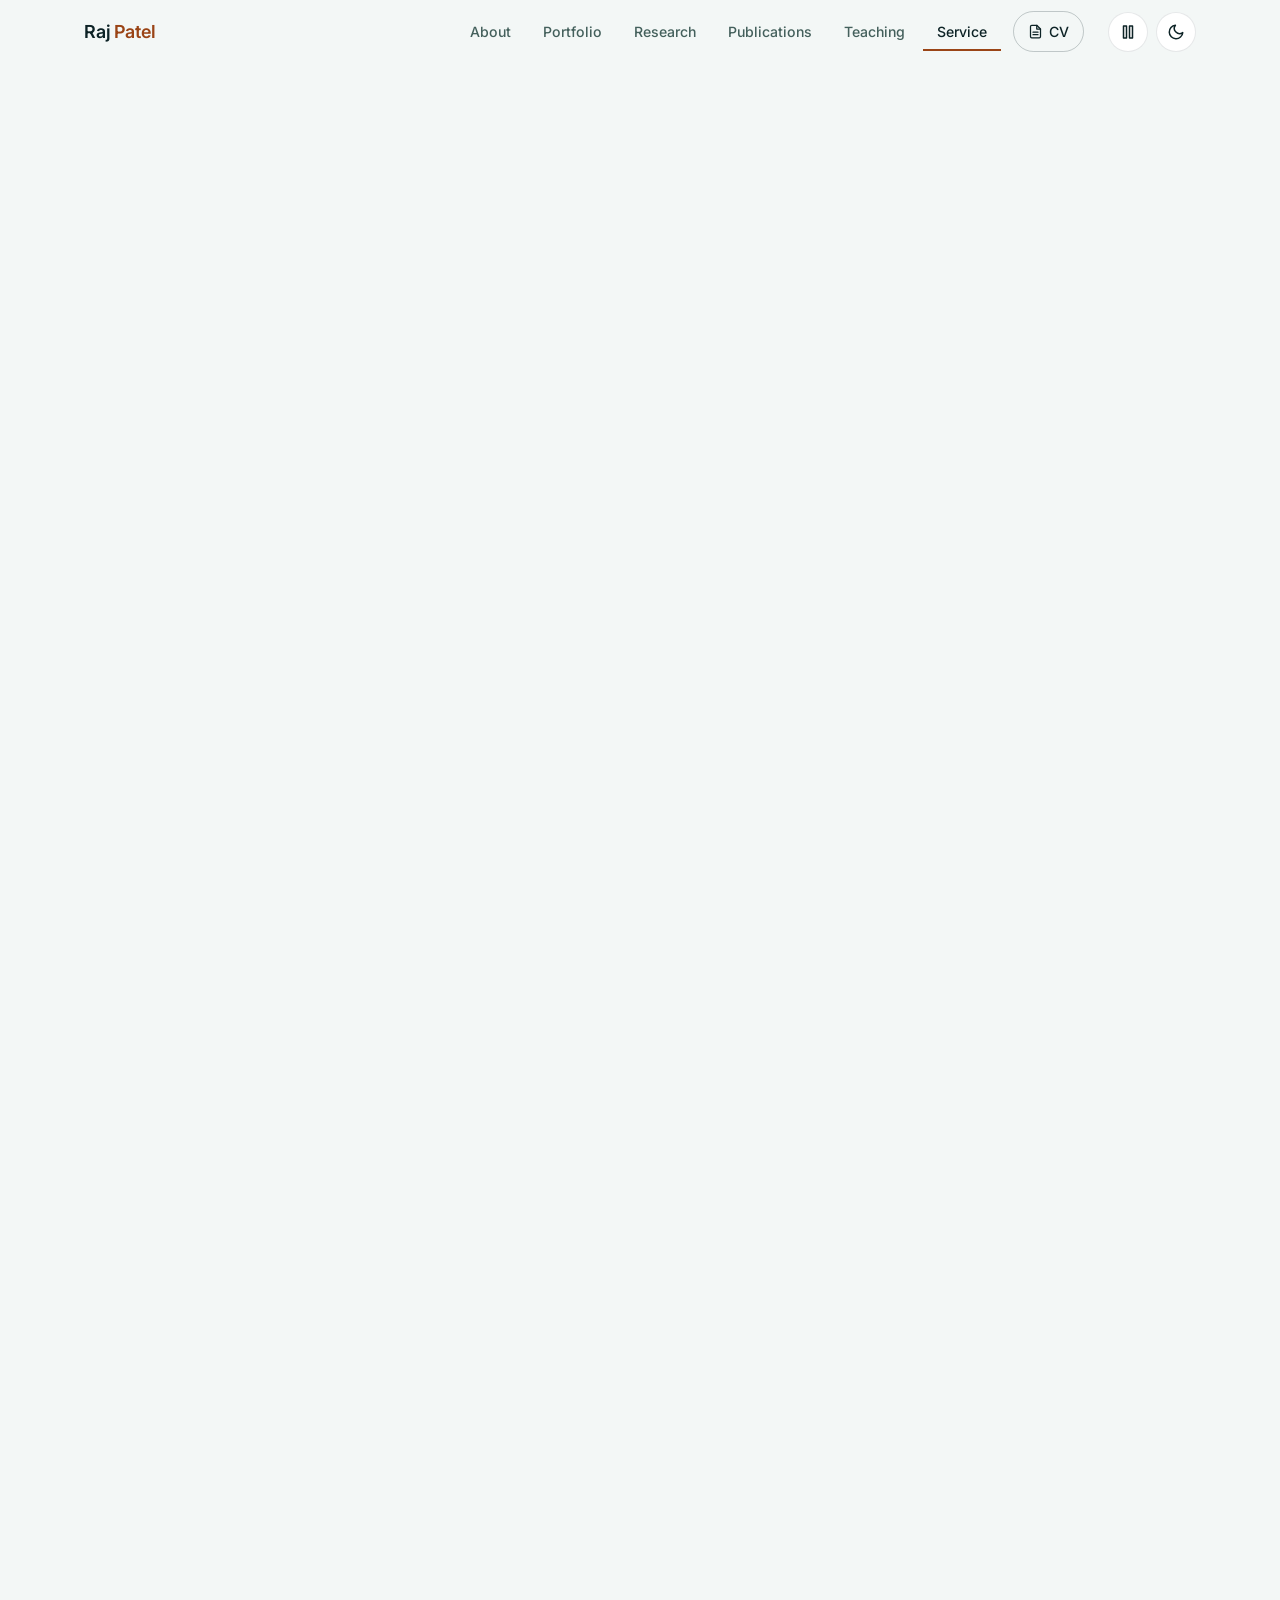
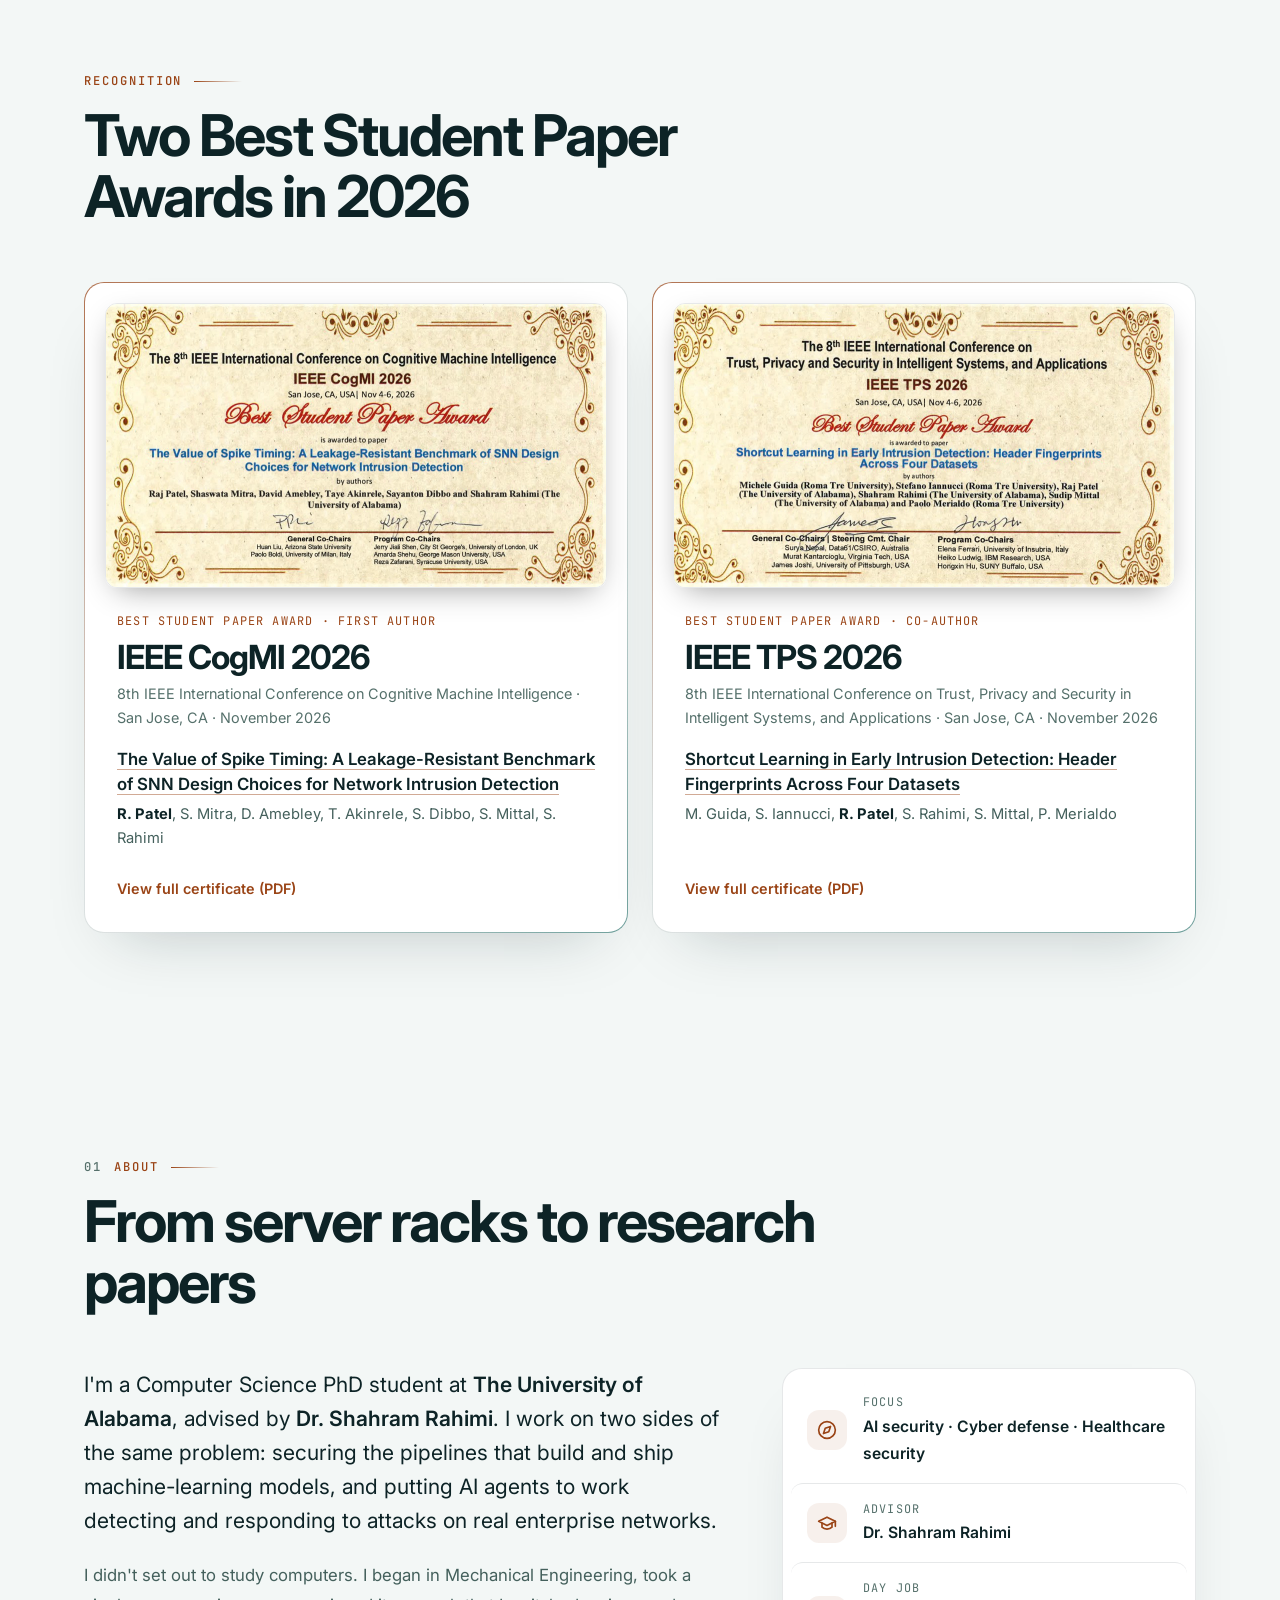
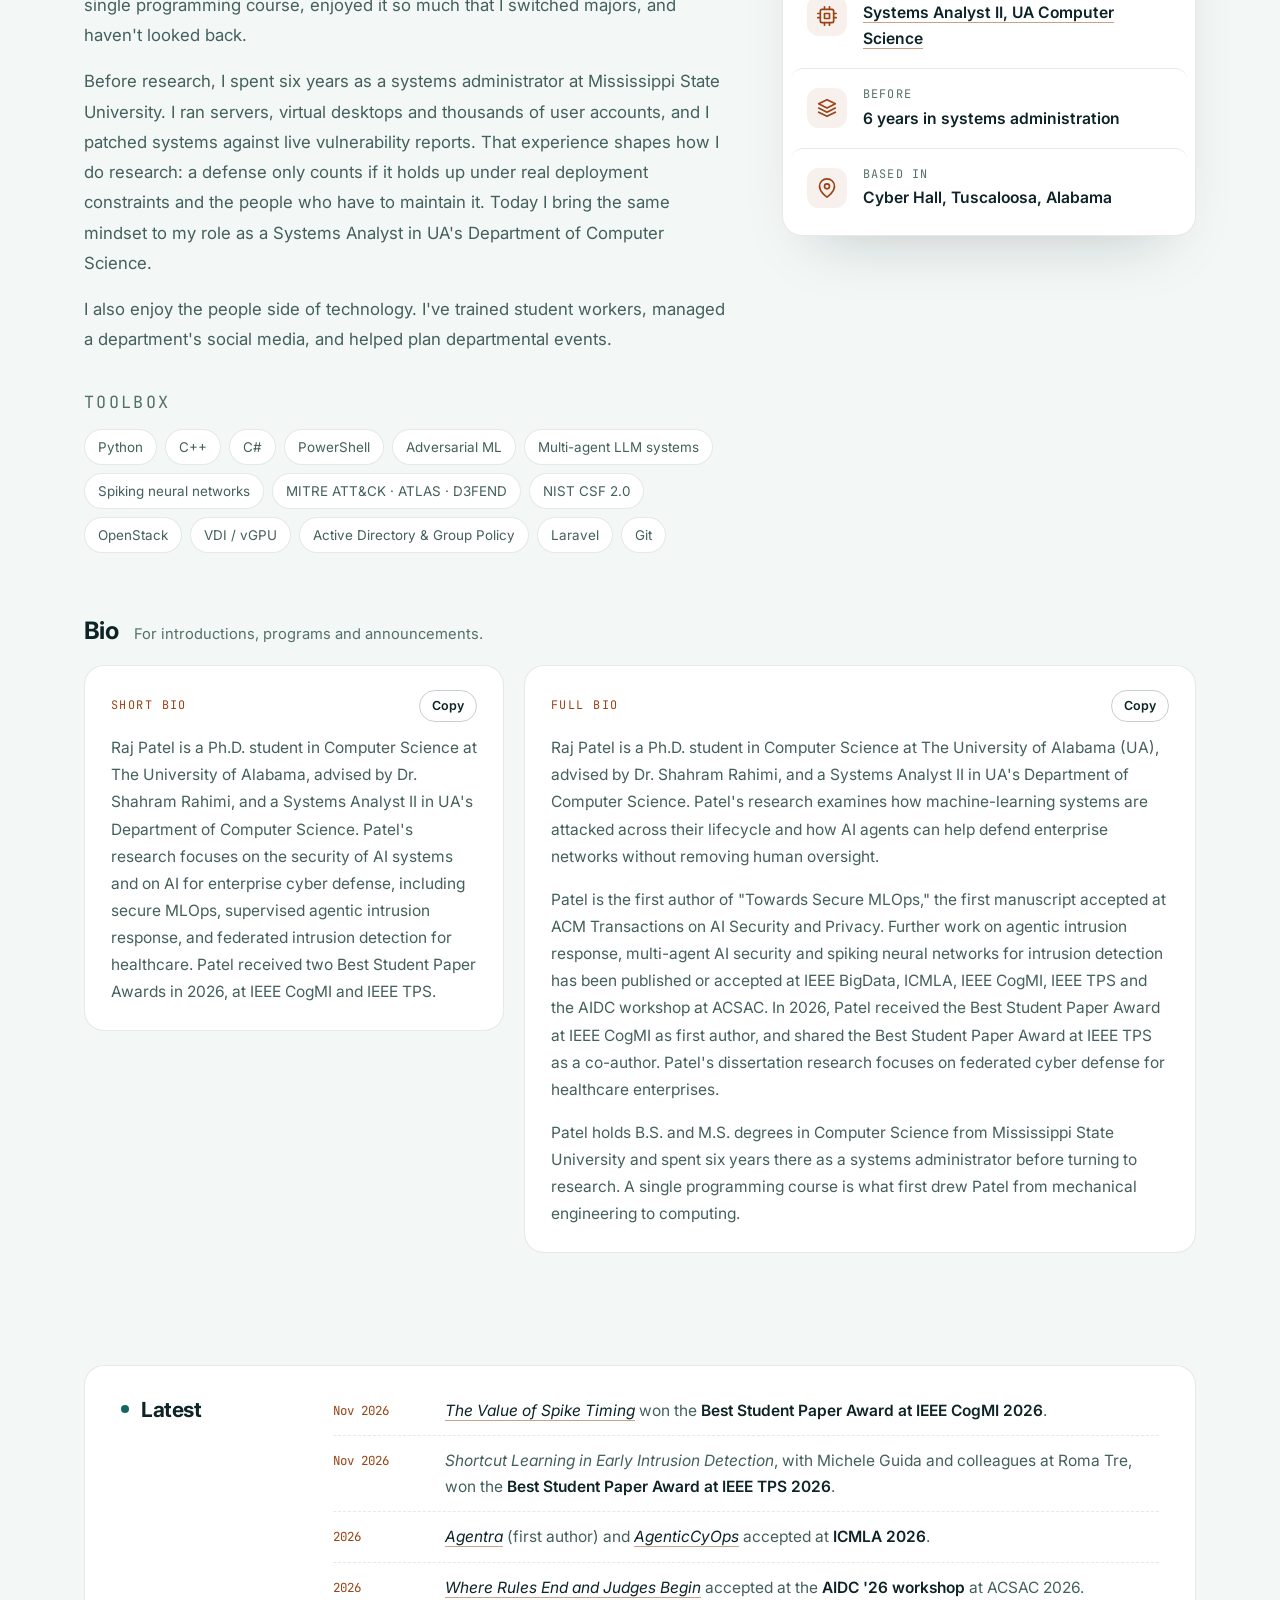
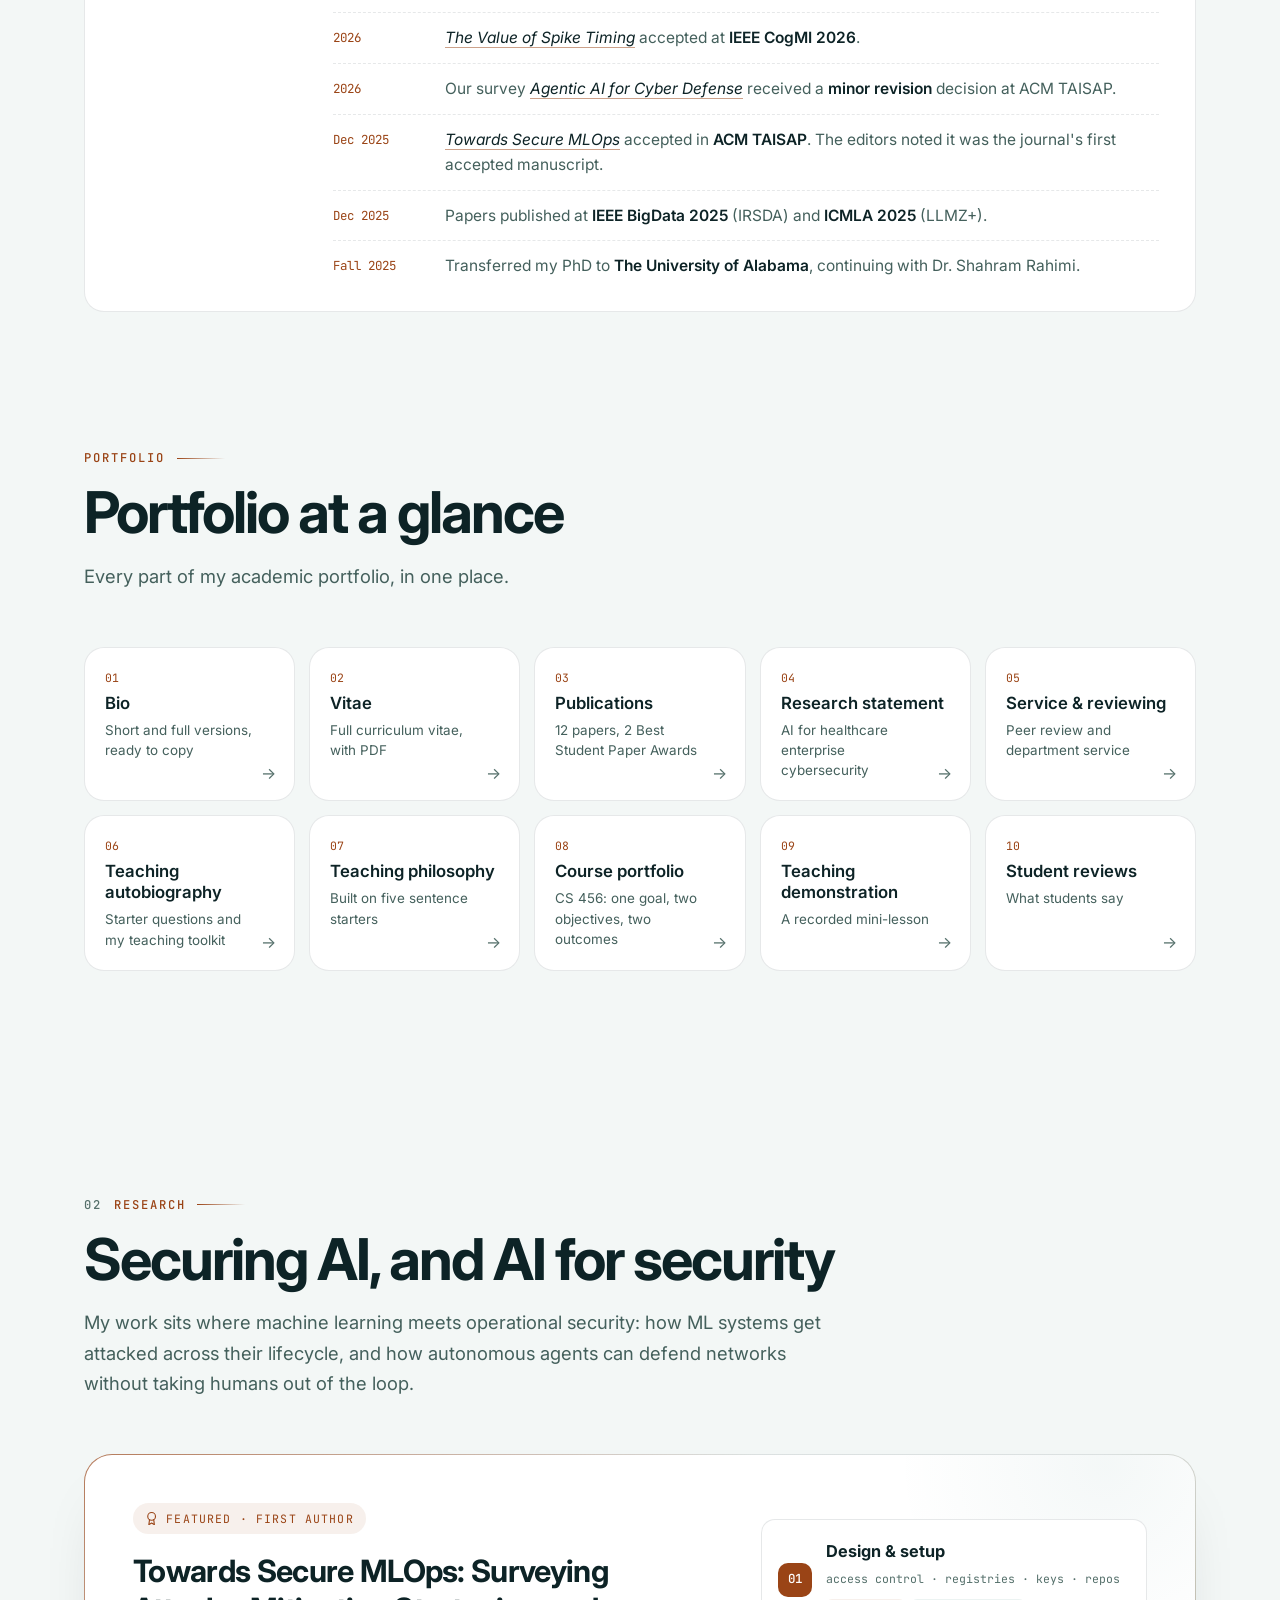
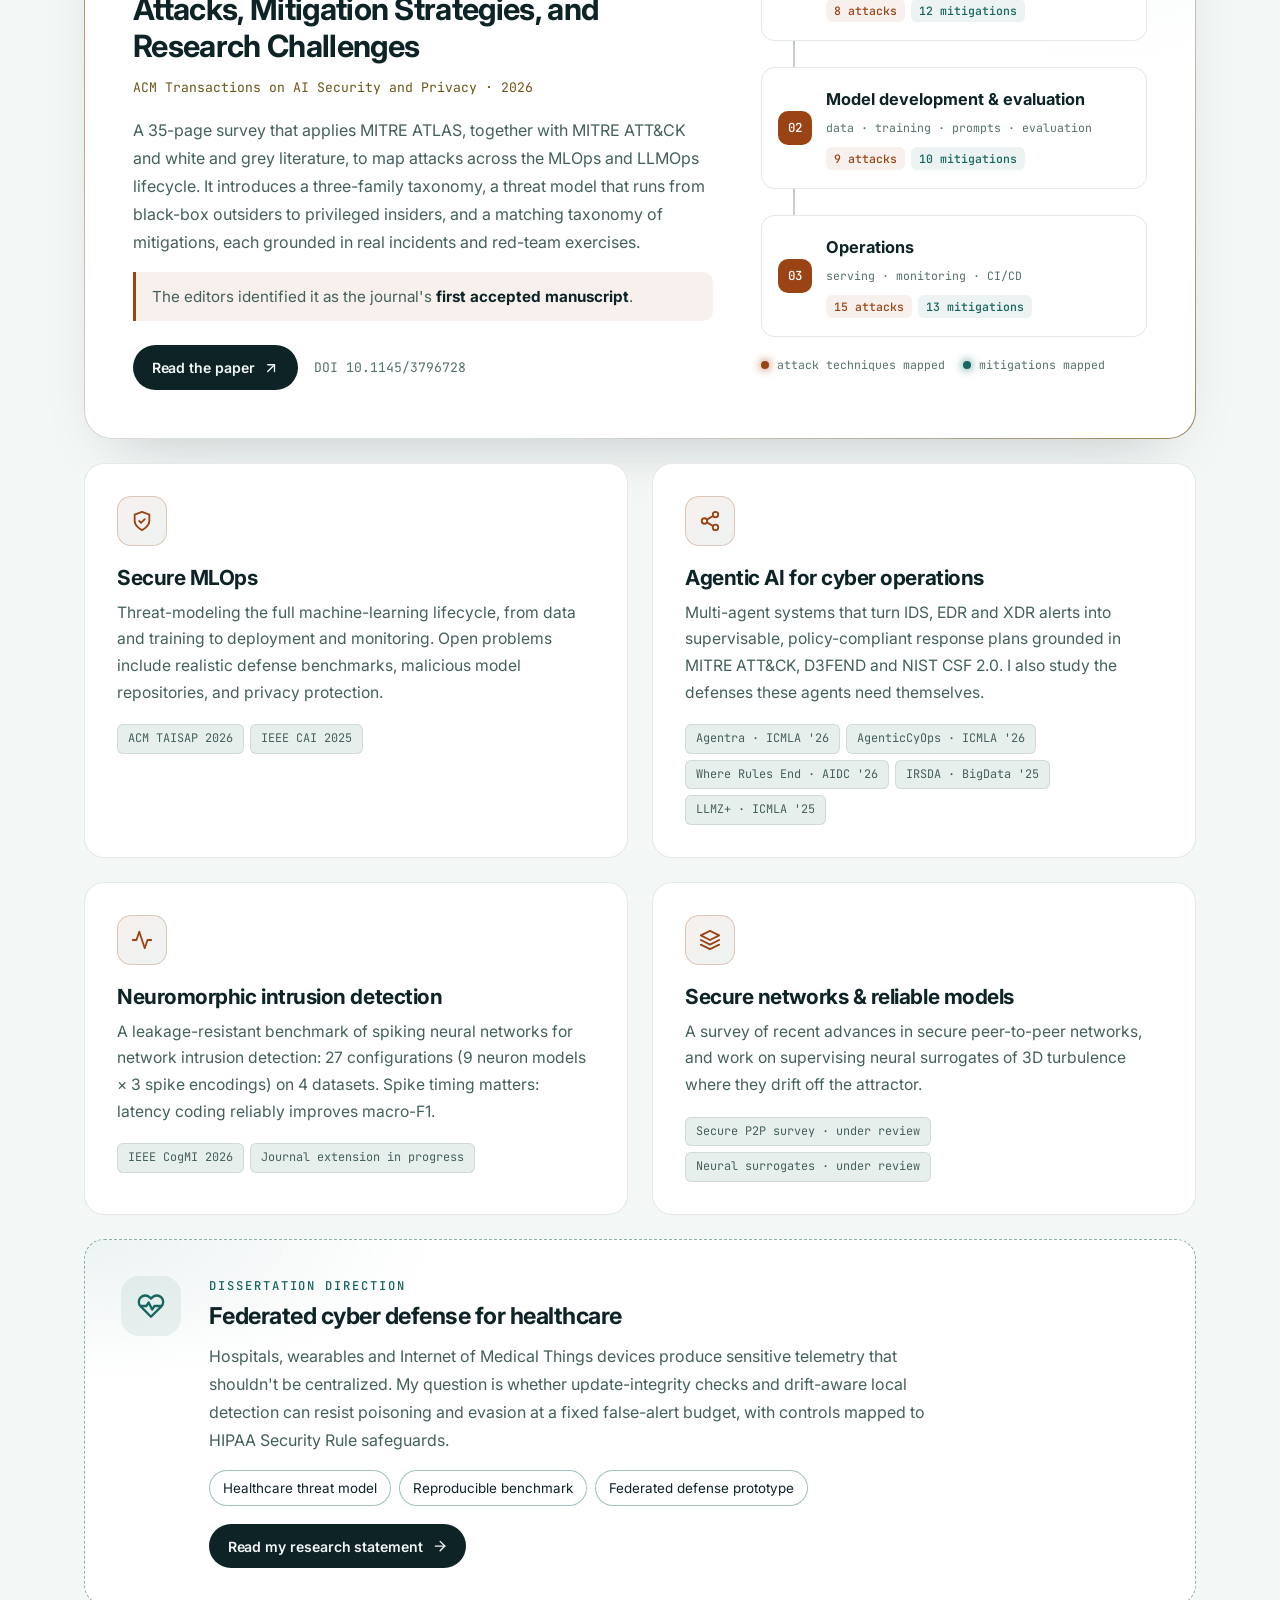
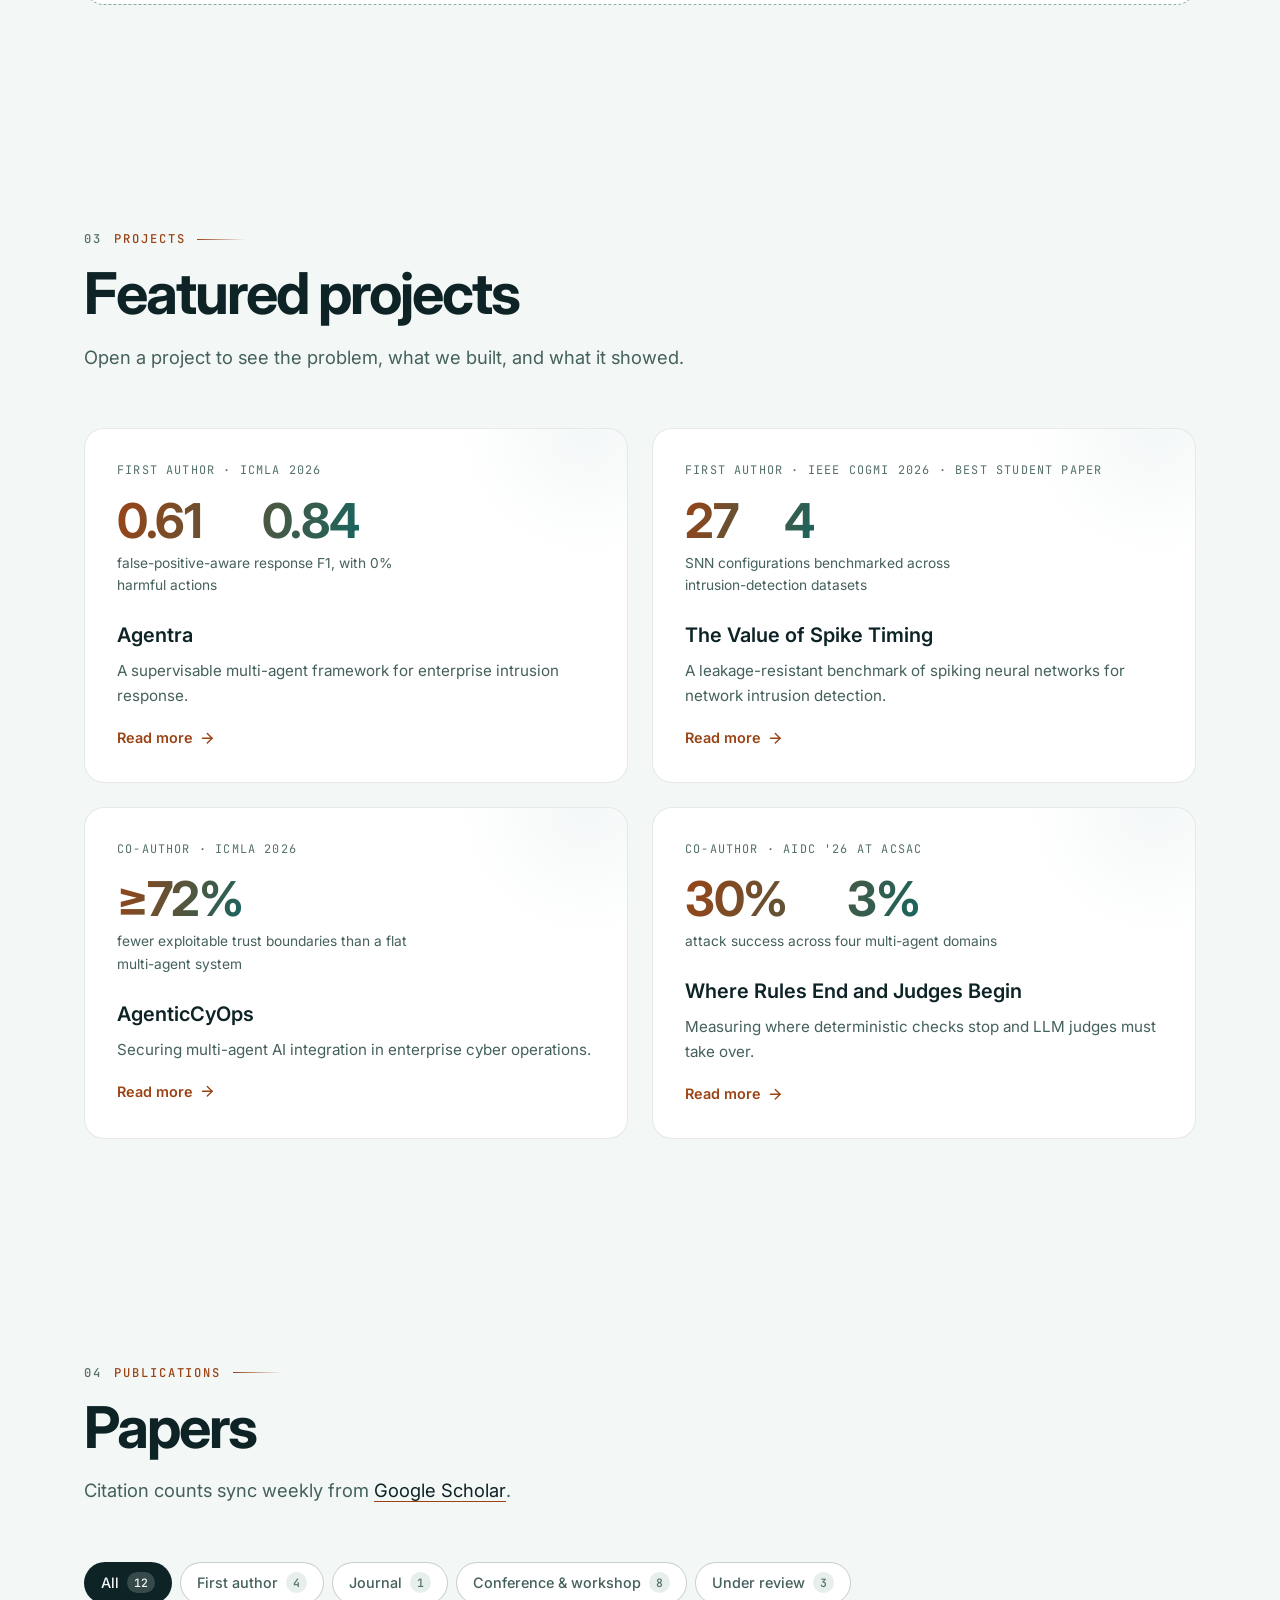
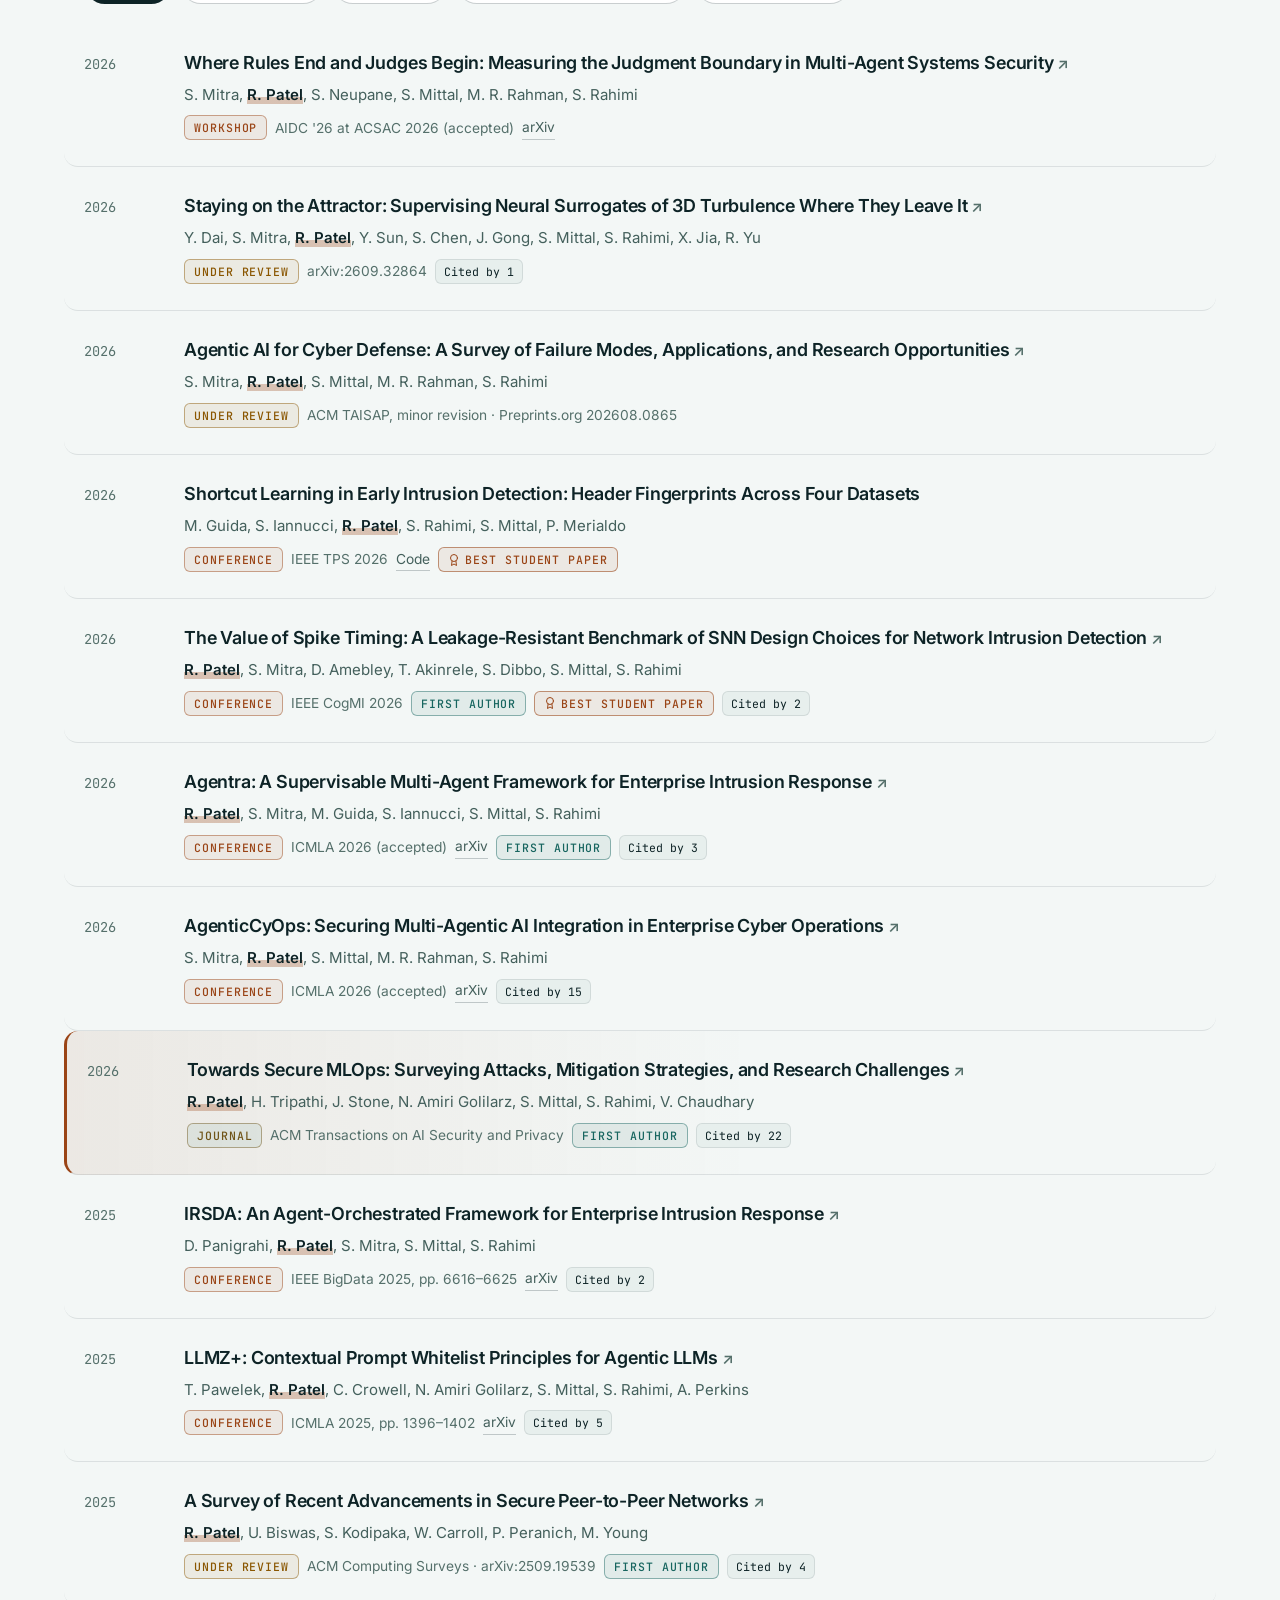
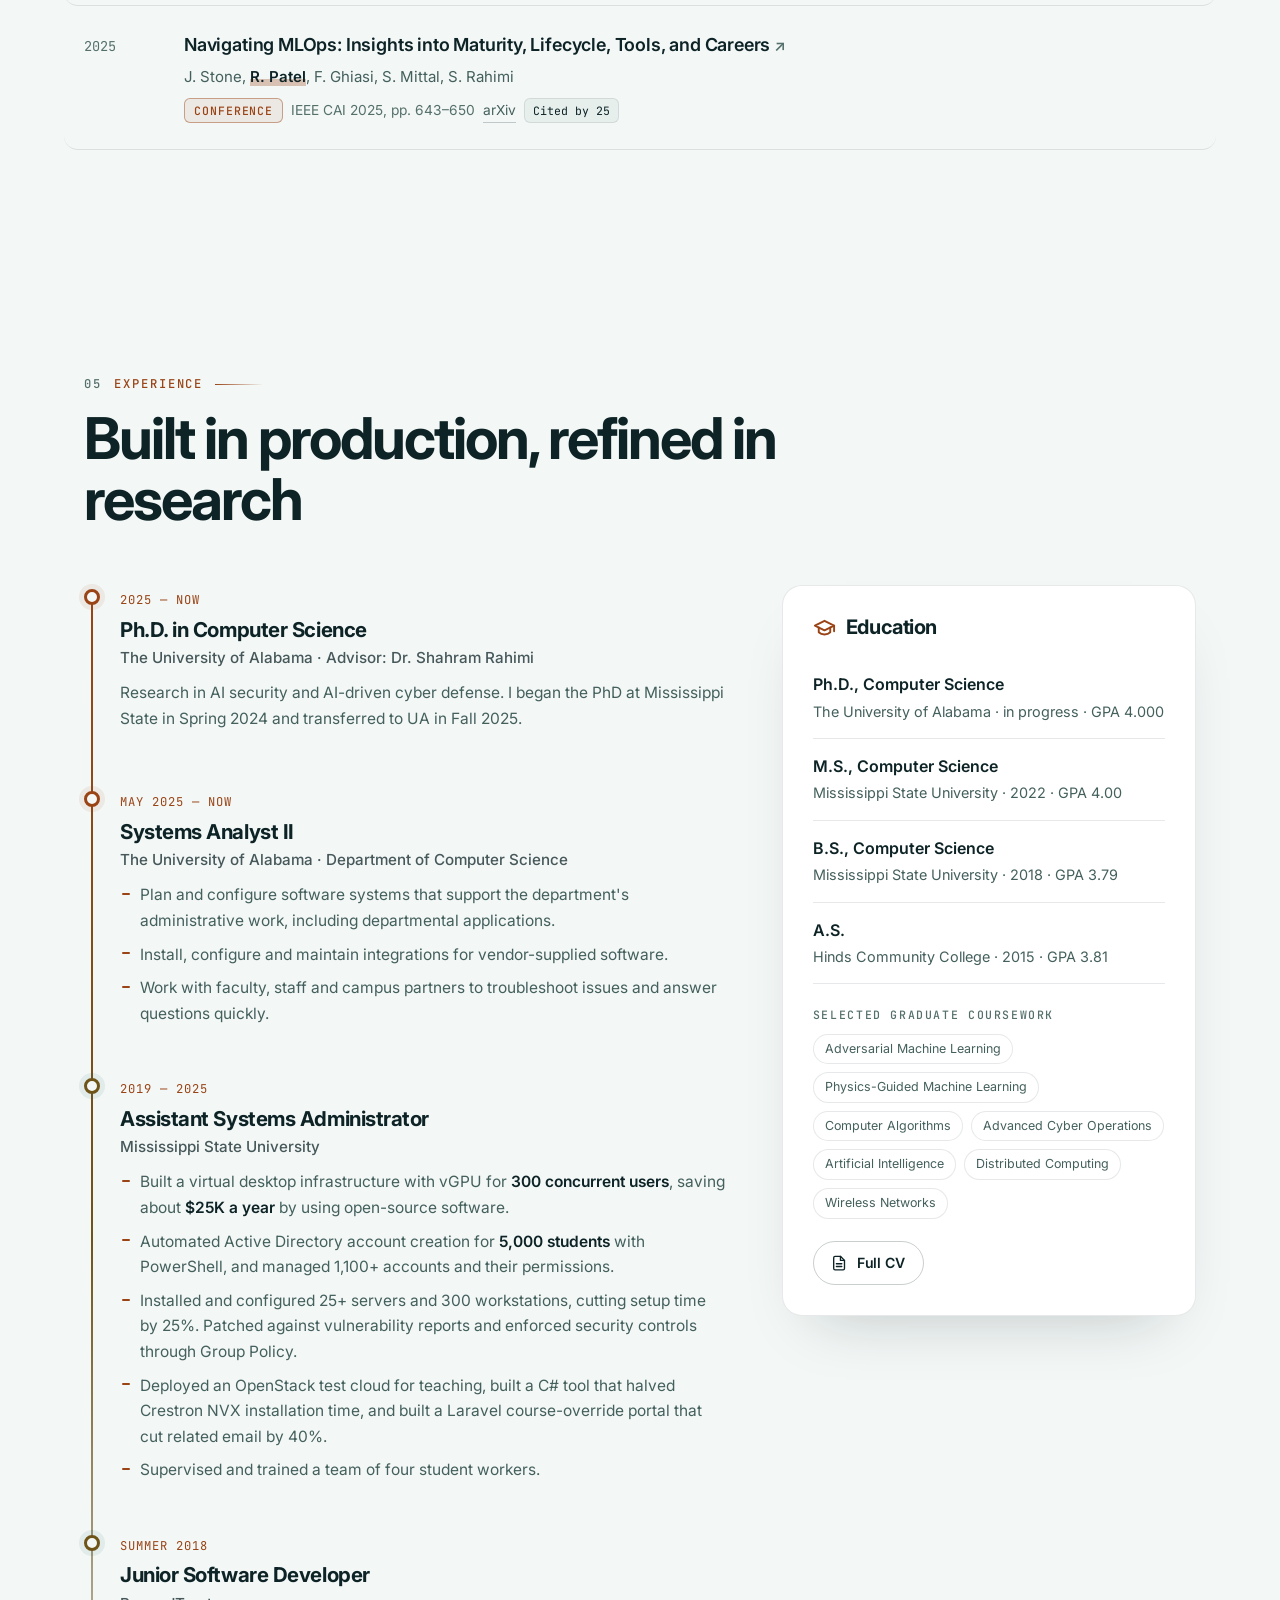
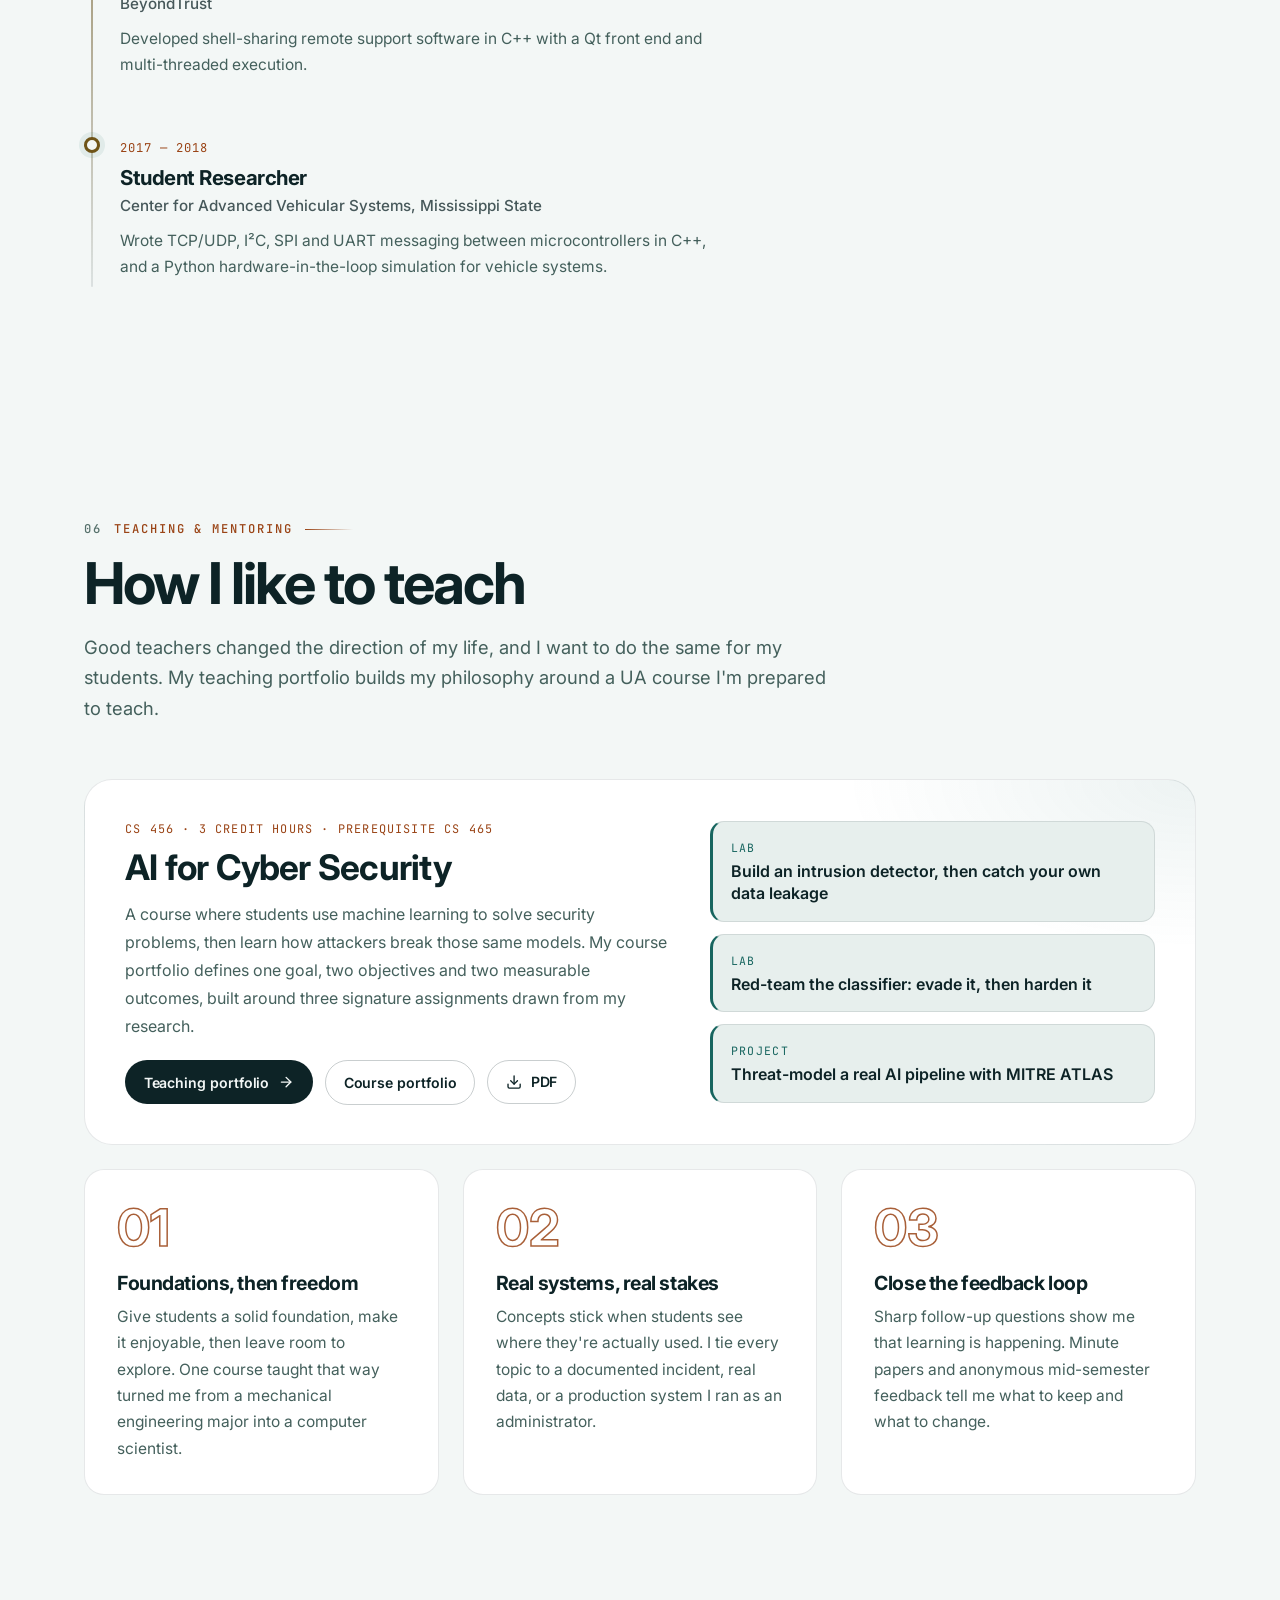
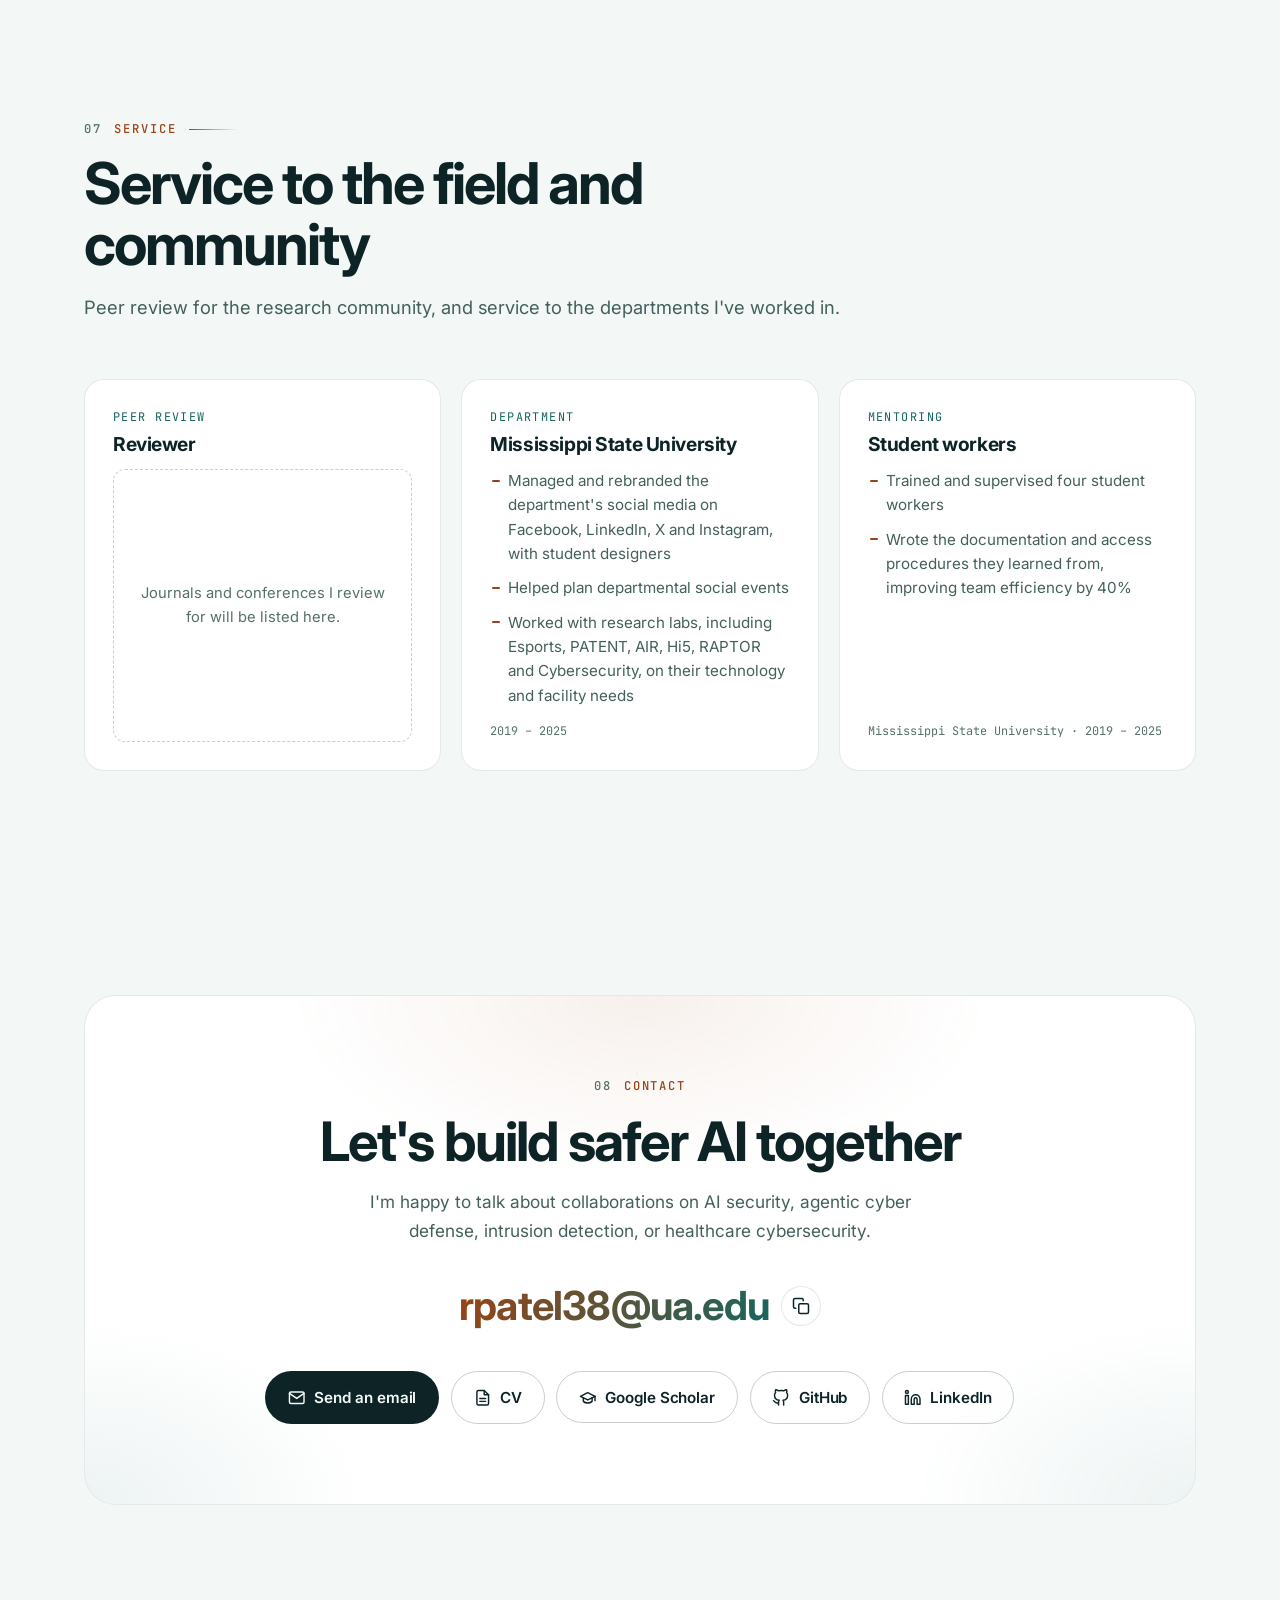
<file: index.html>
<!DOCTYPE html>
<html lang="en" data-theme="dark">
<head>
  <meta charset="utf-8">
  <meta name="viewport" content="width=device-width, initial-scale=1">
  <title>Raj Patel · AI Security & Cyber Defense Researcher</title>
  <meta name="description" content="Raj Patel is a Computer Science PhD student at The University of Alabama researching secure MLOps, agentic AI for cyber defense, and AI-driven intrusion detection and response.">
  <meta name="author" content="Raj Patel">
  <meta name="theme-color" content="#051416">
  <link rel="canonical" href="https://rajpatel-ua.github.io/">

  <meta property="og:type" content="profile">
  <meta property="og:title" content="Raj Patel · AI Security & Cyber Defense Researcher">
  <meta property="og:description" content="PhD student at The University of Alabama researching secure MLOps, agentic AI for cyber defense, and intrusion detection.">
  <meta property="og:url" content="https://rajpatel-ua.github.io/">
  <meta property="og:image" content="https://rajpatel-ua.github.io/assets/img/raj-patel.jpg">
  <meta name="twitter:card" content="summary">

  <link rel="icon" href="assets/img/favicon.svg" type="image/svg+xml">
  <link rel="preload" as="image" type="image/avif" imagesrcset="assets/img/raj-cutout-640.avif 640w, assets/img/raj-cutout-1000.avif 1000w, assets/img/raj-cutout-1400.avif 1400w" imagesizes="(max-width: 1199px) 40vh, 51vh" fetchpriority="high">

  <link rel="preconnect" href="https://fonts.googleapis.com">
  <link rel="preconnect" href="https://fonts.gstatic.com" crossorigin>
  <link href="https://fonts.googleapis.com/css2?family=Inter:wght@400;500;600;700;800&family=JetBrains+Mono:wght@400;500&display=swap" rel="stylesheet">
  <link rel="stylesheet" href="assets/css/style.css?v=20261110c">

  <script>
    // Apply saved theme before first paint to avoid a flash.
    (function () {
      var t = localStorage.getItem('theme');
      if (!t) t = window.matchMedia('(prefers-color-scheme: light)').matches ? 'light' : 'dark';
      document.documentElement.setAttribute('data-theme', t);
      document.documentElement.classList.add('js');
      if (localStorage.getItem('motion') === 'paused') document.documentElement.classList.add('motion-paused');
    })();
  </script>

  <script type="application/ld+json">
  {
    "@context": "https://schema.org",
    "@type": "Person",
    "name": "Raj Patel",
    "jobTitle": "PhD Student in Computer Science",
    "affiliation": { "@type": "CollegeOrUniversity", "name": "The University of Alabama" },
    "alumniOf": [
      { "@type": "CollegeOrUniversity", "name": "Mississippi State University" },
      { "@type": "CollegeOrUniversity", "name": "Hinds Community College" }
    ],
    "email": "mailto:rpatel38@ua.edu",
    "url": "https://rajpatel-ua.github.io/",
    "image": "https://rajpatel-ua.github.io/assets/img/raj-patel.jpg",
    "knowsAbout": ["Secure MLOps", "AI Security", "Agentic AI", "Intrusion Detection", "Intrusion Response", "Healthcare Cybersecurity"],
    "sameAs": [
      "https://scholar.google.com/citations?user=2qoIGecAAAAJ",
      "https://github.com/rajpatel-UA",
      "https://www.linkedin.com/in/uarajpatel/",
      "https://eng.ua.edu/eng-directory/raj-patel/"
    ]
  }
  </script>
</head>
<body>
  <!-- Icon sprite -->
  <svg width="0" height="0" style="position:absolute" aria-hidden="true">
    <defs>
      <symbol id="i-mail" viewBox="0 0 24 24"><path d="M4 4h16c1.1 0 2 .9 2 2v12c0 1.1-.9 2-2 2H4c-1.1 0-2-.9-2-2V6c0-1.1.9-2 2-2z"/><polyline points="22,6 12,13 2,6"/></symbol>
      <symbol id="i-scholar" viewBox="0 0 24 24"><path d="M22 10 12 5 2 10l10 5 10-5z"/><path d="M6 12v5c3 3 9 3 12 0v-5"/><path d="M22 10v6"/></symbol>
      <symbol id="i-linkedin" viewBox="0 0 24 24"><path d="M16 8a6 6 0 0 1 6 6v7h-4v-7a2 2 0 0 0-4 0v7h-4v-7a6 6 0 0 1 6-6z"/><rect x="2" y="9" width="4" height="12"/><circle cx="4" cy="4" r="2"/></symbol>
      <symbol id="i-github" viewBox="0 0 24 24"><path d="M9 19c-5 1.5-5-2.5-7-3m14 6v-3.87a3.37 3.37 0 0 0-.94-2.61c3.14-.35 6.44-1.54 6.44-7A5.44 5.44 0 0 0 20 4.77 5.07 5.07 0 0 0 19.91 1S18.73.65 16 2.48a13.38 13.38 0 0 0-7 0C6.27.65 5.09 1 5.09 1A5.07 5.07 0 0 0 5 4.77a5.44 5.44 0 0 0-1.5 3.78c0 5.42 3.3 6.61 6.44 7A3.37 3.37 0 0 0 9 18.13V22"/></symbol>
      <symbol id="i-arrow" viewBox="0 0 24 24"><line x1="7" y1="17" x2="17" y2="7"/><polyline points="7 7 17 7 17 17"/></symbol>
      <symbol id="i-right" viewBox="0 0 24 24"><line x1="5" y1="12" x2="19" y2="12"/><polyline points="12 5 19 12 12 19"/></symbol>
      <symbol id="i-down" viewBox="0 0 24 24"><line x1="12" y1="5" x2="12" y2="19"/><polyline points="19 12 12 19 5 12"/></symbol>
      <symbol id="i-sun" viewBox="0 0 24 24"><circle cx="12" cy="12" r="5"/><line x1="12" y1="1" x2="12" y2="3"/><line x1="12" y1="21" x2="12" y2="23"/><line x1="4.22" y1="4.22" x2="5.64" y2="5.64"/><line x1="18.36" y1="18.36" x2="19.78" y2="19.78"/><line x1="1" y1="12" x2="3" y2="12"/><line x1="21" y1="12" x2="23" y2="12"/><line x1="4.22" y1="19.78" x2="5.64" y2="18.36"/><line x1="18.36" y1="5.64" x2="19.78" y2="4.22"/></symbol>
      <symbol id="i-moon" viewBox="0 0 24 24"><path d="M21 12.79A9 9 0 1 1 11.21 3 7 7 0 0 0 21 12.79z"/></symbol>
      <symbol id="i-menu" viewBox="0 0 24 24"><line x1="3" y1="7" x2="21" y2="7"/><line x1="3" y1="12" x2="21" y2="12"/><line x1="3" y1="17" x2="21" y2="17"/></symbol>
      <symbol id="i-close" viewBox="0 0 24 24"><line x1="18" y1="6" x2="6" y2="18"/><line x1="6" y1="6" x2="18" y2="18"/></symbol>
      <symbol id="i-shield" viewBox="0 0 24 24"><path d="M12 22s8-4 8-10V5l-8-3-8 3v7c0 6 8 10 8 10z"/><polyline points="9 12 11 14 15 10"/></symbol>
      <symbol id="i-agents" viewBox="0 0 24 24"><circle cx="18" cy="5" r="3"/><circle cx="6" cy="12" r="3"/><circle cx="18" cy="19" r="3"/><line x1="8.59" y1="13.51" x2="15.42" y2="17.49"/><line x1="15.41" y1="6.51" x2="8.59" y2="10.49"/></symbol>
      <symbol id="i-pulse" viewBox="0 0 24 24"><polyline points="22 12 18 12 15 21 9 3 6 12 2 12"/></symbol>
      <symbol id="i-layers" viewBox="0 0 24 24"><polygon points="12 2 2 7 12 12 22 7 12 2"/><polyline points="2 17 12 22 22 17"/><polyline points="2 12 12 17 22 12"/></symbol>
      <symbol id="i-heart" viewBox="0 0 24 24"><path d="M20.84 4.61a5.5 5.5 0 0 0-7.78 0L12 5.67l-1.06-1.06a5.5 5.5 0 0 0-7.78 7.78l1.06 1.06L12 21.23l7.78-7.78 1.06-1.06a5.5 5.5 0 0 0 0-7.78z"/><polyline points="3.5 12 8 12 10 9 13 15 15 12 20.5 12"/></symbol>
      <symbol id="i-award" viewBox="0 0 24 24"><circle cx="12" cy="8" r="7"/><polyline points="8.21 13.89 7 23 12 20 17 23 15.79 13.88"/></symbol>
      <symbol id="i-pin" viewBox="0 0 24 24"><path d="M21 10c0 7-9 13-9 13s-9-6-9-13a9 9 0 0 1 18 0z"/><circle cx="12" cy="10" r="3"/></symbol>
      <symbol id="i-copy" viewBox="0 0 24 24"><rect x="9" y="9" width="13" height="13" rx="2" ry="2"/><path d="M5 15H4a2 2 0 0 1-2-2V4a2 2 0 0 1 2-2h9a2 2 0 0 1 2 2v1"/></symbol>
      <symbol id="i-check" viewBox="0 0 24 24"><polyline points="20 6 9 17 4 12"/></symbol>
      <symbol id="i-compass" viewBox="0 0 24 24"><circle cx="12" cy="12" r="10"/><polygon points="16.24 7.76 14.12 14.12 7.76 16.24 9.88 9.88 16.24 7.76"/></symbol>
      <symbol id="i-cpu" viewBox="0 0 24 24"><rect x="4" y="4" width="16" height="16" rx="2"/><rect x="9" y="9" width="6" height="6"/><line x1="9" y1="1" x2="9" y2="4"/><line x1="15" y1="1" x2="15" y2="4"/><line x1="9" y1="20" x2="9" y2="23"/><line x1="15" y1="20" x2="15" y2="23"/><line x1="20" y1="9" x2="23" y2="9"/><line x1="20" y1="14" x2="23" y2="14"/><line x1="1" y1="9" x2="4" y2="9"/><line x1="1" y1="14" x2="4" y2="14"/></symbol>
      <symbol id="i-file" viewBox="0 0 24 24"><path d="M14 2H6a2 2 0 0 0-2 2v16a2 2 0 0 0 2 2h12a2 2 0 0 0 2-2V8z"/><polyline points="14 2 14 8 20 8"/><line x1="16" y1="13" x2="8" y2="13"/><line x1="16" y1="17" x2="8" y2="17"/></symbol>
      <symbol id="i-download" viewBox="0 0 24 24"><path d="M21 15v4a2 2 0 0 1-2 2H5a2 2 0 0 1-2-2v-4"/><polyline points="7 10 12 15 17 10"/><line x1="12" y1="15" x2="12" y2="3"/></symbol>
      <symbol id="i-play" viewBox="0 0 24 24"><polygon points="6 4 20 12 6 20 6 4"/></symbol>
      <symbol id="i-pause" viewBox="0 0 24 24"><rect x="6" y="4" width="4" height="16"/><rect x="14" y="4" width="4" height="16"/></symbol>
    </defs>
  </svg>

  <a class="skip-link" href="#main">Skip to content</a>

  <!-- ===================== NAV ===================== -->
  <header class="nav" id="nav">
    <div class="container nav__inner">
      <a href="#top" class="brand" aria-label="Raj Patel, back to top">
        <span class="brand__name">Raj <i>Patel</i></span>
      </a>

      <nav class="nav__links" id="nav-links" aria-label="Primary">
        <a href="#about">About</a>
        <a href="#portfolio">Portfolio</a>
        <a href="#research">Research</a>
        <a href="#publications">Publications</a>
        <a href="teaching.html">Teaching</a>
        <a href="#service">Service</a>
        <a href="cv.html" class="nav__cta"><svg aria-hidden="true" focusable="false" class="icon"><use href="#i-file"/></svg> CV</a>
      </nav>

      <div class="nav__actions">
        <button class="icon-btn" id="motion-toggle" aria-pressed="false" aria-label="Pause animations" title="Pause animations">
          <svg aria-hidden="true" focusable="false" class="icon icon--pause"><use href="#i-pause"/></svg>
          <svg aria-hidden="true" focusable="false" class="icon icon--play"><use href="#i-play"/></svg>
        </button>
        <button class="icon-btn" id="theme-toggle" aria-label="Switch color theme" title="Switch color theme">
          <svg aria-hidden="true" focusable="false" class="icon icon--sun"><use href="#i-sun"/></svg>
          <svg aria-hidden="true" focusable="false" class="icon icon--moon"><use href="#i-moon"/></svg>
        </button>
        <button class="icon-btn nav__burger" id="nav-burger" aria-label="Open menu" aria-expanded="false" aria-controls="nav-links">
          <svg aria-hidden="true" focusable="false" class="icon icon--open"><use href="#i-menu"/></svg>
          <svg aria-hidden="true" focusable="false" class="icon icon--close"><use href="#i-close"/></svg>
        </button>
      </div>
    </div>
  </header>

  <main id="main">
    <!-- ===================== HERO ===================== -->
    <section class="hero hero--scene" id="top" aria-labelledby="hero-name">
      <div class="hero__sticky">
        <div class="hero__backdrop" aria-hidden="true"></div>

        <div class="hero__layer hero__layer--name">
          <h1 class="hero__bigname" id="hero-name"><span class="hero__w1">Raj</span><span class="sr-only"> </span><span class="hero__w2">Patel</span></h1>
          <p class="hero__role"><span class="hero__role-a">PhD Student · Computer Science</span><span class="sr-only"> · </span><span class="hero__role-b">The University of Alabama</span></p>
        </div>

        <div class="hero__layer hero__layer--subject">
          <picture class="hero__subject">
            <source type="image/avif" srcset="assets/img/raj-cutout-640.avif 640w, assets/img/raj-cutout-1000.avif 1000w, assets/img/raj-cutout-1400.avif 1400w" sizes="(max-width: 1199px) 40vh, 51vh">
            <img src="assets/img/raj-cutout-1000.webp" srcset="assets/img/raj-cutout-640.webp 640w, assets/img/raj-cutout-1000.webp 1000w, assets/img/raj-cutout-1400.webp 1400w" sizes="(max-width: 1199px) 40vh, 51vh" width="1399" height="2271" alt="Raj Patel in a burgundy suit, smiling" fetchpriority="high">
          </picture>
        </div>

        <div class="container hero__content">
          <div class="hero__intro">
            <a class="hero__honor" href="#awards"><svg aria-hidden="true" focusable="false" class="icon"><use href="#i-award"/></svg> 2× Best Student Paper Award · 2026</a>
            <p class="hero__lead">I make AI systems harder to attack, and I build AI that helps defend the enterprise.</p>
            <div class="hero__ctas">
            <a href="#research" class="btn btn--primary">
              Explore my research
              <svg aria-hidden="true" focusable="false" class="icon"><use href="#i-down"/></svg>
            </a>
            <a href="cv.html" class="btn btn--ghost">
              <svg aria-hidden="true" focusable="false" class="icon"><use href="#i-file"/></svg>
              CV
            </a>
            <a href="https://scholar.google.com/citations?user=2qoIGecAAAAJ&hl=en" class="btn btn--icon" target="_blank" rel="noopener" aria-label="Google Scholar profile">
              <svg aria-hidden="true" focusable="false" class="icon"><use href="#i-scholar"/></svg>
            </a>
            <a href="mailto:rpatel38@ua.edu" class="btn btn--icon" aria-label="Email Raj">
              <svg aria-hidden="true" focusable="false" class="icon"><use href="#i-mail"/></svg>
            </a>
            <a href="https://github.com/rajpatel-UA" class="btn btn--icon" target="_blank" rel="noopener" aria-label="GitHub profile">
              <svg aria-hidden="true" focusable="false" class="icon"><use href="#i-github"/></svg>
            </a>
            <a href="https://www.linkedin.com/in/uarajpatel/" class="btn btn--icon" target="_blank" rel="noopener" aria-label="LinkedIn profile">
              <svg aria-hidden="true" focusable="false" class="icon"><use href="#i-linkedin"/></svg>
            </a>
            </div>
          </div>
          <div class="hero__aside">
            <dl class="stats">
            <div class="stat"><dt>Publications</dt><dd data-count="12" data-scholar="publications">12</dd></div>
            <div class="stat"><dt>First-author</dt><dd data-count="4">4</dd></div>
            <div class="stat"><dt>Citations</dt><dd data-count="77" data-scholar="citations">77</dd></div>
            <div class="stat"><dt>h-index</dt><dd data-count="4" data-scholar="h_index">4</dd></div>
          </dl>
            <p class="stats__note" id="scholar-note">Synced weekly from Google Scholar</p>
          </div>
        </div>

        <div class="hero__veil" aria-hidden="true"></div>
      </div>
    </section>

    <!-- ===================== AWARDS ===================== -->
    <section class="section section--awards" id="awards" aria-labelledby="awards-title">
      <div class="container">
        <header class="section__head reveal">
          <p class="eyebrow">Recognition</p>
          <h2 id="awards-title">Two Best Student Paper Awards in 2026</h2>
        </header>
        <div class="awards">
          <article class="award reveal">
            <a class="award__figure" href="assets/docs/awards/CogMI-2026-Best-Student-Paper.pdf" target="_blank" rel="noopener" tabindex="-1" aria-hidden="true"><img src="assets/img/award-cogmi-2026.jpg" alt="" width="1000" height="566" loading="lazy" decoding="async"></a>
            <p class="award__kicker">Best Student Paper Award · First author</p>
            <h3 class="award__venue">IEEE CogMI 2026</h3>
            <p class="award__conf">8th IEEE International Conference on Cognitive Machine Intelligence · San Jose, CA · November 2026</p>
            <p class="award__paper"><a href="https://arxiv.org/abs/2606.01442" target="_blank" rel="noopener">The Value of Spike Timing: A Leakage-Resistant Benchmark of SNN Design Choices for Network Intrusion Detection</a></p>
            <p class="award__authors"><b>R. Patel</b>, S. Mitra, D. Amebley, T. Akinrele, S. Dibbo, S. Mittal, S. Rahimi</p>
            <a class="award__cert" href="assets/docs/awards/CogMI-2026-Best-Student-Paper.pdf" target="_blank" rel="noopener">View full certificate (PDF)</a>
          </article>
          <article class="award reveal">
            <a class="award__figure" href="assets/docs/awards/TPS-2026-Best-Student-Paper.pdf" target="_blank" rel="noopener" tabindex="-1" aria-hidden="true"><img src="assets/img/award-tps-2026.jpg" alt="" width="1000" height="566" loading="lazy" decoding="async"></a>
            <p class="award__kicker">Best Student Paper Award · Co-author</p>
            <h3 class="award__venue">IEEE TPS 2026</h3>
            <p class="award__conf">8th IEEE International Conference on Trust, Privacy and Security in Intelligent Systems, and Applications · San Jose, CA · November 2026</p>
            <p class="award__paper"><a href="https://github.com/micheleguidaa/early-nids-artifact" target="_blank" rel="noopener">Shortcut Learning in Early Intrusion Detection: Header Fingerprints Across Four Datasets</a></p>
            <p class="award__authors">M. Guida, S. Iannucci, <b>R. Patel</b>, S. Rahimi, S. Mittal, P. Merialdo</p>
            <a class="award__cert" href="assets/docs/awards/TPS-2026-Best-Student-Paper.pdf" target="_blank" rel="noopener">View full certificate (PDF)</a>
          </article>
        </div>
      </div>
    </section>

    <!-- ===================== ABOUT ===================== -->
    <section class="section" id="about">
      <div class="container">
        <header class="section__head reveal">
          <p class="eyebrow"><span>01</span> About</p>
          <h2>From server racks to research papers</h2>
        </header>

        <div class="about">
          <div class="about__body reveal">
            <p class="about__intro">
              I'm a Computer Science PhD student at <strong>The University of Alabama</strong>, advised by
              <strong>Dr. Shahram Rahimi</strong>. I work on two sides of the same problem: securing
              the pipelines that build and ship machine-learning models, and putting AI agents to work
              detecting and responding to attacks on real enterprise networks.
            </p>
            <p>
              I didn't set out to study computers. I began in Mechanical Engineering, took a single
              programming course, enjoyed it so much that I switched majors, and haven't looked back.
            </p>
            <p>
              Before research, I spent six years as a systems administrator at Mississippi State
              University. I ran servers, virtual desktops and thousands of user accounts, and I patched
              systems against live vulnerability reports. That experience shapes how I do research:
              a defense only counts if it holds up under real deployment constraints and the
              people who have to maintain it. Today I bring the same mindset to my role as a Systems
              Analyst in UA's Department of Computer Science.
            </p>
            <p>
              I also enjoy the people side of technology. I've trained student workers, managed a
              department's social media, and helped plan departmental events.
            </p>

            <div class="toolbox">
              <p class="toolbox__label">Toolbox</p>
              <ul class="tags">
                <li>Python</li><li>C++</li><li>C#</li><li>PowerShell</li>
                <li>Adversarial ML</li><li>Multi-agent LLM systems</li><li>Spiking neural networks</li>
                <li>MITRE ATT&amp;CK · ATLAS · D3FEND</li><li>NIST CSF 2.0</li>
                <li>OpenStack</li><li>VDI / vGPU</li><li>Active Directory &amp; Group Policy</li>
                <li>Laravel</li><li>Git</li>
              </ul>
            </div>
          </div>

          <aside class="facts reveal" aria-label="Quick facts">
            <div class="facts__row">
              <svg aria-hidden="true" focusable="false" class="icon"><use href="#i-compass"/></svg>
              <div><span>Focus</span><strong>AI security · Cyber defense · Healthcare security</strong></div>
            </div>
            <div class="facts__row">
              <svg aria-hidden="true" focusable="false" class="icon"><use href="#i-scholar"/></svg>
              <div><span>Advisor</span><strong>Dr. Shahram Rahimi</strong></div>
            </div>
            <div class="facts__row">
              <svg aria-hidden="true" focusable="false" class="icon"><use href="#i-cpu"/></svg>
              <div><span>Day job</span><strong><a href="https://eng.ua.edu/eng-directory/raj-patel/" target="_blank" rel="noopener">Systems Analyst II, UA Computer Science</a></strong></div>
            </div>
            <div class="facts__row">
              <svg aria-hidden="true" focusable="false" class="icon"><use href="#i-layers"/></svg>
              <div><span>Before</span><strong>6 years in systems administration</strong></div>
            </div>
            <div class="facts__row">
              <svg aria-hidden="true" focusable="false" class="icon"><use href="#i-pin"/></svg>
              <div><span>Based in</span><strong>Cyber Hall, Tuscaloosa, Alabama</strong></div>
            </div>
          </aside>
        </div>

        <div class="bio reveal" id="bio">
          <div class="bio__head">
            <h3>Bio</h3>
            <p>For introductions, programs and announcements.</p>
          </div>
          <div class="bio__grid">
            <article class="bio__card">
              <div class="bio__bar"><span>Short bio</span><button class="copy-btn" data-copy="#bio-short">Copy</button></div>
              <div id="bio-short">
                <p>Raj Patel is a Ph.D. student in Computer Science at The University of Alabama, advised by Dr. Shahram Rahimi, and a Systems Analyst II in UA's Department of Computer Science. Patel's research focuses on the security of AI systems and on AI for enterprise cyber defense, including secure MLOps, supervised agentic intrusion response, and federated intrusion detection for healthcare. Patel received two Best Student Paper Awards in 2026, at IEEE CogMI and IEEE TPS.</p>
              </div>
            </article>
            <article class="bio__card">
              <div class="bio__bar"><span>Full bio</span><button class="copy-btn" data-copy="#bio-full">Copy</button></div>
              <div id="bio-full">
                <p>Raj Patel is a Ph.D. student in Computer Science at The University of Alabama (UA), advised by Dr. Shahram Rahimi, and a Systems Analyst II in UA's Department of Computer Science. Patel's research examines how machine-learning systems are attacked across their lifecycle and how AI agents can help defend enterprise networks without removing human oversight.</p>
                <p>Patel is the first author of "Towards Secure MLOps," the first manuscript accepted at ACM Transactions on AI Security and Privacy. Further work on agentic intrusion response, multi-agent AI security and spiking neural networks for intrusion detection has been published or accepted at IEEE BigData, ICMLA, IEEE CogMI, IEEE TPS and the AIDC workshop at ACSAC. In 2026, Patel received the Best Student Paper Award at IEEE CogMI as first author, and shared the Best Student Paper Award at IEEE TPS as a co-author. Patel's dissertation research focuses on federated cyber defense for healthcare enterprises.</p>
                <p>Patel holds B.S. and M.S. degrees in Computer Science from Mississippi State University and spent six years there as a systems administrator before turning to research. A single programming course is what first drew Patel from mechanical engineering to computing.</p>
              </div>
            </article>
          </div>
        </div>
      </div>
    </section>

    <!-- ===================== NEWS ===================== -->
    <section class="section section--tight" id="news" aria-labelledby="news-title">
      <div class="container">
        <div class="news reveal">
          <h2 class="news__title" id="news-title"><span class="live-dot"></span> Latest</h2>
          <ol class="news__list">
            <li><time>Nov 2026</time><p><a href="https://arxiv.org/abs/2606.01442" target="_blank" rel="noopener"><em>The Value of Spike Timing</em></a> won the <strong>Best Student Paper Award at IEEE CogMI 2026</strong>.</p></li>
            <li><time>Nov 2026</time><p><em>Shortcut Learning in Early Intrusion Detection</em>, with Michele Guida and colleagues at Roma Tre, won the <strong>Best Student Paper Award at IEEE TPS 2026</strong>.</p></li>
            <li><time>2026</time><p><a href="https://arxiv.org/abs/2606.18325" target="_blank" rel="noopener"><em>Agentra</em></a> (first author) and <a href="https://arxiv.org/abs/2603.09134" target="_blank" rel="noopener"><em>AgenticCyOps</em></a> accepted at <strong>ICMLA 2026</strong>.</p></li>
            <li><time>2026</time><p><a href="https://arxiv.org/abs/2610.07657" target="_blank" rel="noopener"><em>Where Rules End and Judges Begin</em></a> accepted at the <strong>AIDC '26 workshop</strong> at ACSAC 2026.</p></li>
            <li><time>2026</time><p><a href="https://arxiv.org/abs/2606.01442" target="_blank" rel="noopener"><em>The Value of Spike Timing</em></a> accepted at <strong>IEEE CogMI 2026</strong>.</p></li>
            <li><time>2026</time><p>Our survey <a href="https://www.preprints.org/manuscript/202608.0865" target="_blank" rel="noopener"><em>Agentic AI for Cyber Defense</em></a> received a <strong>minor revision</strong> decision at ACM TAISAP.</p></li>
            <li><time>Dec 2025</time><p><a href="https://doi.org/10.1145/3796728" target="_blank" rel="noopener"><em>Towards Secure MLOps</em></a> accepted in <strong>ACM TAISAP</strong>. The editors noted it was the journal's first accepted manuscript.</p></li>
            <li><time>Dec 2025</time><p>Papers published at <strong>IEEE BigData 2025</strong> (IRSDA) and <strong>ICMLA 2025</strong> (LLMZ+).</p></li>
            <li><time>Fall 2025</time><p>Transferred my PhD to <strong>The University of Alabama</strong>, continuing with Dr. Shahram Rahimi.</p></li>
          </ol>
        </div>
      </div>
    </section>

    <!-- ===================== PORTFOLIO ===================== -->
    <section class="section" id="portfolio">
      <div class="container">
        <header class="section__head reveal">
          <p class="eyebrow">Portfolio</p>
          <h2>Portfolio at a glance</h2>
          <p class="section__sub">Every part of my academic portfolio, in one place.</p>
        </header>
        <div class="pgrid">
          <a class="ptile reveal" href="#bio"><span class="ptile__num">01</span><strong>Bio</strong><span>Short and full versions, ready to copy</span></a>
          <a class="ptile reveal" href="cv.html"><span class="ptile__num">02</span><strong>Vitae</strong><span>Full curriculum vitae, with PDF</span></a>
          <a class="ptile reveal" href="#publications"><span class="ptile__num">03</span><strong>Publications</strong><span>12 papers, 2 Best Student Paper Awards</span></a>
          <a class="ptile reveal" href="research.html"><span class="ptile__num">04</span><strong>Research statement</strong><span>AI for healthcare enterprise cybersecurity</span></a>
          <a class="ptile reveal" href="#service"><span class="ptile__num">05</span><strong>Service &amp; reviewing</strong><span>Peer review and department service</span></a>
          <a class="ptile reveal" href="teaching.html#autobiography"><span class="ptile__num">06</span><strong>Teaching autobiography</strong><span>Starter questions and my teaching toolkit</span></a>
          <a class="ptile reveal" href="teaching.html#philosophy"><span class="ptile__num">07</span><strong>Teaching philosophy</strong><span>Built on five sentence starters</span></a>
          <a class="ptile reveal" href="teaching.html#course"><span class="ptile__num">08</span><strong>Course portfolio</strong><span>CS 456: one goal, two objectives, two outcomes</span></a>
          <a class="ptile reveal" href="teaching.html#video"><span class="ptile__num">09</span><strong>Teaching demonstration</strong><span>A recorded mini-lesson</span></a>
          <a class="ptile reveal" href="teaching.html#reviews"><span class="ptile__num">10</span><strong>Student reviews</strong><span>What students say</span></a>
        </div>
      </div>
    </section>

    <!-- ===================== RESEARCH ===================== -->
    <section class="section" id="research">
      <div class="container">
        <header class="section__head reveal">
          <p class="eyebrow"><span>02</span> Research</p>
          <h2>Securing AI, and AI for security</h2>
          <p class="section__sub">
            My work sits where machine learning meets operational security: how ML systems get
            attacked across their lifecycle, and how autonomous agents can defend networks without
            taking humans out of the loop.
          </p>
        </header>

        <!-- Spotlight -->
        <article class="spotlight reveal">
          <div class="spotlight__text">
            <p class="spotlight__badge"><svg aria-hidden="true" focusable="false" class="icon"><use href="#i-award"/></svg> Featured · First author</p>
            <h3>Towards Secure MLOps: Surveying Attacks, Mitigation Strategies, and Research Challenges</h3>
            <p class="spotlight__venue">ACM Transactions on AI Security and Privacy · 2026</p>
            <p>
              A 35-page survey that applies MITRE ATLAS, together with MITRE ATT&amp;CK and white and grey
              literature, to map attacks across the MLOps and LLMOps lifecycle. It introduces a
              three-family taxonomy, a threat model that runs from black-box outsiders to privileged
              insiders, and a matching taxonomy of mitigations, each grounded in real incidents and
              red-team exercises.
            </p>
            <p class="spotlight__note">The editors identified it as the journal's <strong>first accepted manuscript</strong>.</p>
            <div class="spotlight__links">
              <a class="btn btn--primary btn--sm" href="https://doi.org/10.1145/3796728" target="_blank" rel="noopener">Read the paper <svg aria-hidden="true" focusable="false" class="icon"><use href="#i-arrow"/></svg></a>
              <span class="mono muted">DOI 10.1145/3796728</span>
            </div>
          </div>

          <div class="pipeline" aria-label="The three lifecycle families in the survey, with attack and mitigation counts">
            <div class="pipeline__stage">
              <span class="pipeline__num">01</span>
              <strong>Design &amp; setup</strong>
              <span class="pipeline__meta">access control · registries · keys · repos</span>
              <span class="pipeline__counts"><b class="t">8 attacks</b><b class="d">12 mitigations</b></span>
            </div>
            <div class="pipeline__link" aria-hidden="true"></div>
            <div class="pipeline__stage">
              <span class="pipeline__num">02</span>
              <strong>Model development &amp; evaluation</strong>
              <span class="pipeline__meta">data · training · prompts · evaluation</span>
              <span class="pipeline__counts"><b class="t">9 attacks</b><b class="d">10 mitigations</b></span>
            </div>
            <div class="pipeline__link" aria-hidden="true"></div>
            <div class="pipeline__stage">
              <span class="pipeline__num">03</span>
              <strong>Operations</strong>
              <span class="pipeline__meta">serving · monitoring · CI/CD</span>
              <span class="pipeline__counts"><b class="t">15 attacks</b><b class="d">13 mitigations</b></span>
            </div>
            <div class="pipeline__legend">
              <span><i class="dot dot--threat"></i>attack techniques mapped</span>
              <span><i class="dot dot--defense"></i>mitigations mapped</span>
            </div>
          </div>
        </article>

        <!-- Themes -->
        <div class="themes">
          <article class="theme reveal">
            <div class="theme__icon"><svg aria-hidden="true" focusable="false" class="icon"><use href="#i-shield"/></svg></div>
            <h3>Secure MLOps</h3>
            <p>
              Threat-modeling the full machine-learning lifecycle, from data and training to deployment and
              monitoring. Open problems include realistic defense benchmarks, malicious model repositories,
              and privacy protection.
            </p>
            <ul class="theme__papers">
              <li>ACM TAISAP 2026</li><li>IEEE CAI 2025</li>
            </ul>
          </article>

          <article class="theme reveal">
            <div class="theme__icon"><svg aria-hidden="true" focusable="false" class="icon"><use href="#i-agents"/></svg></div>
            <h3>Agentic AI for cyber operations</h3>
            <p>
              Multi-agent systems that turn IDS, EDR and XDR alerts into supervisable, policy-compliant
              response plans grounded in MITRE ATT&amp;CK, D3FEND and NIST CSF 2.0. I also study the defenses
              these agents need themselves.
            </p>
            <ul class="theme__papers">
              <li>Agentra · ICMLA '26</li><li>AgenticCyOps · ICMLA '26</li><li>Where Rules End · AIDC '26</li><li>IRSDA · BigData '25</li><li>LLMZ+ · ICMLA '25</li>
            </ul>
          </article>

          <article class="theme reveal">
            <div class="theme__icon"><svg aria-hidden="true" focusable="false" class="icon"><use href="#i-pulse"/></svg></div>
            <h3>Neuromorphic intrusion detection</h3>
            <p>
              A leakage-resistant benchmark of spiking neural networks for network intrusion detection:
              27 configurations (9 neuron models × 3 spike encodings) on 4 datasets. Spike timing matters:
              latency coding reliably improves macro-F1.
            </p>
            <ul class="theme__papers">
              <li>IEEE CogMI 2026</li><li>Journal extension in progress</li>
            </ul>
          </article>

          <article class="theme reveal">
            <div class="theme__icon"><svg aria-hidden="true" focusable="false" class="icon"><use href="#i-layers"/></svg></div>
            <h3>Secure networks &amp; reliable models</h3>
            <p>
              A survey of recent advances in secure peer-to-peer networks, and work on supervising
              neural surrogates of 3D turbulence where they drift off the attractor.
            </p>
            <ul class="theme__papers">
              <li>Secure P2P survey · under review</li><li>Neural surrogates · under review</li>
            </ul>
          </article>
        </div>

        <!-- Next direction -->
        <article class="next reveal">
          <div class="next__icon"><svg aria-hidden="true" focusable="false" class="icon"><use href="#i-heart"/></svg></div>
          <div class="next__body">
            <p class="eyebrow eyebrow--inline">Dissertation direction</p>
            <h3>Federated cyber defense for healthcare</h3>
            <p>
              Hospitals, wearables and Internet of Medical Things devices produce sensitive telemetry
              that shouldn't be centralized. My question is whether update-integrity checks and
              drift-aware local detection can resist poisoning and evasion at a fixed false-alert
              budget, with controls mapped to HIPAA Security Rule safeguards.
            </p>
            <ul class="tags tags--outline">
              <li>Healthcare threat model</li><li>Reproducible benchmark</li><li>Federated defense prototype</li>
            </ul>
            <a class="btn btn--primary btn--sm next__link" href="research.html">Read my research statement <svg aria-hidden="true" focusable="false" class="icon"><use href="#i-right"/></svg></a>
          </div>
        </article>
      </div>
    </section>

    <!-- ===================== PROJECTS ===================== -->
    <section class="section" id="projects">
      <div class="container">
        <header class="section__head reveal">
          <p class="eyebrow"><span>03</span> Projects</p>
          <h2>Featured projects</h2>
          <p class="section__sub">Open a project to see the problem, what we built, and what it showed.</p>
        </header>

        <div class="projects">
          <button class="project reveal" aria-haspopup="dialog" data-dialog="dlg-agentra">
            <span class="project__tag">First author · ICMLA 2026</span>
            <span class="project__metric">0.61 <i>→</i> 0.84</span>
            <span class="project__label">false-positive-aware response F1, with 0% harmful actions</span>
            <span class="project__title">Agentra</span>
            <span class="project__desc">A supervisable multi-agent framework for enterprise intrusion response.</span>
            <span class="project__more">Read more <svg aria-hidden="true" focusable="false" class="icon"><use href="#i-right"/></svg></span>
          </button>

          <button class="project reveal" aria-haspopup="dialog" data-dialog="dlg-snn">
            <span class="project__tag">First author · IEEE CogMI 2026 · Best Student Paper</span>
            <span class="project__metric">27 <i>×</i> 4</span>
            <span class="project__label">SNN configurations benchmarked across intrusion-detection datasets</span>
            <span class="project__title">The Value of Spike Timing</span>
            <span class="project__desc">A leakage-resistant benchmark of spiking neural networks for network intrusion detection.</span>
            <span class="project__more">Read more <svg aria-hidden="true" focusable="false" class="icon"><use href="#i-right"/></svg></span>
          </button>

          <button class="project reveal" aria-haspopup="dialog" data-dialog="dlg-cyops">
            <span class="project__tag">Co-author · ICMLA 2026</span>
            <span class="project__metric">≥72%</span>
            <span class="project__label">fewer exploitable trust boundaries than a flat multi-agent system</span>
            <span class="project__title">AgenticCyOps</span>
            <span class="project__desc">Securing multi-agent AI integration in enterprise cyber operations.</span>
            <span class="project__more">Read more <svg aria-hidden="true" focusable="false" class="icon"><use href="#i-right"/></svg></span>
          </button>

          <button class="project reveal" aria-haspopup="dialog" data-dialog="dlg-defer">
            <span class="project__tag">Co-author · AIDC '26 at ACSAC</span>
            <span class="project__metric">30% <i>→</i> 3%</span>
            <span class="project__label">attack success across four multi-agent domains</span>
            <span class="project__title">Where Rules End and Judges Begin</span>
            <span class="project__desc">Measuring where deterministic checks stop and LLM judges must take over.</span>
            <span class="project__more">Read more <svg aria-hidden="true" focusable="false" class="icon"><use href="#i-right"/></svg></span>
          </button>
        </div>
      </div>

      <!-- Project dialogs -->
      <dialog class="dialog" id="dlg-agentra" aria-labelledby="dlg-agentra-t">
        <button class="icon-btn dialog__close" aria-label="Close"><svg aria-hidden="true" focusable="false" class="icon"><use href="#i-close"/></svg></button>
        <p class="dialog__tag">First author · ICMLA 2026</p>
        <h3 id="dlg-agentra-t">Agentra: A Supervisable Multi-Agent Framework for Enterprise Intrusion Response</h3>
        <h4>The problem</h4>
        <p>Security teams receive more IDS, EDR and XDR alerts than analysts can triage, and static playbooks can't adapt. Handing response to unsupervised LLM agents trades one risk for another: an agent that overreacts can disrupt the business it is meant to protect.</p>
        <h4>What we built</h4>
        <p>A multi-agent intrusion response system in which role-scoped agents turn alerts into response plans mapped to MITRE ATT&amp;CK, MITRE D3FEND and NIST CSF 2.0. A bounded Planner–Validator loop reviews each plan, a security gateway mediates threat-intelligence lookups, actions come from a risk-scored catalog, and every step lands in an append-only audit trail.</p>
        <h4>What it showed</h4>
        <p>On 120 security events, the strongest configuration raised false-positive-aware response F1 from 0.61 (a static CACAO v2.0 playbook) to 0.84 and kept the harmful-action rate at the baseline's 0.0%. Planner-only setups overreacted. Analysts stay in the approval loop throughout.</p>
        <a class="btn btn--primary btn--sm" href="https://arxiv.org/abs/2606.18325" target="_blank" rel="noopener">Read the paper <svg aria-hidden="true" focusable="false" class="icon"><use href="#i-arrow"/></svg></a>
      </dialog>

      <dialog class="dialog" id="dlg-snn" aria-labelledby="dlg-snn-t">
        <button class="icon-btn dialog__close" aria-label="Close"><svg aria-hidden="true" focusable="false" class="icon"><use href="#i-close"/></svg></button>
        <p class="dialog__tag">First author · IEEE CogMI 2026 · Best Student Paper Award</p>
        <h3 id="dlg-snn-t">The Value of Spike Timing: A Leakage-Resistant Benchmark of SNN Design Choices for Network Intrusion Detection</h3>
        <h4>The problem</h4>
        <p>Spiking neural networks are a promising, energy-efficient option for intrusion detection, but it isn't clear which design choices actually matter. Results can also look better than they are when training and test data aren't cleanly separated.</p>
        <h4>What we built</h4>
        <p>A benchmark of 27 SNN configurations, nine neuron models crossed with three spike encodings, evaluated on four network intrusion detection datasets under leakage-resistant protocols.</p>
        <h4>What it showed</h4>
        <p>Spike timing matters. Latency coding, which maps a feature's magnitude to when a spike fires, reliably improves macro-F1. Sparse inputs don't guarantee sparse activity inside the network. A journal extension is in progress with Dr. Sayanton Dibbo.</p>
        <a class="btn btn--primary btn--sm" href="https://arxiv.org/abs/2606.01442" target="_blank" rel="noopener">Read the paper <svg aria-hidden="true" focusable="false" class="icon"><use href="#i-arrow"/></svg></a>
      </dialog>

      <dialog class="dialog" id="dlg-cyops" aria-labelledby="dlg-cyops-t">
        <button class="icon-btn dialog__close" aria-label="Close"><svg aria-hidden="true" focusable="false" class="icon"><use href="#i-close"/></svg></button>
        <p class="dialog__tag">Co-author · ICMLA 2026</p>
        <h3 id="dlg-cyops-t">AgenticCyOps: Securing Multi-Agentic AI Integration in Enterprise Cyber Operations</h3>
        <h4>The problem</h4>
        <p>LLM-powered multi-agent systems introduce risks that deterministic pipelines don't have, yet most security research looks only at narrow, prompt-level attacks.</p>
        <h4>What we built</h4>
        <p>A breakdown of multi-agent attack surfaces across the component, coordination and protocol layers, plus five defensive principles mapped to NIST, ISO 27001, GDPR and the EU AI Act. We applied them to a Security Operations Center workflow built on the Model Context Protocol.</p>
        <h4>What it showed</h4>
        <p>Most documented attacks trace back to tool orchestration and memory management. The design blocks three of four representative attack chains within their first two steps and cuts exploitable trust boundaries by at least 72% compared with a flat multi-agent system.</p>
        <a class="btn btn--primary btn--sm" href="https://arxiv.org/abs/2603.09134" target="_blank" rel="noopener">Read the paper <svg aria-hidden="true" focusable="false" class="icon"><use href="#i-arrow"/></svg></a>
      </dialog>

      <dialog class="dialog" id="dlg-defer" aria-labelledby="dlg-defer-t">
        <button class="icon-btn dialog__close" aria-label="Close"><svg aria-hidden="true" focusable="false" class="icon"><use href="#i-close"/></svg></button>
        <p class="dialog__tag">Co-author · AIDC '26 workshop at ACSAC 2026</p>
        <h3 id="dlg-defer-t">Where Rules End and Judges Begin: Measuring the Judgment Boundary in Multi-Agent Systems Security</h3>
        <h4>The problem</h4>
        <p>LLM-based multi-agent systems use tools, share memory and delegate tasks while handling adversarial content, but their defenses are usually tested against one attack type at a time.</p>
        <h4>What we built</h4>
        <p>A defense organized around five principles: a cascade of 28 deterministic checks handles clear-cut cases, and a panel of four LLM judges resolves the rest.</p>
        <h4>What it showed</h4>
        <p>Across four domains, attack success fell from about 30% to about 3%, and the deterministic checks caught 78% of blocked attacks. In security operations, only about a quarter of proposals needed the judges. Rules covered clear policy violations, and judges covered attempts to misrepresent intent. The paper also reports where both approaches fall short.</p>
        <a class="btn btn--primary btn--sm" href="https://arxiv.org/abs/2610.07657" target="_blank" rel="noopener">Read the paper <svg aria-hidden="true" focusable="false" class="icon"><use href="#i-arrow"/></svg></a>
      </dialog>
    </section>

    <!-- ===================== PUBLICATIONS ===================== -->
    <section class="section" id="publications">
      <div class="container">
        <header class="section__head reveal">
          <p class="eyebrow"><span>04</span> Publications</p>
          <h2>Papers</h2>
          <p class="section__sub">
            Citation counts sync weekly from <a href="https://scholar.google.com/citations?user=2qoIGecAAAAJ&hl=en" target="_blank" rel="noopener">Google Scholar</a>.
          </p>
        </header>

        <div class="filters reveal" role="group" aria-label="Filter publications">
          <button class="filter is-active" data-filter="all" aria-pressed="true">All <span>12</span></button>
          <button class="filter" data-filter="first" aria-pressed="false">First author <span>4</span></button>
          <button class="filter" data-filter="journal" aria-pressed="false">Journal <span>1</span></button>
          <button class="filter" data-filter="conference" aria-pressed="false">Conference &amp; workshop <span>8</span></button>
          <button class="filter" data-filter="review" aria-pressed="false">Under review <span>3</span></button>
        </div>

        <p class="sr-only" id="pub-status" role="status" aria-live="polite"></p>
        <ol class="pubs">
          <li class="pub reveal" data-type="conference">
            <span class="pub__year">2026</span>
            <div class="pub__body">
              <h3><a href="https://arxiv.org/abs/2610.07657" target="_blank" rel="noopener">Where Rules End and Judges Begin: Measuring the Judgment Boundary in Multi-Agent Systems Security</a></h3>
              <p class="pub__authors">S. Mitra, <b>R. Patel</b>, S. Neupane, S. Mittal, M. R. Rahman, S. Rahimi</p>
              <p class="pub__meta"><span class="badge badge--conf">Workshop</span> AIDC '26 at ACSAC 2026 (accepted) <a href="https://arxiv.org/abs/2610.07657" target="_blank" rel="noopener">arXiv</a></p>
            </div>
          </li>

          <li class="pub reveal" data-type="review">
            <span class="pub__year">2026</span>
            <div class="pub__body">
              <h3><a href="https://arxiv.org/abs/2609.32864" target="_blank" rel="noopener">Staying on the Attractor: Supervising Neural Surrogates of 3D Turbulence Where They Leave It</a></h3>
              <p class="pub__authors">Y. Dai, S. Mitra, <b>R. Patel</b>, Y. Sun, S. Chen, J. Gong, S. Mittal, S. Rahimi, X. Jia, R. Yu</p>
              <p class="pub__meta"><span class="badge badge--review">Under review</span> arXiv:2609.32864</p>
            </div>
          </li>

          <li class="pub reveal" data-type="review">
            <span class="pub__year">2026</span>
            <div class="pub__body">
              <h3><a href="https://www.preprints.org/manuscript/202608.0865" target="_blank" rel="noopener">Agentic AI for Cyber Defense: A Survey of Failure Modes, Applications, and Research Opportunities</a></h3>
              <p class="pub__authors">S. Mitra, <b>R. Patel</b>, S. Mittal, M. R. Rahman, S. Rahimi</p>
              <p class="pub__meta"><span class="badge badge--review">Under review</span> ACM TAISAP, minor revision · Preprints.org 202608.0865</p>
            </div>
          </li>

          <li class="pub reveal" data-type="conference">
            <span class="pub__year">2026</span>
            <div class="pub__body">
              <h3>Shortcut Learning in Early Intrusion Detection: Header Fingerprints Across Four Datasets</h3>
              <p class="pub__authors">M. Guida, S. Iannucci, <b>R. Patel</b>, S. Rahimi, S. Mittal, P. Merialdo</p>
              <p class="pub__meta"><span class="badge badge--conf">Conference</span> IEEE TPS 2026 <a href="https://github.com/micheleguidaa/early-nids-artifact" target="_blank" rel="noopener">Code</a> <span class="badge badge--award"><svg aria-hidden="true" focusable="false" class="icon"><use href="#i-award"/></svg> Best Student Paper</span></p>
            </div>
          </li>

          <li class="pub reveal" data-type="conference first">
            <span class="pub__year">2026</span>
            <div class="pub__body">
              <h3><a href="https://arxiv.org/abs/2606.01442" target="_blank" rel="noopener">The Value of Spike Timing: A Leakage-Resistant Benchmark of SNN Design Choices for Network Intrusion Detection</a></h3>
              <p class="pub__authors"><b>R. Patel</b>, S. Mitra, D. Amebley, T. Akinrele, S. Dibbo, S. Mittal, S. Rahimi</p>
              <p class="pub__meta"><span class="badge badge--conf">Conference</span> IEEE CogMI 2026 <span class="badge badge--first">First author</span> <span class="badge badge--award"><svg aria-hidden="true" focusable="false" class="icon"><use href="#i-award"/></svg> Best Student Paper</span></p>
            </div>
          </li>

          <li class="pub reveal" data-type="conference first">
            <span class="pub__year">2026</span>
            <div class="pub__body">
              <h3><a href="https://arxiv.org/abs/2606.18325" target="_blank" rel="noopener">Agentra: A Supervisable Multi-Agent Framework for Enterprise Intrusion Response</a></h3>
              <p class="pub__authors"><b>R. Patel</b>, S. Mitra, M. Guida, S. Iannucci, S. Mittal, S. Rahimi</p>
              <p class="pub__meta"><span class="badge badge--conf">Conference</span> ICMLA 2026 (accepted) <a href="https://arxiv.org/abs/2606.18325" target="_blank" rel="noopener">arXiv</a> <span class="badge badge--first">First author</span></p>
            </div>
          </li>

          <li class="pub reveal" data-type="conference">
            <span class="pub__year">2026</span>
            <div class="pub__body">
              <h3><a href="https://arxiv.org/abs/2603.09134" target="_blank" rel="noopener">AgenticCyOps: Securing Multi-Agentic AI Integration in Enterprise Cyber Operations</a></h3>
              <p class="pub__authors">S. Mitra, <b>R. Patel</b>, S. Mittal, M. R. Rahman, S. Rahimi</p>
              <p class="pub__meta"><span class="badge badge--conf">Conference</span> ICMLA 2026 (accepted) <a href="https://arxiv.org/abs/2603.09134" target="_blank" rel="noopener">arXiv</a></p>
            </div>
          </li>

          <li class="pub pub--featured reveal" data-type="journal first">
            <span class="pub__year">2026</span>
            <div class="pub__body">
              <h3><a href="https://doi.org/10.1145/3796728" target="_blank" rel="noopener">Towards Secure MLOps: Surveying Attacks, Mitigation Strategies, and Research Challenges</a></h3>
              <p class="pub__authors"><b>R. Patel</b>, H. Tripathi, J. Stone, N. Amiri Golilarz, S. Mittal, S. Rahimi, V. Chaudhary</p>
              <p class="pub__meta"><span class="badge badge--journal">Journal</span> ACM Transactions on AI Security and Privacy <span class="badge badge--first">First author</span></p>
            </div>
          </li>

          <li class="pub reveal" data-type="conference">
            <span class="pub__year">2025</span>
            <div class="pub__body">
              <h3><a href="https://doi.org/10.1109/BigData66926.2025.11402393" target="_blank" rel="noopener">IRSDA: An Agent-Orchestrated Framework for Enterprise Intrusion Response</a></h3>
              <p class="pub__authors">D. Panigrahi, <b>R. Patel</b>, S. Mitra, S. Mittal, S. Rahimi</p>
              <p class="pub__meta"><span class="badge badge--conf">Conference</span> IEEE BigData 2025, pp. 6616–6625 <a href="https://arxiv.org/abs/2511.19644" target="_blank" rel="noopener">arXiv</a></p>
            </div>
          </li>

          <li class="pub reveal" data-type="conference">
            <span class="pub__year">2025</span>
            <div class="pub__body">
              <h3><a href="https://doi.org/10.1109/ICMLA66185.2025.00213" target="_blank" rel="noopener">LLMZ+: Contextual Prompt Whitelist Principles for Agentic LLMs</a></h3>
              <p class="pub__authors">T. Pawelek, <b>R. Patel</b>, C. Crowell, N. Amiri Golilarz, S. Mittal, S. Rahimi, A. Perkins</p>
              <p class="pub__meta"><span class="badge badge--conf">Conference</span> ICMLA 2025, pp. 1396–1402 <a href="https://arxiv.org/abs/2509.18557" target="_blank" rel="noopener">arXiv</a></p>
            </div>
          </li>

          <li class="pub reveal" data-type="review first">
            <span class="pub__year">2025</span>
            <div class="pub__body">
              <h3><a href="https://arxiv.org/abs/2509.19539" target="_blank" rel="noopener">A Survey of Recent Advancements in Secure Peer-to-Peer Networks</a></h3>
              <p class="pub__authors"><b>R. Patel</b>, U. Biswas, S. Kodipaka, W. Carroll, P. Peranich, M. Young</p>
              <p class="pub__meta"><span class="badge badge--review">Under review</span> ACM Computing Surveys · arXiv:2509.19539 <span class="badge badge--first">First author</span></p>
            </div>
          </li>

          <li class="pub reveal" data-type="conference">
            <span class="pub__year">2025</span>
            <div class="pub__body">
              <h3><a href="https://doi.org/10.1109/CAI64502.2025.00118" target="_blank" rel="noopener">Navigating MLOps: Insights into Maturity, Lifecycle, Tools, and Careers</a></h3>
              <p class="pub__authors">J. Stone, <b>R. Patel</b>, F. Ghiasi, S. Mittal, S. Rahimi</p>
              <p class="pub__meta"><span class="badge badge--conf">Conference</span> IEEE CAI 2025, pp. 643–650 <a href="https://arxiv.org/abs/2503.15577" target="_blank" rel="noopener">arXiv</a></p>
            </div>
          </li>
        </ol>
      </div>
    </section>

    <!-- ===================== EXPERIENCE ===================== -->
    <section class="section" id="experience">
      <div class="container">
        <header class="section__head reveal">
          <p class="eyebrow"><span>05</span> Experience</p>
          <h2>Built in production, refined in research</h2>
        </header>

        <div class="exp">
          <ol class="timeline">
            <li class="tl reveal">
              <span class="tl__date">2025 — Now</span>
              <h3>Ph.D. in Computer Science</h3>
              <p class="tl__org">The University of Alabama · Advisor: Dr. Shahram Rahimi</p>
              <p>Research in AI security and AI-driven cyber defense. I began the PhD at Mississippi State in Spring 2024 and transferred to UA in Fall 2025.</p>
            </li>
            <li class="tl reveal">
              <span class="tl__date">May 2025 — Now</span>
              <h3>Systems Analyst II</h3>
              <p class="tl__org">The University of Alabama · Department of Computer Science</p>
              <ul>
                <li>Plan and configure software systems that support the department's administrative work, including departmental applications.</li>
                <li>Install, configure and maintain integrations for vendor-supplied software.</li>
                <li>Work with faculty, staff and campus partners to troubleshoot issues and answer questions quickly.</li>
              </ul>
            </li>
            <li class="tl reveal">
              <span class="tl__date">2019 — 2025</span>
              <h3>Assistant Systems Administrator</h3>
              <p class="tl__org">Mississippi State University</p>
              <ul>
                <li>Built a virtual desktop infrastructure with vGPU for <b>300 concurrent users</b>, saving about <b>$25K a year</b> by using open-source software.</li>
                <li>Automated Active Directory account creation for <b>5,000 students</b> with PowerShell, and managed 1,100+ accounts and their permissions.</li>
                <li>Installed and configured 25+ servers and 300 workstations, cutting setup time by 25%. Patched against vulnerability reports and enforced security controls through Group Policy.</li>
                <li>Deployed an OpenStack test cloud for teaching, built a C# tool that halved Crestron NVX installation time, and built a Laravel course-override portal that cut related email by 40%.</li>
                <li>Supervised and trained a team of four student workers.</li>
              </ul>
            </li>
            <li class="tl reveal">
              <span class="tl__date">Summer 2018</span>
              <h3>Junior Software Developer</h3>
              <p class="tl__org">BeyondTrust</p>
              <p>Developed shell-sharing remote support software in C++ with a Qt front end and multi-threaded execution.</p>
            </li>
            <li class="tl reveal">
              <span class="tl__date">2017 — 2018</span>
              <h3>Student Researcher</h3>
              <p class="tl__org">Center for Advanced Vehicular Systems, Mississippi State</p>
              <p>Wrote TCP/UDP, I²C, SPI and UART messaging between microcontrollers in C++, and a Python hardware-in-the-loop simulation for vehicle systems.</p>
            </li>
          </ol>

          <aside class="edu reveal" aria-label="Education">
            <h3 class="edu__title"><svg aria-hidden="true" focusable="false" class="icon"><use href="#i-scholar"/></svg> Education</h3>
            <div class="edu__item">
              <strong>Ph.D., Computer Science</strong>
              <span>The University of Alabama · in progress · GPA 4.000</span>
            </div>
            <div class="edu__item">
              <strong>M.S., Computer Science</strong>
              <span>Mississippi State University · 2022 · GPA 4.00</span>
            </div>
            <div class="edu__item">
              <strong>B.S., Computer Science</strong>
              <span>Mississippi State University · 2018 · GPA 3.79</span>
            </div>
            <div class="edu__item">
              <strong>A.S.</strong>
              <span>Hinds Community College · 2015 · GPA 3.81</span>
            </div>

            <h4 class="edu__sub">Selected graduate coursework</h4>
            <ul class="tags tags--sm">
              <li>Adversarial Machine Learning</li>
              <li>Physics-Guided Machine Learning</li>
              <li>Computer Algorithms</li>
              <li>Advanced Cyber Operations</li>
              <li>Artificial Intelligence</li>
              <li>Distributed Computing</li>
              <li>Wireless Networks</li>
            </ul>
            <a class="btn btn--ghost btn--sm edu__cv" href="cv.html"><svg aria-hidden="true" focusable="false" class="icon"><use href="#i-file"/></svg> Full CV</a>
          </aside>
        </div>
      </div>
    </section>

    <!-- ===================== TEACHING ===================== -->
    <section class="section" id="teaching">
      <div class="container">
        <header class="section__head reveal">
          <p class="eyebrow"><span>06</span> Teaching &amp; Mentoring</p>
          <h2>How I like to teach</h2>
          <p class="section__sub">
            Good teachers changed the direction of my life, and I want to do the same for my students.
            My teaching portfolio builds my philosophy around a UA course I'm prepared to teach.
          </p>
        </header>

        <article class="course reveal">
          <div class="course__main">
            <p class="course__code">CS 456 · 3 credit hours · prerequisite CS 465</p>
            <h3>AI for Cyber Security</h3>
            <p>
              A course where students use machine learning to solve security problems, then learn how attackers
              break those same models. My course portfolio defines one goal, two objectives and two measurable
              outcomes, built around three signature assignments drawn from my research.
            </p>
            <div class="course__links">
              <a class="btn btn--primary btn--sm" href="teaching.html">Teaching portfolio <svg aria-hidden="true" focusable="false" class="icon"><use href="#i-right"/></svg></a>
              <a class="btn btn--ghost btn--sm" href="teaching.html#course">Course portfolio</a>
              <a class="btn btn--ghost btn--sm" href="assets/docs/Raj_Patel_Teaching_Portfolio.pdf" target="_blank" rel="noopener"><svg aria-hidden="true" focusable="false" class="icon"><use href="#i-download"/></svg> PDF</a>
            </div>
          </div>
          <ol class="course__labs">
            <li><span>Lab</span><strong>Build an intrusion detector, then catch your own data leakage</strong></li>
            <li><span>Lab</span><strong>Red-team the classifier: evade it, then harden it</strong></li>
            <li><span>Project</span><strong>Threat-model a real AI pipeline with MITRE ATLAS</strong></li>
          </ol>
        </article>

        <div class="principles">
          <article class="principle reveal">
            <span class="principle__num" aria-hidden="true">01</span>
            <h3>Foundations, then freedom</h3>
            <p>Give students a solid foundation, make it enjoyable, then leave room to explore. One course
              taught that way turned me from a mechanical engineering major into a computer scientist.</p>
          </article>
          <article class="principle reveal">
            <span class="principle__num" aria-hidden="true">02</span>
            <h3>Real systems, real stakes</h3>
            <p>Concepts stick when students see where they're actually used. I tie every topic to a documented
              incident, real data, or a production system I ran as an administrator.</p>
          </article>
          <article class="principle reveal">
            <span class="principle__num" aria-hidden="true">03</span>
            <h3>Close the feedback loop</h3>
            <p>Sharp follow-up questions show me that learning is happening. Minute papers and anonymous
              mid-semester feedback tell me what to keep and what to change.</p>
          </article>
        </div>
      </div>
    </section>

    <!-- ===================== SERVICE ===================== -->
    <section class="section" id="service">
      <div class="container">
        <header class="section__head reveal">
          <p class="eyebrow"><span>07</span> Service</p>
          <h2>Service to the field and community</h2>
          <p class="section__sub">Peer review for the research community, and service to the departments I've worked in.</p>
        </header>
        <div class="service">
          <!-- Reviewer: replace the svc__empty paragraph with a list such as
               <ul class="svc__venues"><li><strong>Venue name</strong><span>Reviewer · 2026</span></li></ul> -->
          <article class="svc reveal" id="reviewer">
            <p class="svc__kicker">Peer review</p>
            <h3>Reviewer</h3>
            <p class="svc__empty">Journals and conferences I review for will be listed here.</p>
          </article>
          <article class="svc reveal">
            <p class="svc__kicker">Department</p>
            <h3>Mississippi State University</h3>
            <ul class="svc__list">
              <li>Managed and rebranded the department's social media on Facebook, LinkedIn, X and Instagram, with student designers</li>
              <li>Helped plan departmental social events</li>
              <li>Worked with research labs, including Esports, PATENT, AIR, Hi5, RAPTOR and Cybersecurity, on their technology and facility needs</li>
            </ul>
            <p class="svc__meta">2019 – 2025</p>
          </article>
          <article class="svc reveal">
            <p class="svc__kicker">Mentoring</p>
            <h3>Student workers</h3>
            <ul class="svc__list">
              <li>Trained and supervised four student workers</li>
              <li>Wrote the documentation and access procedures they learned from, improving team efficiency by 40%</li>
            </ul>
            <p class="svc__meta">Mississippi State University · 2019 – 2025</p>
          </article>
        </div>
      </div>
    </section>

    <!-- ===================== CONTACT ===================== -->
    <section class="section" id="contact">
      <div class="container">
        <div class="contact reveal">
          <div class="contact__glow" aria-hidden="true"></div>
          <p class="eyebrow"><span>08</span> Contact</p>
          <h2>Let's build safer AI together</h2>
          <p class="contact__text">
            I'm happy to talk about collaborations on AI security, agentic cyber defense,
            intrusion detection, or healthcare cybersecurity.
          </p>

          <div class="contact__email">
            <a href="mailto:rpatel38@ua.edu" class="contact__address">rpatel38@ua.edu</a>
            <button class="icon-btn" id="copy-email" data-email="rpatel38@ua.edu" aria-label="Copy email address">
              <svg aria-hidden="true" focusable="false" class="icon icon--copy"><use href="#i-copy"/></svg>
              <svg aria-hidden="true" focusable="false" class="icon icon--done"><use href="#i-check"/></svg>
            </button>
          </div>

          <div class="contact__links">
            <a class="btn btn--primary" href="mailto:rpatel38@ua.edu"><svg aria-hidden="true" focusable="false" class="icon"><use href="#i-mail"/></svg> Send an email</a>
            <a class="btn btn--ghost" href="cv.html"><svg aria-hidden="true" focusable="false" class="icon"><use href="#i-file"/></svg> CV</a>
            <a class="btn btn--ghost" href="https://scholar.google.com/citations?user=2qoIGecAAAAJ&hl=en" target="_blank" rel="noopener"><svg aria-hidden="true" focusable="false" class="icon"><use href="#i-scholar"/></svg> Google Scholar</a>
            <a class="btn btn--ghost" href="https://github.com/rajpatel-UA" target="_blank" rel="noopener"><svg aria-hidden="true" focusable="false" class="icon"><use href="#i-github"/></svg> GitHub</a>
            <a class="btn btn--ghost" href="https://www.linkedin.com/in/uarajpatel/" target="_blank" rel="noopener"><svg aria-hidden="true" focusable="false" class="icon"><use href="#i-linkedin"/></svg> LinkedIn</a>
          </div>
        </div>
      </div>
    </section>
  </main>

  <footer class="footer">
    <div class="container footer__inner">
      <p>© <span id="year">2026</span> Raj Patel · Tuscaloosa, Alabama</p>
      <p class="footer__links"><a href="cv.html">CV</a><a href="research.html">Research statement</a><a href="teaching.html">Teaching portfolio</a><a href="https://scholar.google.com/citations?user=2qoIGecAAAAJ&hl=en" target="_blank" rel="noopener">Scholar</a><a href="accessibility.html">Accessibility</a></p>
    </div>
  </footer>

  <div class="toast" id="toast" aria-hidden="true"></div>

  <script src="assets/js/main.js?v=20261110c" defer></script>
</body>
</html>
</file>
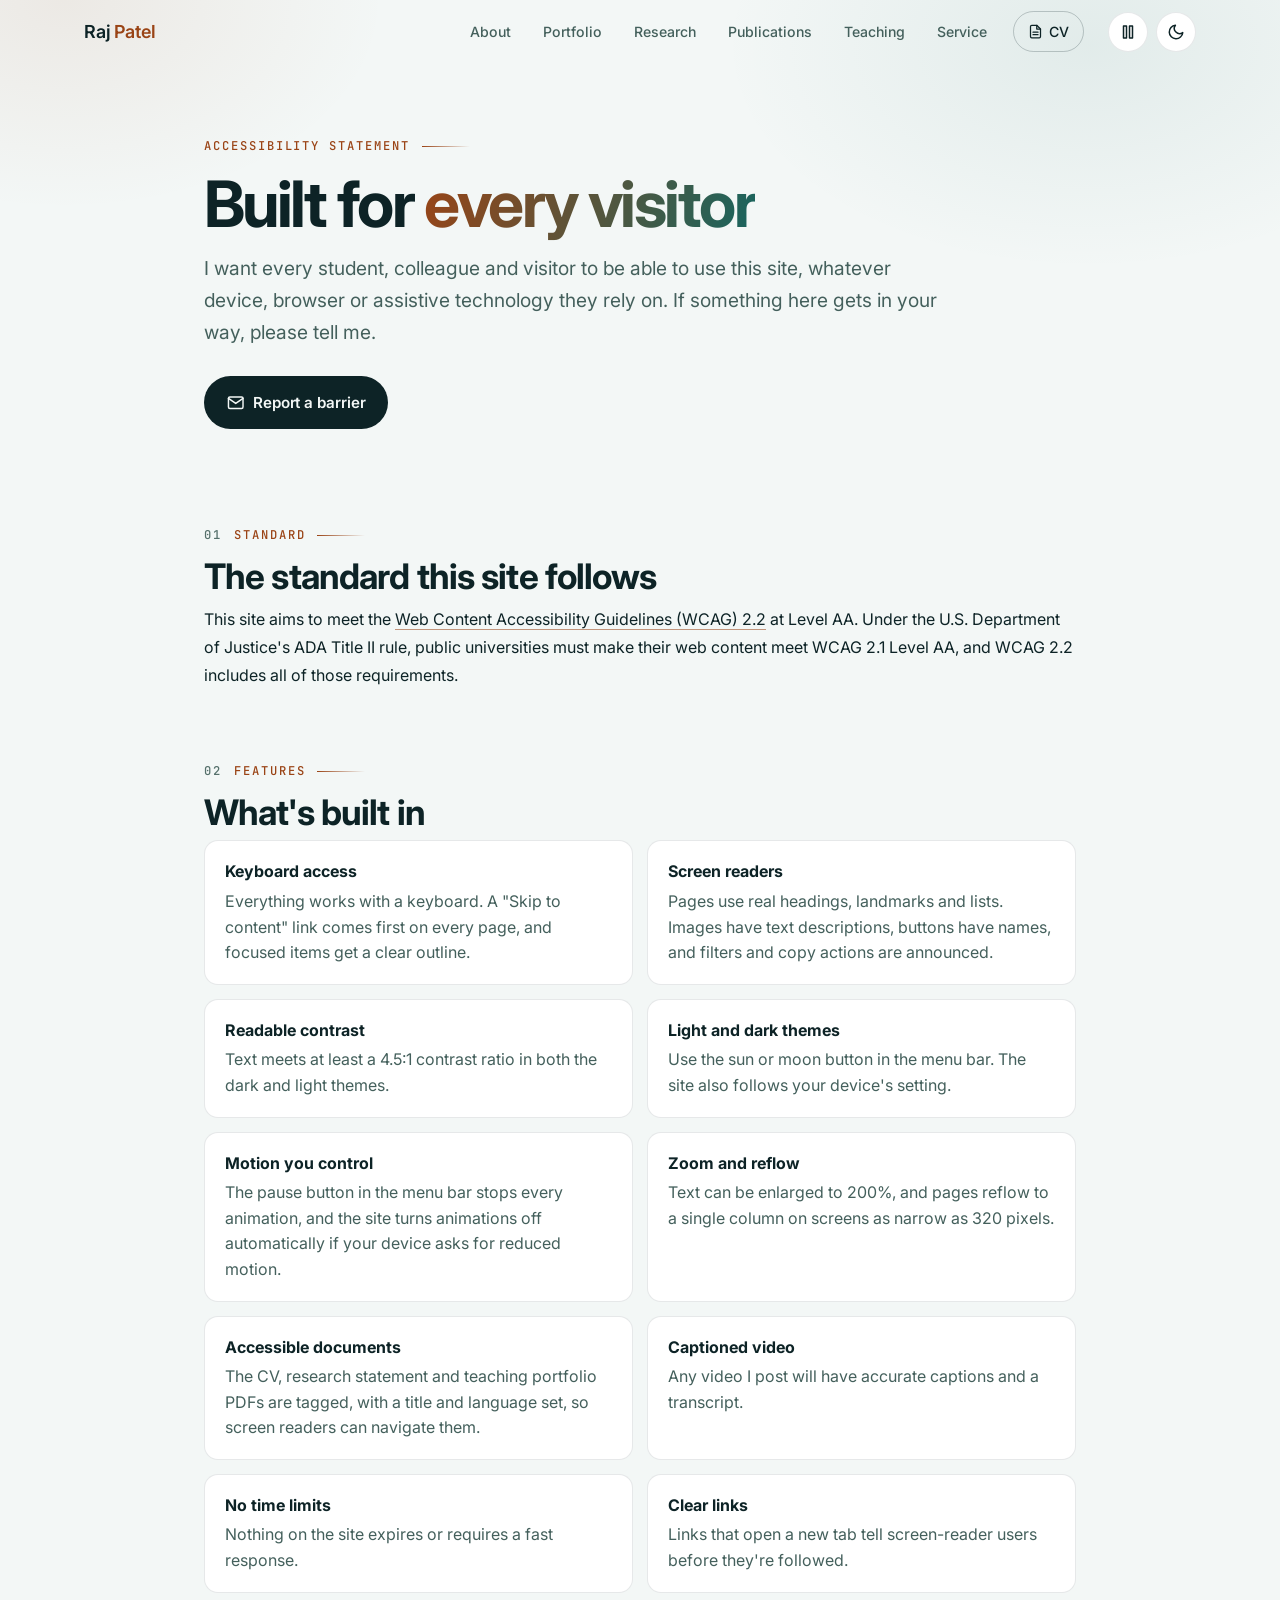
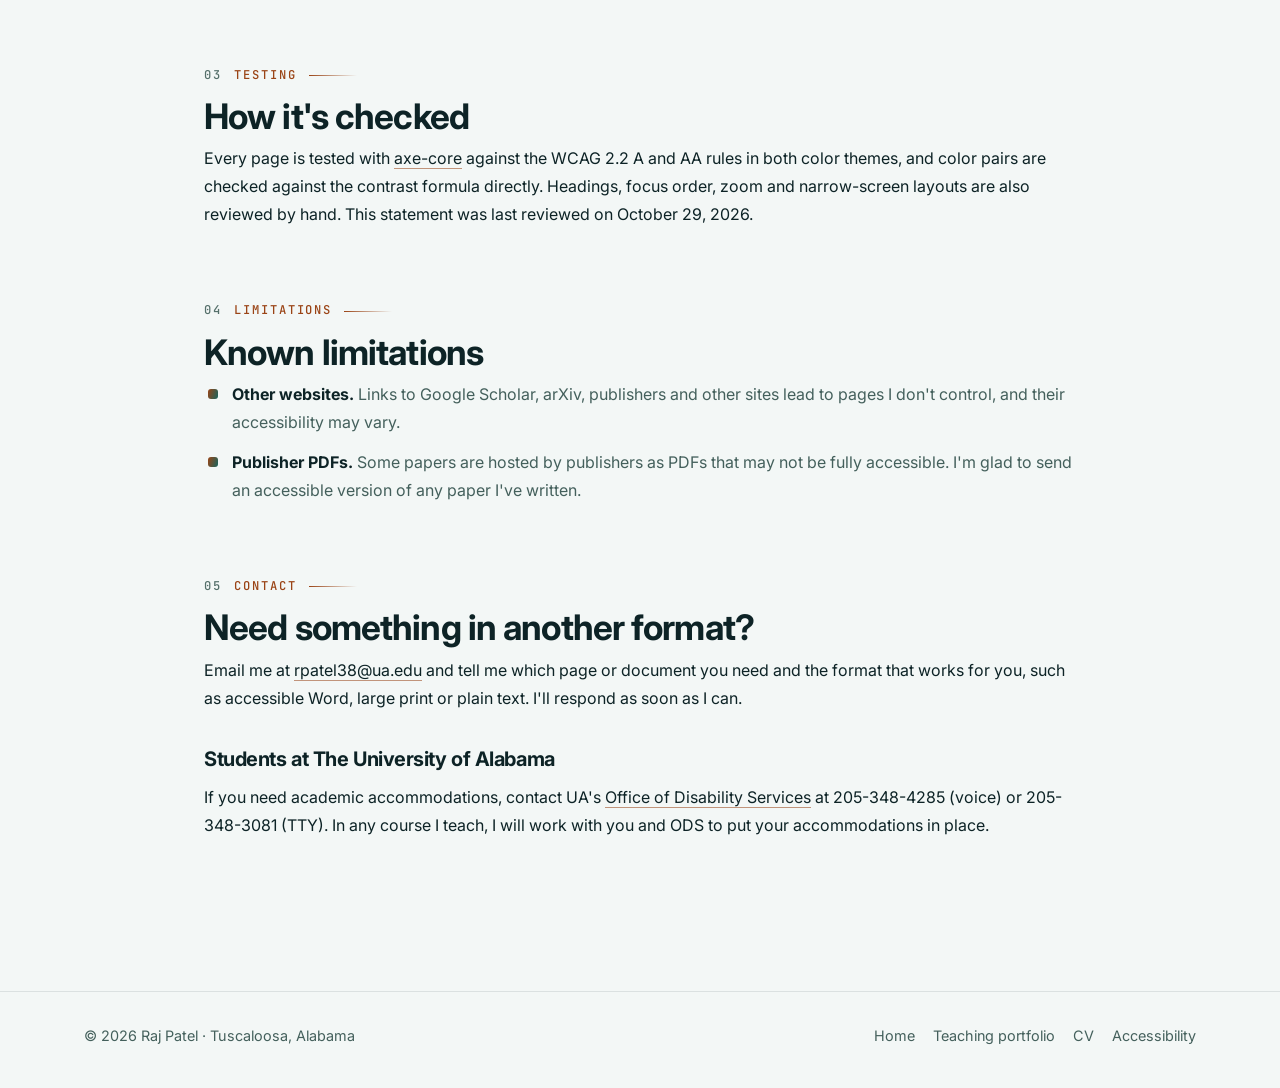
<file: accessibility.html>
<!DOCTYPE html>
<html lang="en" data-theme="dark">
<head>
  <meta charset="utf-8">
  <meta name="viewport" content="width=device-width, initial-scale=1">
  <title>Accessibility · Raj Patel</title>
  <meta name="description" content="Accessibility statement for Raj Patel's academic portfolio: standards, built-in features, known limitations, and how to request content in another format.">
  <meta name="author" content="Raj Patel">
  <meta name="theme-color" content="#051416">
  <link rel="canonical" href="https://rajpatel-ua.github.io/accessibility.html">

  <link rel="icon" href="assets/img/favicon.svg" type="image/svg+xml">
  <link rel="preconnect" href="https://fonts.googleapis.com">
  <link rel="preconnect" href="https://fonts.gstatic.com" crossorigin>
  <link href="https://fonts.googleapis.com/css2?family=Inter:wght@400;500;600;700;800&family=JetBrains+Mono:wght@400;500&display=swap" rel="stylesheet">
  <link rel="stylesheet" href="assets/css/style.css?v=20261110c">
  <link rel="stylesheet" href="assets/css/doc.css?v=20261110c">

  <script>
    (function () {
      var t = localStorage.getItem('theme');
      if (!t) t = window.matchMedia('(prefers-color-scheme: light)').matches ? 'light' : 'dark';
      document.documentElement.setAttribute('data-theme', t);
      document.documentElement.classList.add('js');
      if (localStorage.getItem('motion') === 'paused') document.documentElement.classList.add('motion-paused');
    })();
  </script>
</head>
<body>
  <svg width="0" height="0" style="position:absolute" aria-hidden="true">
    <defs>
      <symbol id="i-sun" viewBox="0 0 24 24"><circle cx="12" cy="12" r="5"/><line x1="12" y1="1" x2="12" y2="3"/><line x1="12" y1="21" x2="12" y2="23"/><line x1="4.22" y1="4.22" x2="5.64" y2="5.64"/><line x1="18.36" y1="18.36" x2="19.78" y2="19.78"/><line x1="1" y1="12" x2="3" y2="12"/><line x1="21" y1="12" x2="23" y2="12"/><line x1="4.22" y1="19.78" x2="5.64" y2="18.36"/><line x1="18.36" y1="5.64" x2="19.78" y2="4.22"/></symbol>
      <symbol id="i-moon" viewBox="0 0 24 24"><path d="M21 12.79A9 9 0 1 1 11.21 3 7 7 0 0 0 21 12.79z"/></symbol>
      <symbol id="i-menu" viewBox="0 0 24 24"><line x1="3" y1="7" x2="21" y2="7"/><line x1="3" y1="12" x2="21" y2="12"/><line x1="3" y1="17" x2="21" y2="17"/></symbol>
      <symbol id="i-close" viewBox="0 0 24 24"><line x1="18" y1="6" x2="6" y2="18"/><line x1="6" y1="6" x2="18" y2="18"/></symbol>
      <symbol id="i-file" viewBox="0 0 24 24"><path d="M14 2H6a2 2 0 0 0-2 2v16a2 2 0 0 0 2 2h12a2 2 0 0 0 2-2V8z"/><polyline points="14 2 14 8 20 8"/><line x1="16" y1="13" x2="8" y2="13"/><line x1="16" y1="17" x2="8" y2="17"/></symbol>
      <symbol id="i-mail" viewBox="0 0 24 24"><path d="M4 4h16c1.1 0 2 .9 2 2v12c0 1.1-.9 2-2 2H4c-1.1 0-2-.9-2-2V6c0-1.1.9-2 2-2z"/><polyline points="22,6 12,13 2,6"/></symbol>
      <symbol id="i-play" viewBox="0 0 24 24"><polygon points="6 4 20 12 6 20 6 4"/></symbol>
      <symbol id="i-pause" viewBox="0 0 24 24"><rect x="6" y="4" width="4" height="16"/><rect x="14" y="4" width="4" height="16"/></symbol>
    </defs>
  </svg>

  <a class="skip-link" href="#main">Skip to content</a>

  <header class="nav is-scrolled" id="nav">
    <div class="container nav__inner">
      <a href="index.html" class="brand" aria-label="Raj Patel, home">
        <span class="brand__name">Raj <i>Patel</i></span>
      </a>
      <nav class="nav__links" id="nav-links" aria-label="Primary">
        <a href="index.html#about">About</a>
        <a href="index.html#portfolio">Portfolio</a>
        <a href="index.html#research">Research</a>
        <a href="index.html#publications">Publications</a>
        <a href="teaching.html">Teaching</a>
        <a href="index.html#service">Service</a>
        <a href="cv.html" class="nav__cta"><svg aria-hidden="true" focusable="false" class="icon"><use href="#i-file"/></svg> CV</a>
      </nav>
      <div class="nav__actions">
        <button class="icon-btn" id="motion-toggle" aria-pressed="false" aria-label="Pause animations" title="Pause animations">
          <svg aria-hidden="true" focusable="false" class="icon icon--pause"><use href="#i-pause"/></svg>
          <svg aria-hidden="true" focusable="false" class="icon icon--play"><use href="#i-play"/></svg>
        </button>
        <button class="icon-btn" id="theme-toggle" aria-label="Switch color theme" title="Switch color theme">
          <svg aria-hidden="true" focusable="false" class="icon icon--sun"><use href="#i-sun"/></svg>
          <svg aria-hidden="true" focusable="false" class="icon icon--moon"><use href="#i-moon"/></svg>
        </button>
        <button class="icon-btn nav__burger" id="nav-burger" aria-label="Open menu" aria-expanded="false" aria-controls="nav-links">
          <svg aria-hidden="true" focusable="false" class="icon icon--open"><use href="#i-menu"/></svg>
          <svg aria-hidden="true" focusable="false" class="icon icon--close"><use href="#i-close"/></svg>
        </button>
      </div>
    </div>
  </header>

  <main id="main">
    <section class="page-hero">
      <div class="container">
        <p class="eyebrow">Accessibility statement</p>
        <h1>Built for <span class="grad-text">every visitor</span></h1>
        <p class="page-hero__lead">
          I want every student, colleague and visitor to be able to use this site, whatever device, browser or
          assistive technology they rely on. If something here gets in your way, please tell me.
        </p>
        <div class="page-hero__actions">
          <a class="btn btn--primary" href="mailto:rpatel38@ua.edu?subject=Accessibility%20on%20rajpatel-ua.github.io"><svg aria-hidden="true" focusable="false" class="icon"><use href="#i-mail"/></svg> Report a barrier</a>
        </div>
      </div>
    </section>

    <div class="doc">
      <section class="doc-section" id="standard">
        <p class="eyebrow"><span>01</span> Standard</p>
        <h2>The standard this site follows</h2>
        <p>
          This site aims to meet the <a href="https://www.w3.org/TR/WCAG22/" target="_blank" rel="noopener">Web Content
          Accessibility Guidelines (WCAG) 2.2</a> at Level AA. Under the U.S. Department of Justice's ADA Title II rule,
          public universities must make their web content meet WCAG 2.1 Level AA, and WCAG 2.2 includes all of
          those requirements.
        </p>
      </section>

      <section class="doc-section" id="features">
        <p class="eyebrow"><span>02</span> Features</p>
        <h2>What's built in</h2>
        <ul class="a11y-list">
          <li><b>Keyboard access</b>Everything works with a keyboard. A "Skip to content" link comes first on every page, and focused items get a clear outline.</li>
          <li><b>Screen readers</b>Pages use real headings, landmarks and lists. Images have text descriptions, buttons have names, and filters and copy actions are announced.</li>
          <li><b>Readable contrast</b>Text meets at least a 4.5:1 contrast ratio in both the dark and light themes.</li>
          <li><b>Light and dark themes</b>Use the sun or moon button in the menu bar. The site also follows your device's setting.</li>
          <li><b>Motion you control</b>The pause button in the menu bar stops every animation, and the site turns animations off automatically if your device asks for reduced motion.</li>
          <li><b>Zoom and reflow</b>Text can be enlarged to 200%, and pages reflow to a single column on screens as narrow as 320 pixels.</li>
          <li><b>Accessible documents</b>The CV, research statement and teaching portfolio PDFs are tagged, with a title and language set, so screen readers can navigate them.</li>
          <li><b>Captioned video</b>Any video I post will have accurate captions and a transcript.</li>
          <li><b>No time limits</b>Nothing on the site expires or requires a fast response.</li>
          <li><b>Clear links</b>Links that open a new tab tell screen-reader users before they're followed.</li>
        </ul>
      </section>

      <section class="doc-section" id="testing">
        <p class="eyebrow"><span>03</span> Testing</p>
        <h2>How it's checked</h2>
        <p>
          Every page is tested with <a href="https://github.com/dequelabs/axe-core" target="_blank" rel="noopener">axe-core</a>
          against the WCAG 2.2 A and AA rules in both color themes, and color pairs are checked against the contrast
          formula directly. Headings, focus order, zoom and narrow-screen layouts are also reviewed by hand. This
          statement was last reviewed on October 29, 2026.
        </p>
      </section>

      <section class="doc-section" id="limitations">
        <p class="eyebrow"><span>04</span> Limitations</p>
        <h2>Known limitations</h2>
        <ul class="checklist">
          <li><b>Other websites.</b> Links to Google Scholar, arXiv, publishers and other sites lead to pages I don't control, and their accessibility may vary.</li>
          <li><b>Publisher PDFs.</b> Some papers are hosted by publishers as PDFs that may not be fully accessible. I'm glad to send an accessible version of any paper I've written.</li>
        </ul>
      </section>

      <section class="doc-section" id="contact">
        <p class="eyebrow"><span>05</span> Contact</p>
        <h2>Need something in another format?</h2>
        <p>
          Email me at <a href="mailto:rpatel38@ua.edu?subject=Accessibility%20on%20rajpatel-ua.github.io">rpatel38@ua.edu</a>
          and tell me which page or document you need and the format that works for you, such as accessible Word,
          large print or plain text. I'll respond as soon as I can.
        </p>
        <h3>Students at The University of Alabama</h3>
        <p>
          If you need academic accommodations, contact UA's
          <a href="https://ods.ua.edu/" target="_blank" rel="noopener">Office of Disability Services</a>
          at 205-348-4285 (voice) or 205-348-3081 (TTY). In any course I teach, I will work with you and ODS to put
          your accommodations in place.
        </p>
      </section>
    </div>
  </main>

  <footer class="footer">
    <div class="container footer__inner">
      <p>© <span id="year">2026</span> Raj Patel · Tuscaloosa, Alabama</p>
      <p class="footer__links"><a href="index.html">Home</a><a href="teaching.html">Teaching portfolio</a><a href="cv.html">CV</a><a href="accessibility.html" aria-current="page">Accessibility</a></p>
    </div>
  </footer>

  <script src="assets/js/main.js?v=20261110c" defer></script>
</body>
</html>
</file>
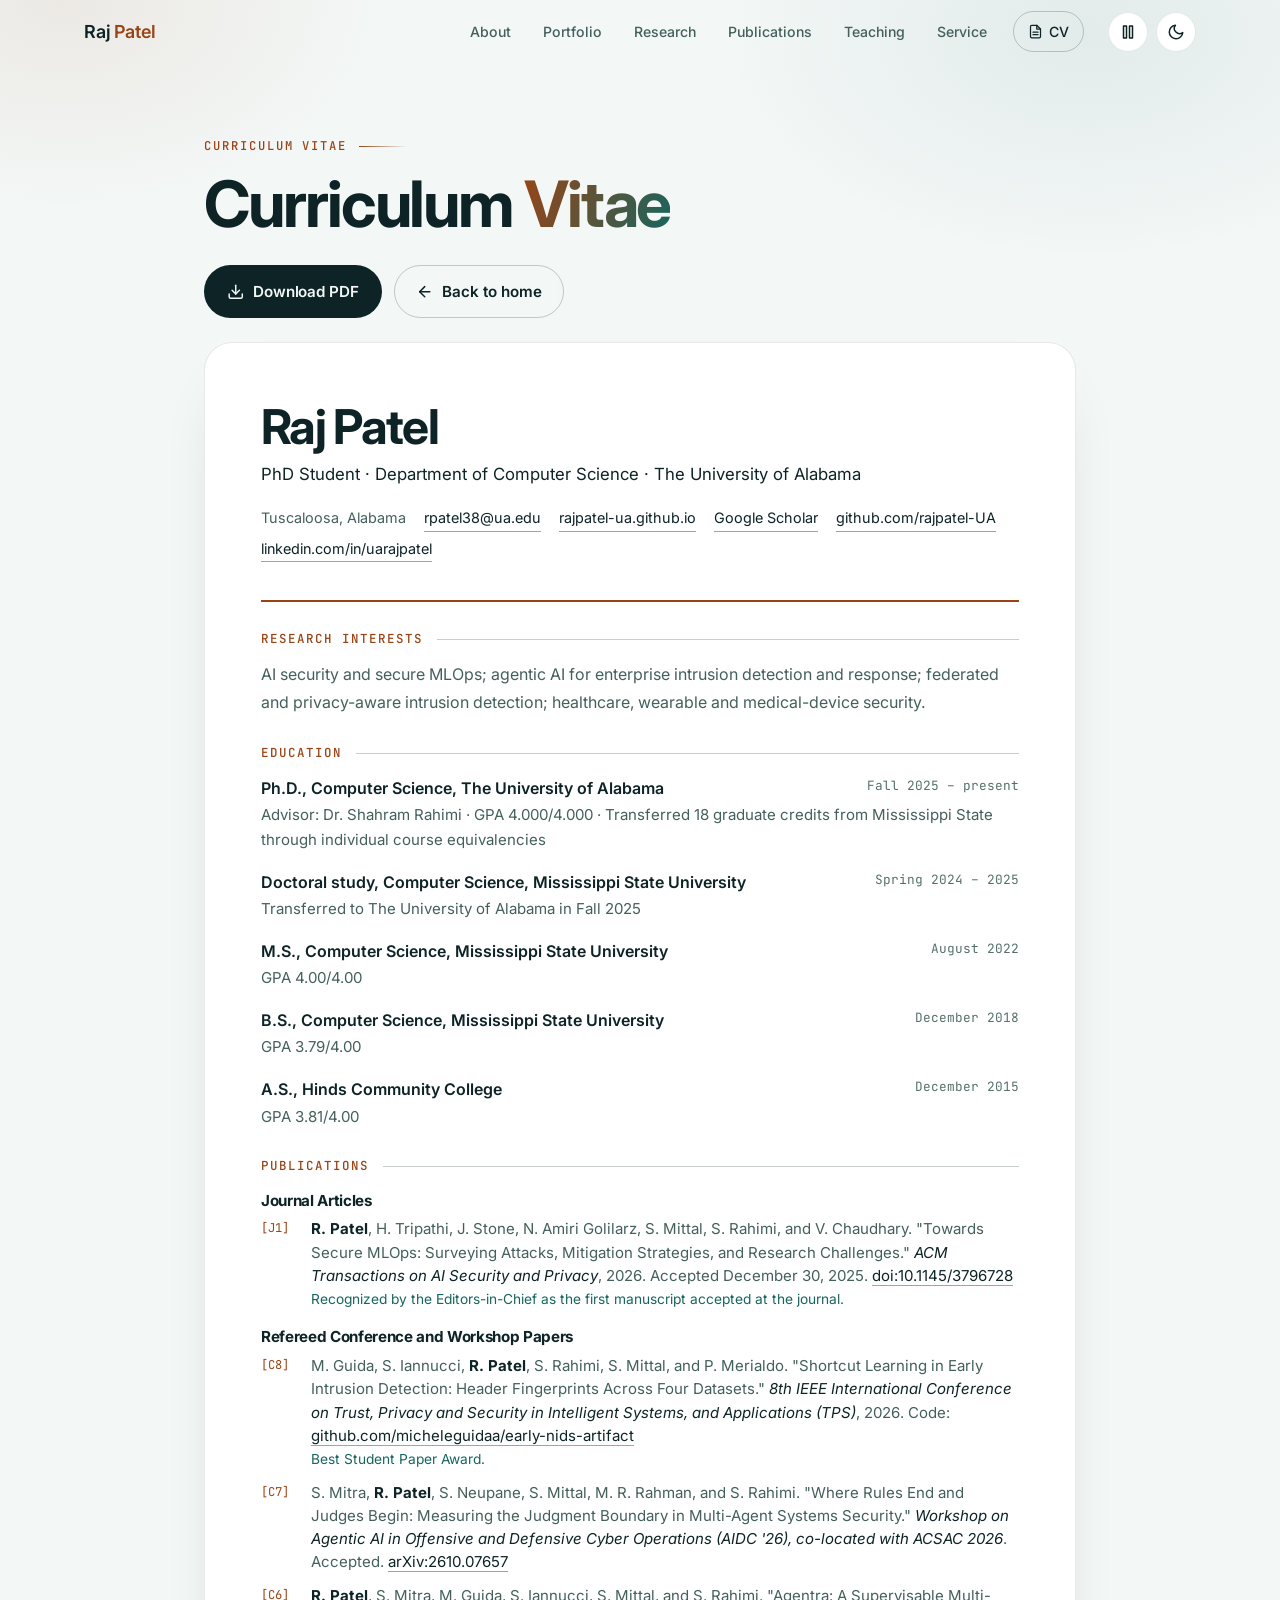
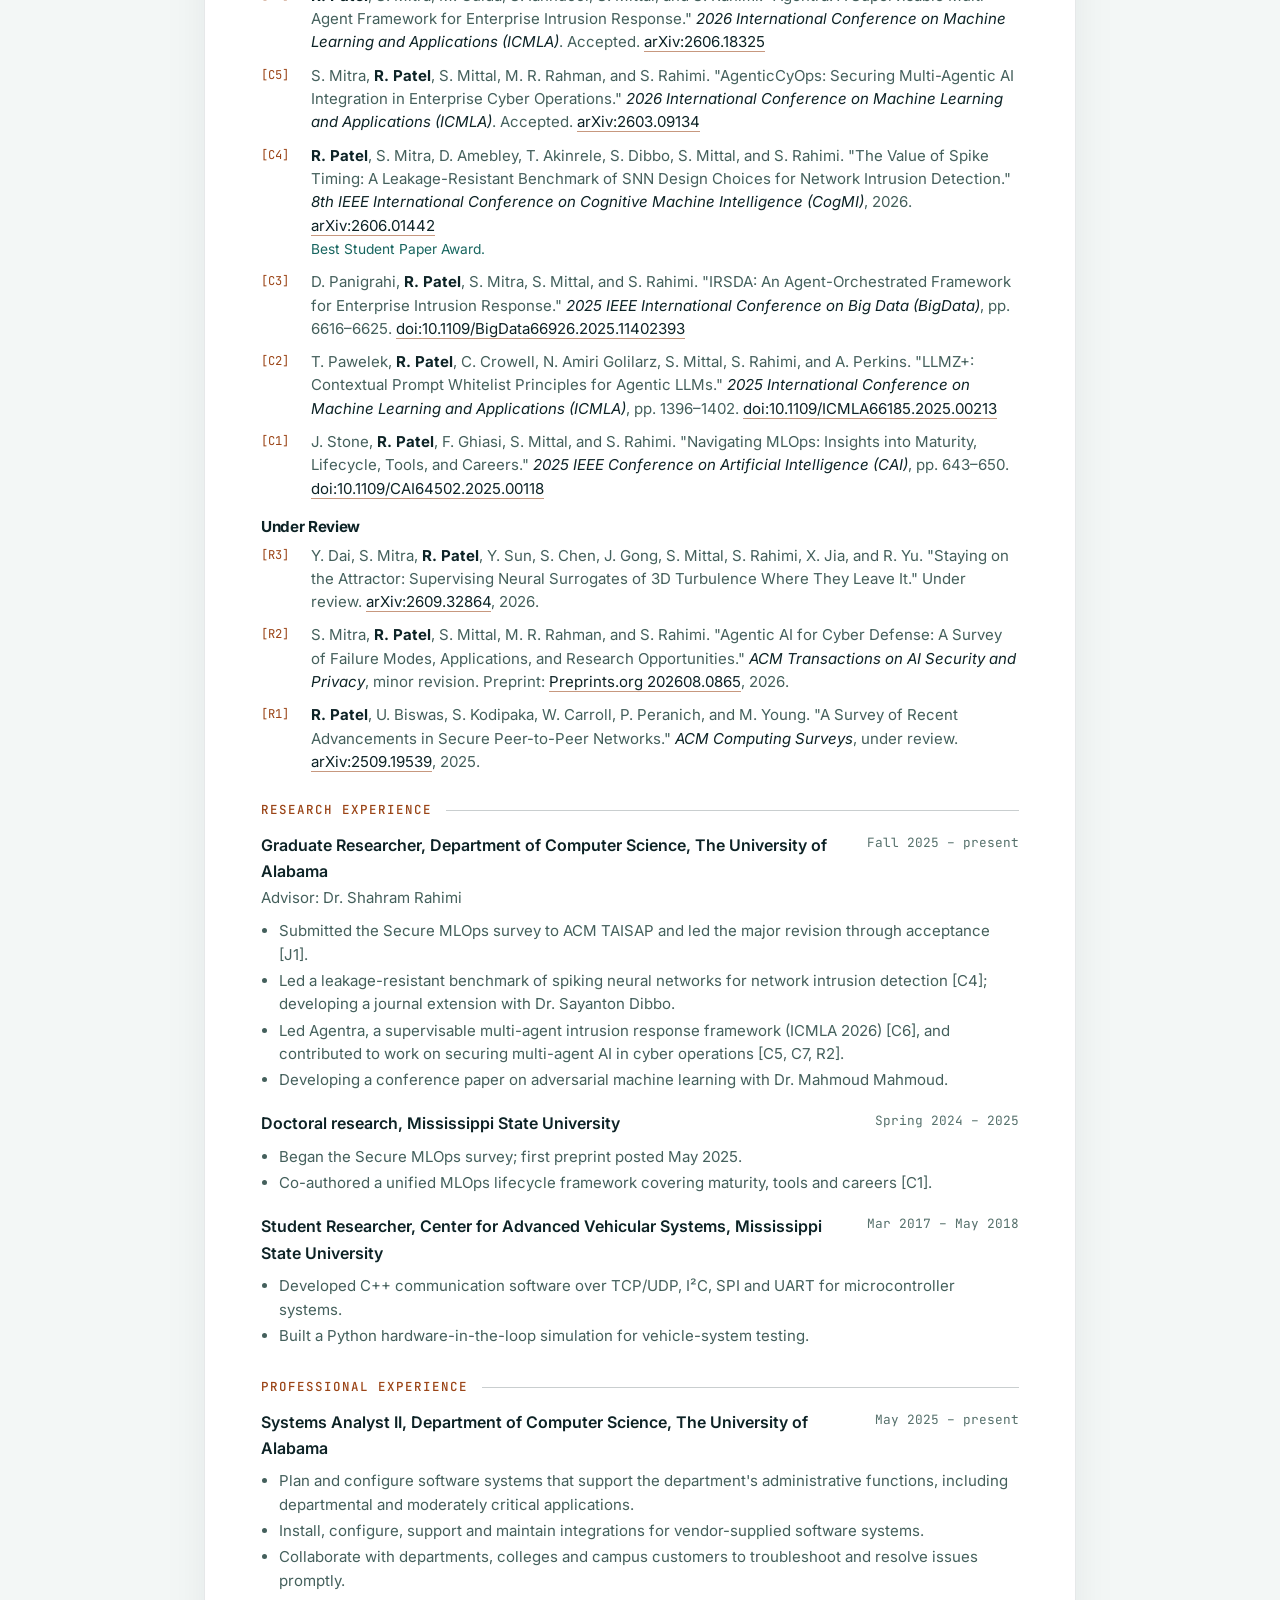
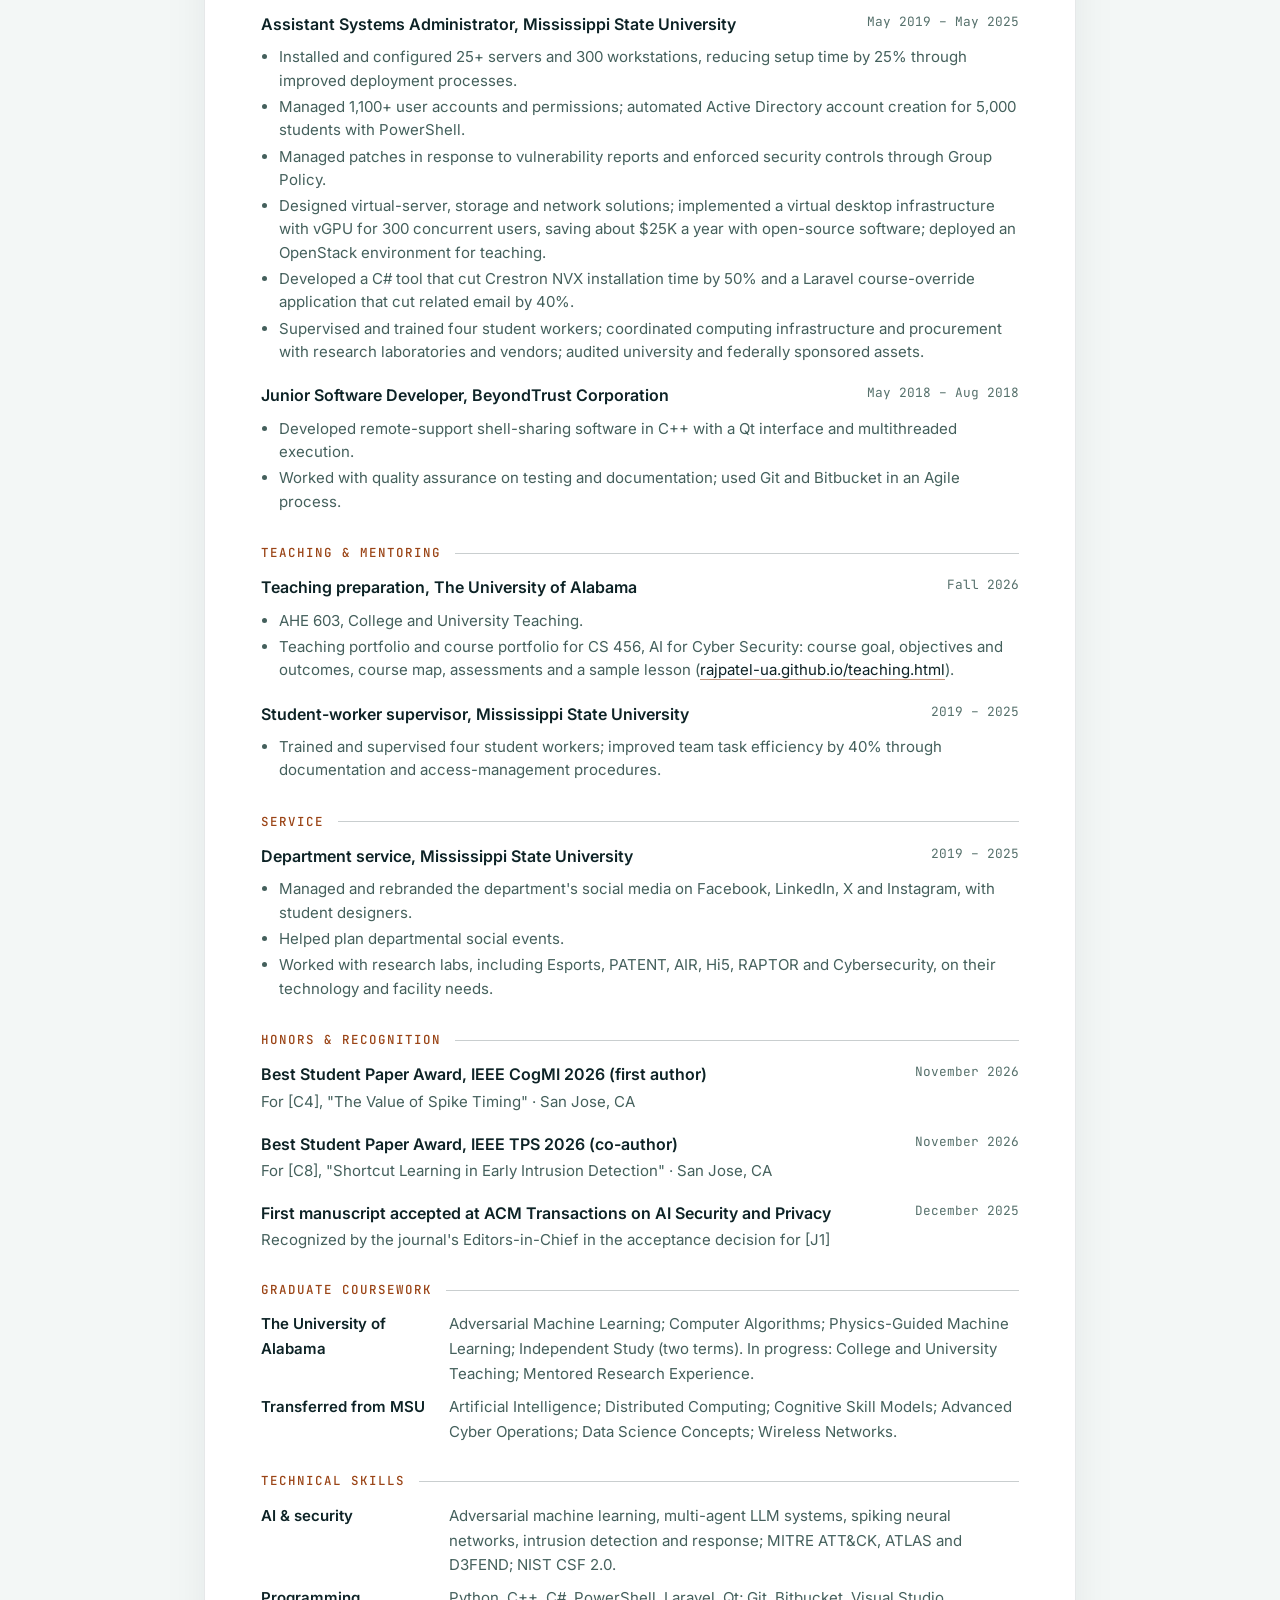
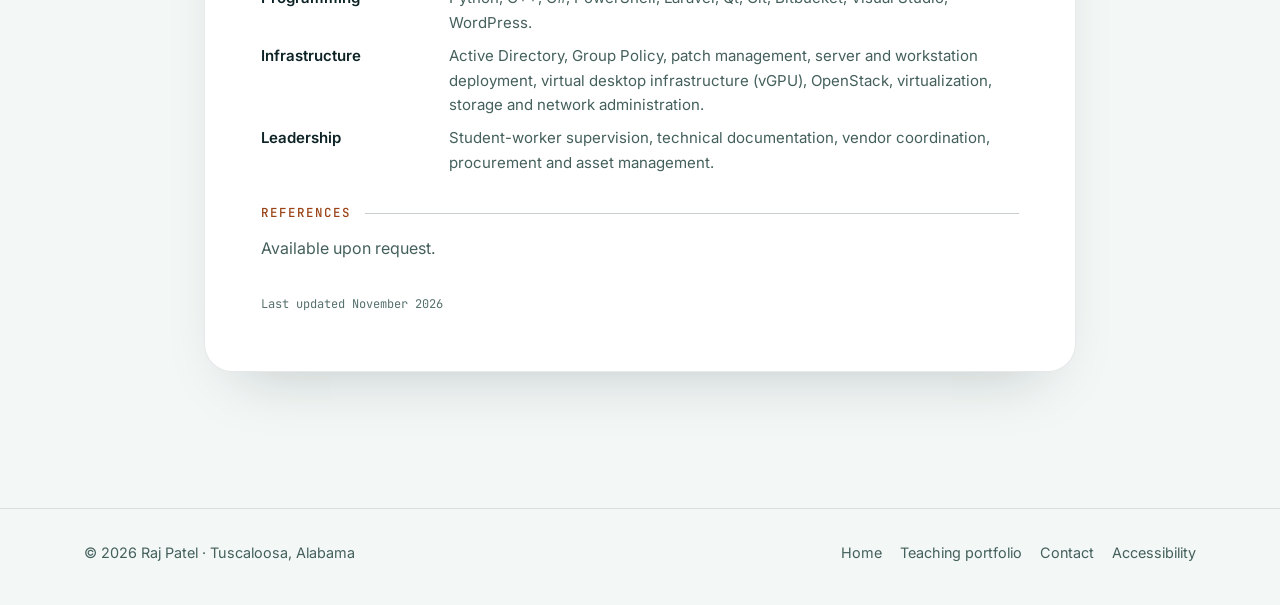
<file: cv.html>
<!DOCTYPE html>
<html lang="en" data-theme="dark">
<head>
  <meta charset="utf-8">
  <meta name="viewport" content="width=device-width, initial-scale=1">
  <title>Curriculum Vitae · Raj Patel</title>
  <meta name="description" content="Curriculum vitae of Raj Patel, Computer Science PhD student at The University of Alabama.">
  <meta name="author" content="Raj Patel">
  <meta name="theme-color" content="#051416">
  <link rel="canonical" href="https://rajpatel-ua.github.io/cv.html">
  <meta property="og:title" content="Curriculum Vitae · Raj Patel">
  <meta property="og:image" content="https://rajpatel-ua.github.io/assets/img/raj-patel.jpg">

  <link rel="icon" href="assets/img/favicon.svg" type="image/svg+xml">
  <link rel="preconnect" href="https://fonts.googleapis.com">
  <link rel="preconnect" href="https://fonts.gstatic.com" crossorigin>
  <link href="https://fonts.googleapis.com/css2?family=Inter:wght@400;500;600;700;800&family=JetBrains+Mono:wght@400;500&display=swap" rel="stylesheet">
  <link rel="stylesheet" href="assets/css/style.css?v=20261110c">
  <link rel="stylesheet" href="assets/css/doc.css?v=20261110c">

  <script>
    (function () {
      var t = localStorage.getItem('theme');
      if (!t) t = window.matchMedia('(prefers-color-scheme: light)').matches ? 'light' : 'dark';
      document.documentElement.setAttribute('data-theme', t);
      document.documentElement.classList.add('js');
      if (localStorage.getItem('motion') === 'paused') document.documentElement.classList.add('motion-paused');
    })();
  </script>
</head>
<body>
  <svg width="0" height="0" style="position:absolute" aria-hidden="true">
    <defs>
      <symbol id="i-sun" viewBox="0 0 24 24"><circle cx="12" cy="12" r="5"/><line x1="12" y1="1" x2="12" y2="3"/><line x1="12" y1="21" x2="12" y2="23"/><line x1="4.22" y1="4.22" x2="5.64" y2="5.64"/><line x1="18.36" y1="18.36" x2="19.78" y2="19.78"/><line x1="1" y1="12" x2="3" y2="12"/><line x1="21" y1="12" x2="23" y2="12"/><line x1="4.22" y1="19.78" x2="5.64" y2="18.36"/><line x1="18.36" y1="5.64" x2="19.78" y2="4.22"/></symbol>
      <symbol id="i-moon" viewBox="0 0 24 24"><path d="M21 12.79A9 9 0 1 1 11.21 3 7 7 0 0 0 21 12.79z"/></symbol>
      <symbol id="i-menu" viewBox="0 0 24 24"><line x1="3" y1="7" x2="21" y2="7"/><line x1="3" y1="12" x2="21" y2="12"/><line x1="3" y1="17" x2="21" y2="17"/></symbol>
      <symbol id="i-close" viewBox="0 0 24 24"><line x1="18" y1="6" x2="6" y2="18"/><line x1="6" y1="6" x2="18" y2="18"/></symbol>
      <symbol id="i-file" viewBox="0 0 24 24"><path d="M14 2H6a2 2 0 0 0-2 2v16a2 2 0 0 0 2 2h12a2 2 0 0 0 2-2V8z"/><polyline points="14 2 14 8 20 8"/><line x1="16" y1="13" x2="8" y2="13"/><line x1="16" y1="17" x2="8" y2="17"/></symbol>
      <symbol id="i-download" viewBox="0 0 24 24"><path d="M21 15v4a2 2 0 0 1-2 2H5a2 2 0 0 1-2-2v-4"/><polyline points="7 10 12 15 17 10"/><line x1="12" y1="15" x2="12" y2="3"/></symbol>
      <symbol id="i-left" viewBox="0 0 24 24"><line x1="19" y1="12" x2="5" y2="12"/><polyline points="12 19 5 12 12 5"/></symbol>
      <symbol id="i-play" viewBox="0 0 24 24"><polygon points="6 4 20 12 6 20 6 4"/></symbol>
      <symbol id="i-pause" viewBox="0 0 24 24"><rect x="6" y="4" width="4" height="16"/><rect x="14" y="4" width="4" height="16"/></symbol>
    </defs>
  </svg>

  <a class="skip-link" href="#main">Skip to content</a>

  <header class="nav is-scrolled" id="nav">
    <div class="container nav__inner">
      <a href="index.html" class="brand" aria-label="Raj Patel, home">
        <span class="brand__name">Raj <i>Patel</i></span>
      </a>
      <nav class="nav__links" id="nav-links" aria-label="Primary">
        <a href="index.html#about">About</a>
        <a href="index.html#portfolio">Portfolio</a>
        <a href="index.html#research">Research</a>
        <a href="index.html#publications">Publications</a>
        <a href="teaching.html">Teaching</a>
        <a href="index.html#service">Service</a>
        <a href="cv.html" class="nav__cta" aria-current="page"><svg aria-hidden="true" focusable="false" class="icon"><use href="#i-file"/></svg> CV</a>
      </nav>
      <div class="nav__actions">
        <button class="icon-btn" id="motion-toggle" aria-pressed="false" aria-label="Pause animations" title="Pause animations">
          <svg aria-hidden="true" focusable="false" class="icon icon--pause"><use href="#i-pause"/></svg>
          <svg aria-hidden="true" focusable="false" class="icon icon--play"><use href="#i-play"/></svg>
        </button>
        <button class="icon-btn" id="theme-toggle" aria-label="Switch color theme" title="Switch color theme">
          <svg aria-hidden="true" focusable="false" class="icon icon--sun"><use href="#i-sun"/></svg>
          <svg aria-hidden="true" focusable="false" class="icon icon--moon"><use href="#i-moon"/></svg>
        </button>
        <button class="icon-btn nav__burger" id="nav-burger" aria-label="Open menu" aria-expanded="false" aria-controls="nav-links">
          <svg aria-hidden="true" focusable="false" class="icon icon--open"><use href="#i-menu"/></svg>
          <svg aria-hidden="true" focusable="false" class="icon icon--close"><use href="#i-close"/></svg>
        </button>
      </div>
    </div>
  </header>

  <main id="main">
    <section class="page-hero no-print">
      <div class="container">
        <p class="eyebrow">Curriculum Vitae</p>
        <p class="page-hero__title">Curriculum <span class="grad-text">Vitae</span></p>
        <div class="page-hero__actions">
          <a class="btn btn--primary" href="assets/docs/Raj_Patel_CV.pdf" target="_blank" rel="noopener"><svg aria-hidden="true" focusable="false" class="icon"><use href="#i-download"/></svg> Download PDF</a>
          <a class="btn btn--ghost" href="index.html"><svg aria-hidden="true" focusable="false" class="icon"><use href="#i-left"/></svg> Back to home</a>
        </div>
      </div>
    </section>

    <div class="doc">
      <article class="cv-paper">
        <header class="cv-head">
          <h1>Raj Patel</h1>
          <p class="cv-head__role">PhD Student · Department of Computer Science · The University of Alabama</p>
          <p class="cv-head__contact">
            <span>Tuscaloosa, Alabama</span>
            <a href="mailto:rpatel38@ua.edu">rpatel38@ua.edu</a>
            <a href="https://rajpatel-ua.github.io">rajpatel-ua.github.io</a>
            <a href="https://scholar.google.com/citations?user=2qoIGecAAAAJ">Google Scholar</a>
            <a href="https://github.com/rajpatel-UA">github.com/rajpatel-UA</a>
            <a href="https://www.linkedin.com/in/uarajpatel/">linkedin.com/in/uarajpatel</a>
          </p>
        </header>

        <section class="cv-section">
          <h2>Research Interests</h2>
          <p>AI security and secure MLOps; agentic AI for enterprise intrusion detection and response; federated and
            privacy-aware intrusion detection; healthcare, wearable and medical-device security.</p>
        </section>

        <section class="cv-section">
          <h2>Education</h2>
          <div class="cv-entry">
            <span class="cv-entry__title">Ph.D., Computer Science, The University of Alabama</span>
            <span class="cv-entry__date">Fall 2025 – present</span>
            <span class="cv-entry__sub">Advisor: Dr. Shahram Rahimi · GPA 4.000/4.000 · Transferred 18 graduate credits from Mississippi State through individual course equivalencies</span>
          </div>
          <div class="cv-entry">
            <span class="cv-entry__title">Doctoral study, Computer Science, Mississippi State University</span>
            <span class="cv-entry__date">Spring 2024 – 2025</span>
            <span class="cv-entry__sub">Transferred to The University of Alabama in Fall 2025</span>
          </div>
          <div class="cv-entry">
            <span class="cv-entry__title">M.S., Computer Science, Mississippi State University</span>
            <span class="cv-entry__date">August 2022</span>
            <span class="cv-entry__sub">GPA 4.00/4.00</span>
          </div>
          <div class="cv-entry">
            <span class="cv-entry__title">B.S., Computer Science, Mississippi State University</span>
            <span class="cv-entry__date">December 2018</span>
            <span class="cv-entry__sub">GPA 3.79/4.00</span>
          </div>
          <div class="cv-entry">
            <span class="cv-entry__title">A.S., Hinds Community College</span>
            <span class="cv-entry__date">December 2015</span>
            <span class="cv-entry__sub">GPA 3.81/4.00</span>
          </div>
        </section>

        <section class="cv-section">
          <h2>Publications</h2>

          <h3>Journal Articles</h3>
          <ol class="cv-pubs">
            <li><span class="tag">[J1]</span><span><b>R. Patel</b>, H. Tripathi, J. Stone, N. Amiri Golilarz, S. Mittal, S. Rahimi, and V. Chaudhary. "Towards Secure MLOps: Surveying Attacks, Mitigation Strategies, and Research Challenges." <i>ACM Transactions on AI Security and Privacy</i>, 2026. Accepted December 30, 2025. <a href="https://doi.org/10.1145/3796728">doi:10.1145/3796728</a>
              <span class="cv-note" style="display:block">Recognized by the Editors-in-Chief as the first manuscript accepted at the journal.</span></span></li>
          </ol>

          <h3>Refereed Conference and Workshop Papers</h3>
          <ol class="cv-pubs">
            <li><span class="tag">[C8]</span><span>M. Guida, S. Iannucci, <b>R. Patel</b>, S. Rahimi, S. Mittal, and P. Merialdo. "Shortcut Learning in Early Intrusion Detection: Header Fingerprints Across Four Datasets." <i>8th IEEE International Conference on Trust, Privacy and Security in Intelligent Systems, and Applications (TPS)</i>, 2026. Code: <a href="https://github.com/micheleguidaa/early-nids-artifact">github.com/micheleguidaa/early-nids-artifact</a>
              <span class="cv-note" style="display:block">Best Student Paper Award.</span></span></li>
            <li><span class="tag">[C7]</span><span>S. Mitra, <b>R. Patel</b>, S. Neupane, S. Mittal, M. R. Rahman, and S. Rahimi. "Where Rules End and Judges Begin: Measuring the Judgment Boundary in Multi-Agent Systems Security." <i>Workshop on Agentic AI in Offensive and Defensive Cyber Operations (AIDC '26), co-located with ACSAC 2026</i>. Accepted. <a href="https://arxiv.org/abs/2610.07657">arXiv:2610.07657</a></span></li>
            <li><span class="tag">[C6]</span><span><b>R. Patel</b>, S. Mitra, M. Guida, S. Iannucci, S. Mittal, and S. Rahimi. "Agentra: A Supervisable Multi-Agent Framework for Enterprise Intrusion Response." <i>2026 International Conference on Machine Learning and Applications (ICMLA)</i>. Accepted. <a href="https://arxiv.org/abs/2606.18325">arXiv:2606.18325</a></span></li>
            <li><span class="tag">[C5]</span><span>S. Mitra, <b>R. Patel</b>, S. Mittal, M. R. Rahman, and S. Rahimi. "AgenticCyOps: Securing Multi-Agentic AI Integration in Enterprise Cyber Operations." <i>2026 International Conference on Machine Learning and Applications (ICMLA)</i>. Accepted. <a href="https://arxiv.org/abs/2603.09134">arXiv:2603.09134</a></span></li>
            <li><span class="tag">[C4]</span><span><b>R. Patel</b>, S. Mitra, D. Amebley, T. Akinrele, S. Dibbo, S. Mittal, and S. Rahimi. "The Value of Spike Timing: A Leakage-Resistant Benchmark of SNN Design Choices for Network Intrusion Detection." <i>8th IEEE International Conference on Cognitive Machine Intelligence (CogMI)</i>, 2026. <a href="https://arxiv.org/abs/2606.01442">arXiv:2606.01442</a>
              <span class="cv-note" style="display:block">Best Student Paper Award.</span></span></li>
            <li><span class="tag">[C3]</span><span>D. Panigrahi, <b>R. Patel</b>, S. Mitra, S. Mittal, and S. Rahimi. "IRSDA: An Agent-Orchestrated Framework for Enterprise Intrusion Response." <i>2025 IEEE International Conference on Big Data (BigData)</i>, pp. 6616–6625. <a href="https://doi.org/10.1109/BigData66926.2025.11402393">doi:10.1109/BigData66926.2025.11402393</a></span></li>
            <li><span class="tag">[C2]</span><span>T. Pawelek, <b>R. Patel</b>, C. Crowell, N. Amiri Golilarz, S. Mittal, S. Rahimi, and A. Perkins. "LLMZ+: Contextual Prompt Whitelist Principles for Agentic LLMs." <i>2025 International Conference on Machine Learning and Applications (ICMLA)</i>, pp. 1396–1402. <a href="https://doi.org/10.1109/ICMLA66185.2025.00213">doi:10.1109/ICMLA66185.2025.00213</a></span></li>
            <li><span class="tag">[C1]</span><span>J. Stone, <b>R. Patel</b>, F. Ghiasi, S. Mittal, and S. Rahimi. "Navigating MLOps: Insights into Maturity, Lifecycle, Tools, and Careers." <i>2025 IEEE Conference on Artificial Intelligence (CAI)</i>, pp. 643–650. <a href="https://doi.org/10.1109/CAI64502.2025.00118">doi:10.1109/CAI64502.2025.00118</a></span></li>
          </ol>

          <h3>Under Review</h3>
          <ol class="cv-pubs">
            <li><span class="tag">[R3]</span><span>Y. Dai, S. Mitra, <b>R. Patel</b>, Y. Sun, S. Chen, J. Gong, S. Mittal, S. Rahimi, X. Jia, and R. Yu. "Staying on the Attractor: Supervising Neural Surrogates of 3D Turbulence Where They Leave It." Under review. <a href="https://arxiv.org/abs/2609.32864">arXiv:2609.32864</a>, 2026.</span></li>
            <li><span class="tag">[R2]</span><span>S. Mitra, <b>R. Patel</b>, S. Mittal, M. R. Rahman, and S. Rahimi. "Agentic AI for Cyber Defense: A Survey of Failure Modes, Applications, and Research Opportunities." <i>ACM Transactions on AI Security and Privacy</i>, minor revision. Preprint: <a href="https://www.preprints.org/manuscript/202608.0865">Preprints.org 202608.0865</a>, 2026.</span></li>
            <li><span class="tag">[R1]</span><span><b>R. Patel</b>, U. Biswas, S. Kodipaka, W. Carroll, P. Peranich, and M. Young. "A Survey of Recent Advancements in Secure Peer-to-Peer Networks." <i>ACM Computing Surveys</i>, under review. <a href="https://arxiv.org/abs/2509.19539">arXiv:2509.19539</a>, 2025.</span></li>
          </ol>
        </section>

        <section class="cv-section">
          <h2>Research Experience</h2>
          <div class="cv-entry">
            <span class="cv-entry__title">Graduate Researcher, Department of Computer Science, The University of Alabama</span>
            <span class="cv-entry__date">Fall 2025 – present</span>
            <span class="cv-entry__sub">Advisor: Dr. Shahram Rahimi</span>
            <ul>
              <li>Submitted the Secure MLOps survey to ACM TAISAP and led the major revision through acceptance [J1].</li>
              <li>Led a leakage-resistant benchmark of spiking neural networks for network intrusion detection [C4]; developing a journal extension with Dr. Sayanton Dibbo.</li>
              <li>Led Agentra, a supervisable multi-agent intrusion response framework (ICMLA 2026) [C6], and contributed to work on securing multi-agent AI in cyber operations [C5, C7, R2].</li>
              <li>Developing a conference paper on adversarial machine learning with Dr. Mahmoud Mahmoud.</li>
            </ul>
          </div>
          <div class="cv-entry">
            <span class="cv-entry__title">Doctoral research, Mississippi State University</span>
            <span class="cv-entry__date">Spring 2024 – 2025</span>
            <ul>
              <li>Began the Secure MLOps survey; first preprint posted May 2025.</li>
              <li>Co-authored a unified MLOps lifecycle framework covering maturity, tools and careers [C1].</li>
            </ul>
          </div>
          <div class="cv-entry">
            <span class="cv-entry__title">Student Researcher, Center for Advanced Vehicular Systems, Mississippi State University</span>
            <span class="cv-entry__date">Mar 2017 – May 2018</span>
            <ul>
              <li>Developed C++ communication software over TCP/UDP, I²C, SPI and UART for microcontroller systems.</li>
              <li>Built a Python hardware-in-the-loop simulation for vehicle-system testing.</li>
            </ul>
          </div>
        </section>

        <section class="cv-section">
          <h2>Professional Experience</h2>
          <div class="cv-entry">
            <span class="cv-entry__title">Systems Analyst II, Department of Computer Science, The University of Alabama</span>
            <span class="cv-entry__date">May 2025 – present</span>
            <ul>
              <li>Plan and configure software systems that support the department's administrative functions, including departmental and moderately critical applications.</li>
              <li>Install, configure, support and maintain integrations for vendor-supplied software systems.</li>
              <li>Collaborate with departments, colleges and campus customers to troubleshoot and resolve issues promptly.</li>
            </ul>
          </div>
          <div class="cv-entry">
            <span class="cv-entry__title">Assistant Systems Administrator, Mississippi State University</span>
            <span class="cv-entry__date">May 2019 – May 2025</span>
            <ul>
              <li>Installed and configured 25+ servers and 300 workstations, reducing setup time by 25% through improved deployment processes.</li>
              <li>Managed 1,100+ user accounts and permissions; automated Active Directory account creation for 5,000 students with PowerShell.</li>
              <li>Managed patches in response to vulnerability reports and enforced security controls through Group Policy.</li>
              <li>Designed virtual-server, storage and network solutions; implemented a virtual desktop infrastructure with vGPU for 300 concurrent users, saving about $25K a year with open-source software; deployed an OpenStack environment for teaching.</li>
              <li>Developed a C# tool that cut Crestron NVX installation time by 50% and a Laravel course-override application that cut related email by 40%.</li>
              <li>Supervised and trained four student workers; coordinated computing infrastructure and procurement with research laboratories and vendors; audited university and federally sponsored assets.</li>
            </ul>
          </div>
          <div class="cv-entry">
            <span class="cv-entry__title">Junior Software Developer, BeyondTrust Corporation</span>
            <span class="cv-entry__date">May 2018 – Aug 2018</span>
            <ul>
              <li>Developed remote-support shell-sharing software in C++ with a Qt interface and multithreaded execution.</li>
              <li>Worked with quality assurance on testing and documentation; used Git and Bitbucket in an Agile process.</li>
            </ul>
          </div>
        </section>

        <section class="cv-section">
          <h2>Teaching &amp; Mentoring</h2>
          <div class="cv-entry">
            <span class="cv-entry__title">Teaching preparation, The University of Alabama</span>
            <span class="cv-entry__date">Fall 2026</span>
            <ul>
              <li>AHE 603, College and University Teaching.</li>
              <li>Teaching portfolio and course portfolio for CS 456, AI for Cyber Security: course goal, objectives and outcomes, course map, assessments and a sample lesson (<a href="https://rajpatel-ua.github.io/teaching.html">rajpatel-ua.github.io/teaching.html</a>).</li>
            </ul>
          </div>
          <div class="cv-entry">
            <span class="cv-entry__title">Student-worker supervisor, Mississippi State University</span>
            <span class="cv-entry__date">2019 – 2025</span>
            <ul>
              <li>Trained and supervised four student workers; improved team task efficiency by 40% through documentation and access-management procedures.</li>
            </ul>
          </div>
        </section>

        <section class="cv-section">
          <h2>Service</h2>
          <div class="cv-entry">
            <span class="cv-entry__title">Department service, Mississippi State University</span>
            <span class="cv-entry__date">2019 – 2025</span>
            <ul>
              <li>Managed and rebranded the department's social media on Facebook, LinkedIn, X and Instagram, with student designers.</li>
              <li>Helped plan departmental social events.</li>
              <li>Worked with research labs, including Esports, PATENT, AIR, Hi5, RAPTOR and Cybersecurity, on their technology and facility needs.</li>
            </ul>
          </div>
        </section>

        <section class="cv-section">
          <h2>Honors &amp; Recognition</h2>
          <div class="cv-entry">
            <span class="cv-entry__title">Best Student Paper Award, IEEE CogMI 2026 (first author)</span>
            <span class="cv-entry__date">November 2026</span>
            <span class="cv-entry__sub">For [C4], "The Value of Spike Timing" · San Jose, CA</span>
          </div>
          <div class="cv-entry">
            <span class="cv-entry__title">Best Student Paper Award, IEEE TPS 2026 (co-author)</span>
            <span class="cv-entry__date">November 2026</span>
            <span class="cv-entry__sub">For [C8], "Shortcut Learning in Early Intrusion Detection" · San Jose, CA</span>
          </div>
          <div class="cv-entry">
            <span class="cv-entry__title">First manuscript accepted at ACM Transactions on AI Security and Privacy</span>
            <span class="cv-entry__date">December 2025</span>
            <span class="cv-entry__sub">Recognized by the journal's Editors-in-Chief in the acceptance decision for [J1]</span>
          </div>
        </section>

        <section class="cv-section">
          <h2>Graduate Coursework</h2>
          <dl class="cv-skills">
            <dt>The University of Alabama</dt>
            <dd>Adversarial Machine Learning; Computer Algorithms; Physics-Guided Machine Learning; Independent Study (two terms). In progress: College and University Teaching; Mentored Research Experience.</dd>
            <dt>Transferred from MSU</dt>
            <dd>Artificial Intelligence; Distributed Computing; Cognitive Skill Models; Advanced Cyber Operations; Data Science Concepts; Wireless Networks.</dd>
          </dl>
        </section>

        <section class="cv-section">
          <h2>Technical Skills</h2>
          <dl class="cv-skills">
            <dt>AI &amp; security</dt>
            <dd>Adversarial machine learning, multi-agent LLM systems, spiking neural networks, intrusion detection and response; MITRE ATT&amp;CK, ATLAS and D3FEND; NIST CSF 2.0.</dd>
            <dt>Programming</dt>
            <dd>Python, C++, C#, PowerShell, Laravel, Qt; Git, Bitbucket, Visual Studio, WordPress.</dd>
            <dt>Infrastructure</dt>
            <dd>Active Directory, Group Policy, patch management, server and workstation deployment, virtual desktop infrastructure (vGPU), OpenStack, virtualization, storage and network administration.</dd>
            <dt>Leadership</dt>
            <dd>Student-worker supervision, technical documentation, vendor coordination, procurement and asset management.</dd>
          </dl>
        </section>

        <section class="cv-section">
          <h2>References</h2>
          <p>Available upon request.</p>
          <p class="cv-updated">Last updated November 2026</p>
        </section>
      </article>
    </div>
  </main>

  <footer class="footer">
    <div class="container footer__inner">
      <p>© <span id="year">2026</span> Raj Patel · Tuscaloosa, Alabama</p>
      <p class="footer__links"><a href="index.html">Home</a><a href="teaching.html">Teaching portfolio</a><a href="index.html#contact">Contact</a><a href="accessibility.html">Accessibility</a></p>
    </div>
  </footer>

  <script src="assets/js/main.js?v=20261110c" defer></script>
</body>
</html>
</file>
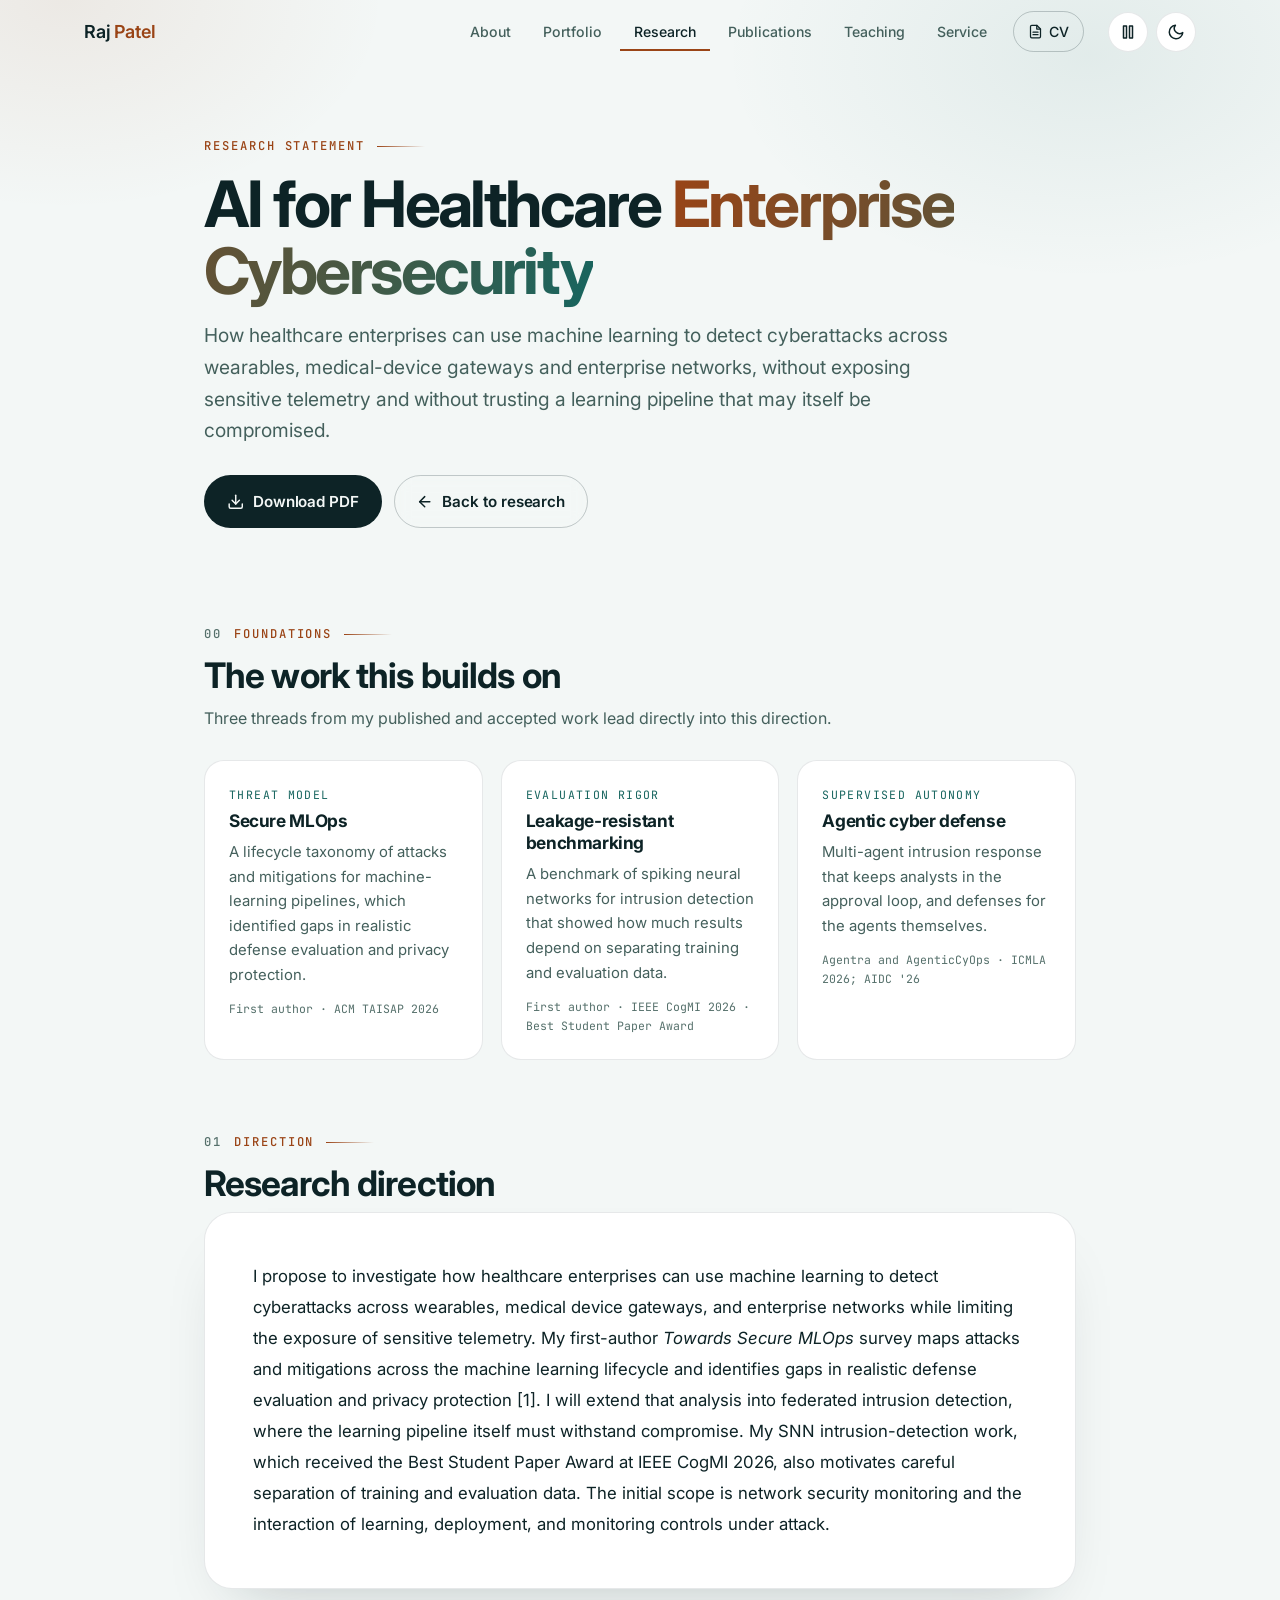
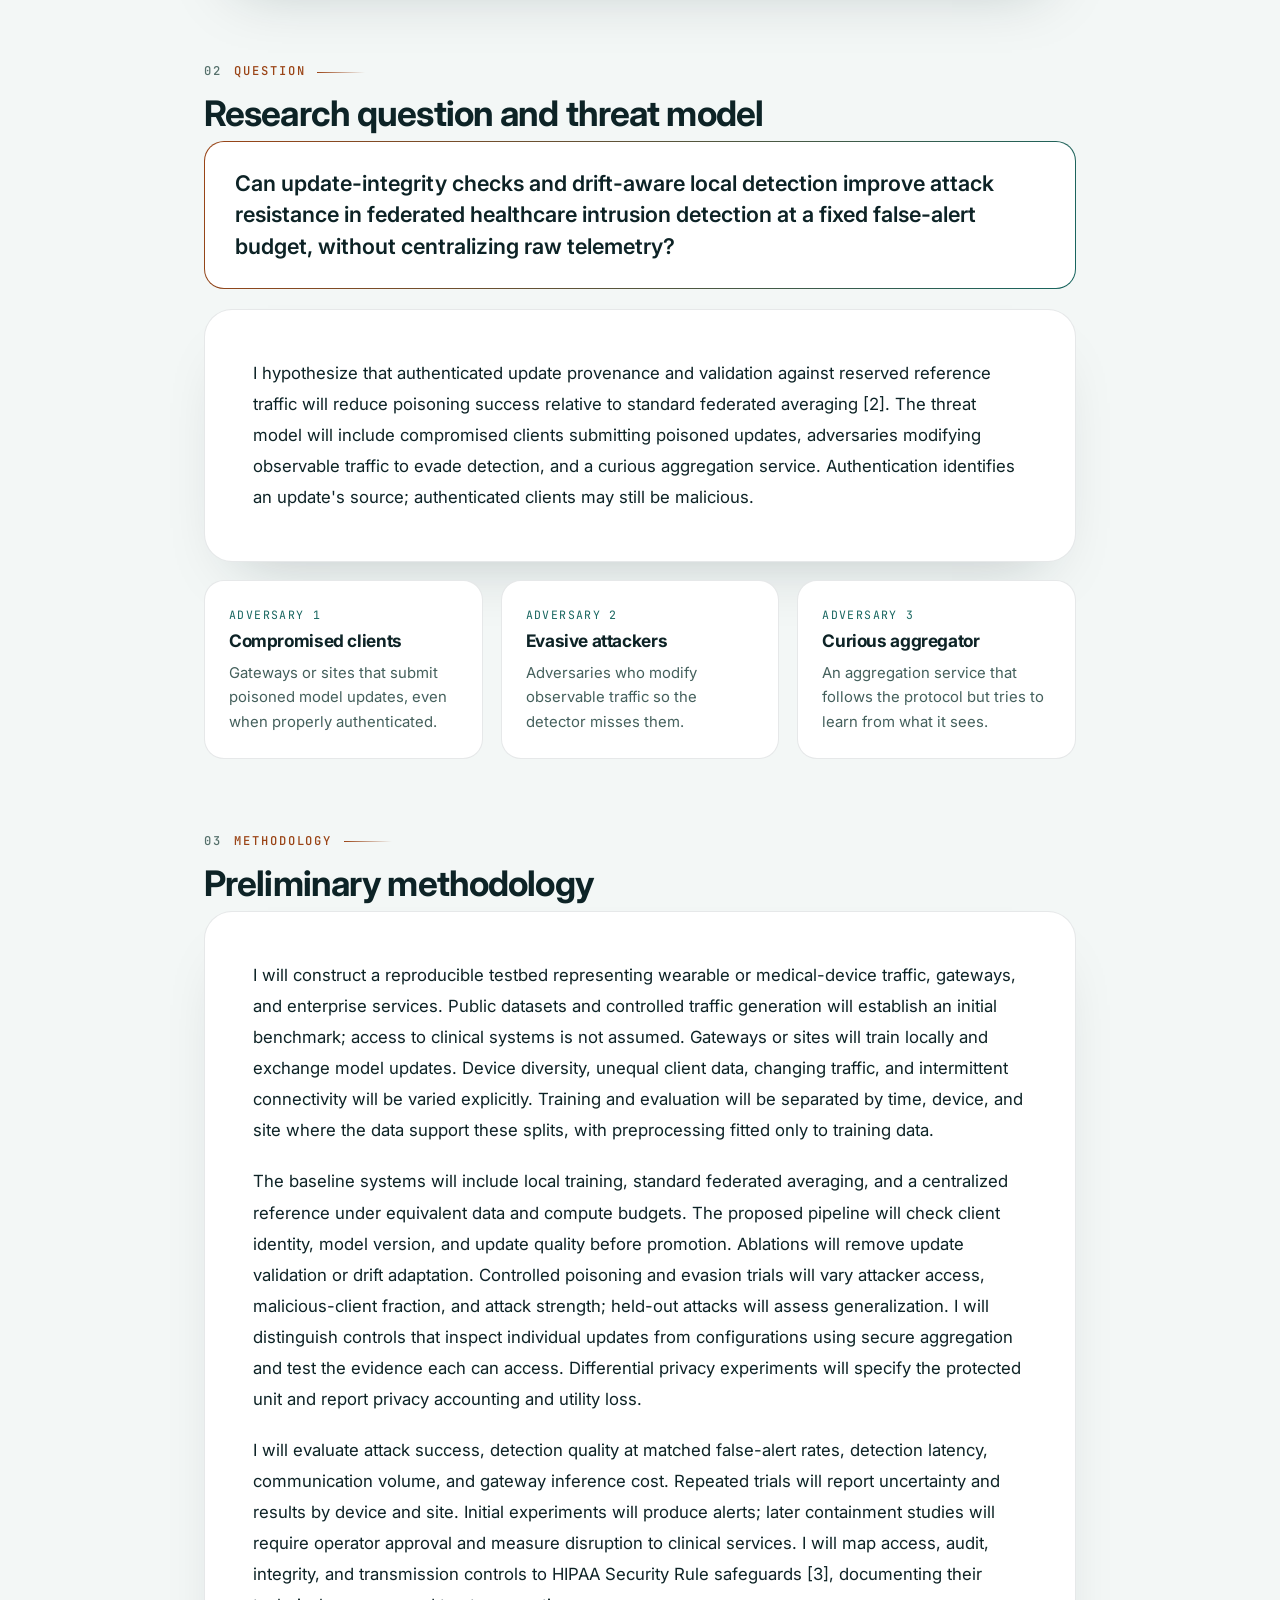
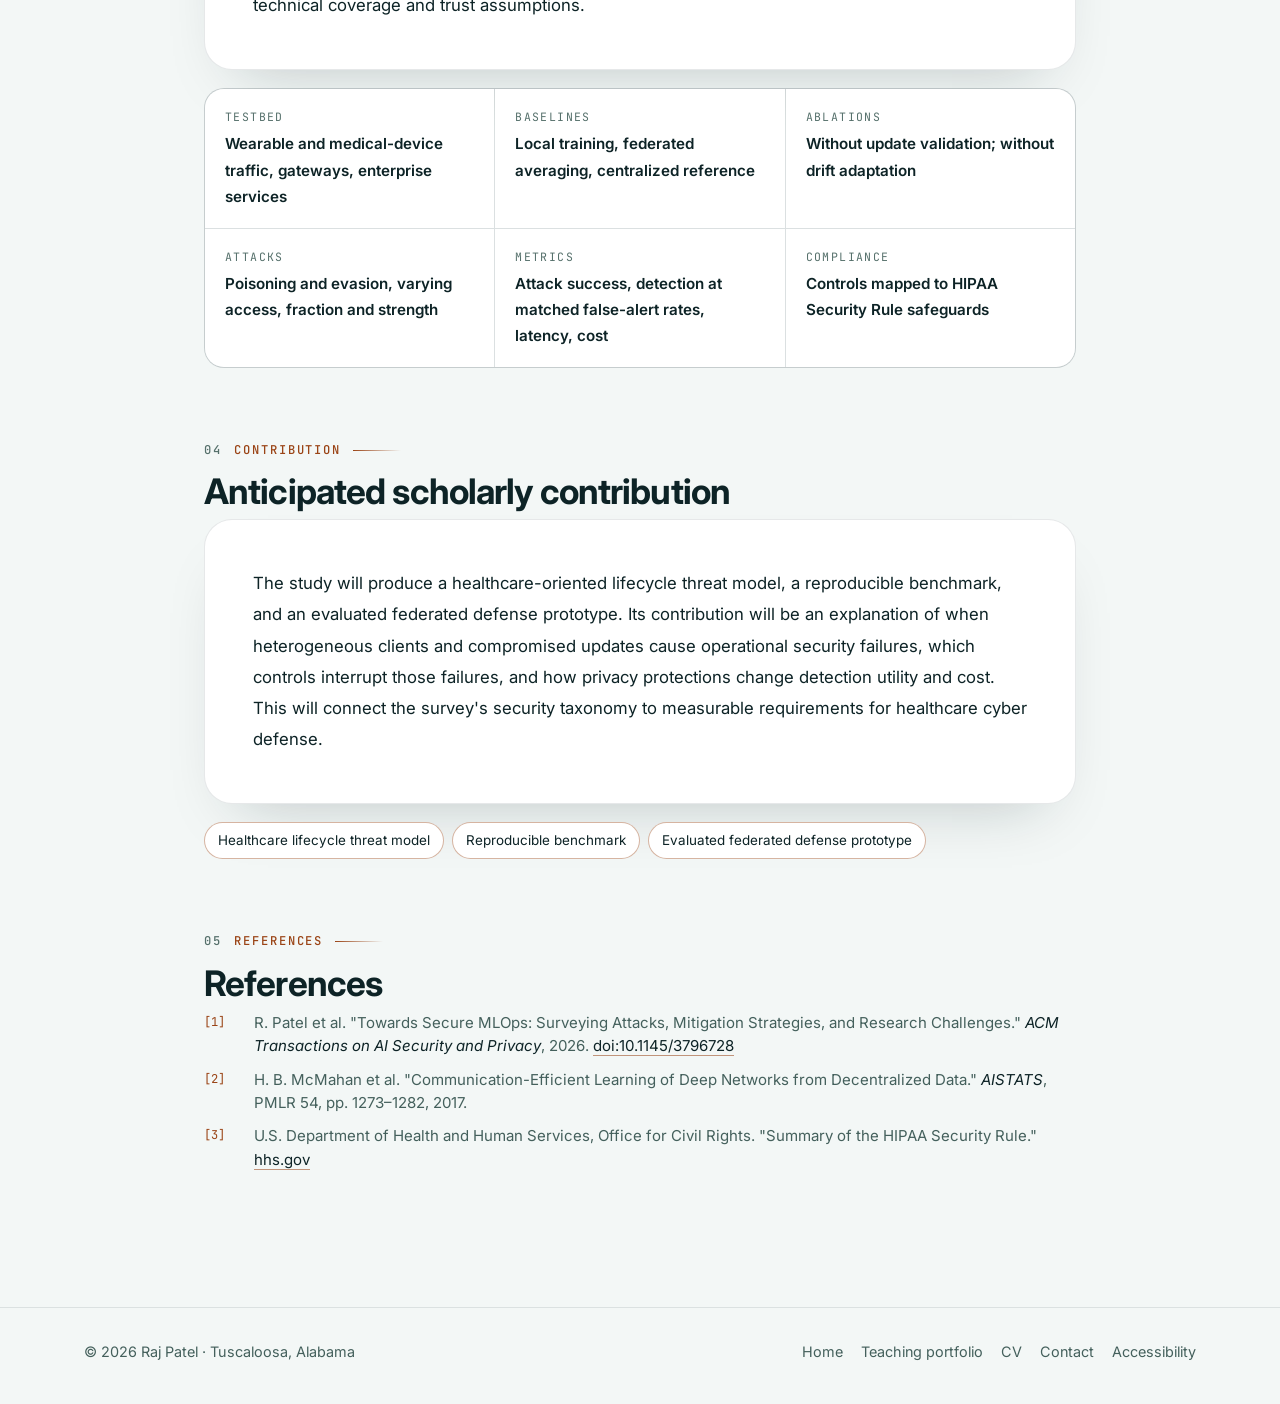
<file: research.html>
<!DOCTYPE html>
<html lang="en" data-theme="dark">
<head>
  <meta charset="utf-8">
  <meta name="viewport" content="width=device-width, initial-scale=1">
  <title>Research Statement · Raj Patel</title>
  <meta name="description" content="Raj Patel's research statement: AI for healthcare enterprise cybersecurity, building on secure MLOps, leakage-resistant evaluation and supervised agentic defense.">
  <meta name="author" content="Raj Patel">
  <meta name="theme-color" content="#051416">
  <link rel="canonical" href="https://rajpatel-ua.github.io/research.html">
  <meta property="og:title" content="Research Statement · Raj Patel">
  <meta property="og:description" content="AI for healthcare enterprise cybersecurity: federated intrusion detection that withstands a compromised learning pipeline.">
  <meta property="og:image" content="https://rajpatel-ua.github.io/assets/img/raj-patel.jpg">

  <link rel="icon" href="assets/img/favicon.svg" type="image/svg+xml">
  <link rel="preconnect" href="https://fonts.googleapis.com">
  <link rel="preconnect" href="https://fonts.gstatic.com" crossorigin>
  <link href="https://fonts.googleapis.com/css2?family=Inter:wght@400;500;600;700;800&family=JetBrains+Mono:wght@400;500&display=swap" rel="stylesheet">
  <link rel="stylesheet" href="assets/css/style.css?v=20261110c">
  <link rel="stylesheet" href="assets/css/doc.css?v=20261110c">

  <script>
    (function () {
      var t = localStorage.getItem('theme');
      if (!t) t = window.matchMedia('(prefers-color-scheme: light)').matches ? 'light' : 'dark';
      document.documentElement.setAttribute('data-theme', t);
      document.documentElement.classList.add('js');
      if (localStorage.getItem('motion') === 'paused') document.documentElement.classList.add('motion-paused');
    })();
  </script>
</head>
<body>
  <svg width="0" height="0" style="position:absolute" aria-hidden="true">
    <defs>
      <symbol id="i-sun" viewBox="0 0 24 24"><circle cx="12" cy="12" r="5"/><line x1="12" y1="1" x2="12" y2="3"/><line x1="12" y1="21" x2="12" y2="23"/><line x1="4.22" y1="4.22" x2="5.64" y2="5.64"/><line x1="18.36" y1="18.36" x2="19.78" y2="19.78"/><line x1="1" y1="12" x2="3" y2="12"/><line x1="21" y1="12" x2="23" y2="12"/><line x1="4.22" y1="19.78" x2="5.64" y2="18.36"/><line x1="18.36" y1="5.64" x2="19.78" y2="4.22"/></symbol>
      <symbol id="i-moon" viewBox="0 0 24 24"><path d="M21 12.79A9 9 0 1 1 11.21 3 7 7 0 0 0 21 12.79z"/></symbol>
      <symbol id="i-menu" viewBox="0 0 24 24"><line x1="3" y1="7" x2="21" y2="7"/><line x1="3" y1="12" x2="21" y2="12"/><line x1="3" y1="17" x2="21" y2="17"/></symbol>
      <symbol id="i-close" viewBox="0 0 24 24"><line x1="18" y1="6" x2="6" y2="18"/><line x1="6" y1="6" x2="18" y2="18"/></symbol>
      <symbol id="i-file" viewBox="0 0 24 24"><path d="M14 2H6a2 2 0 0 0-2 2v16a2 2 0 0 0 2 2h12a2 2 0 0 0 2-2V8z"/><polyline points="14 2 14 8 20 8"/><line x1="16" y1="13" x2="8" y2="13"/><line x1="16" y1="17" x2="8" y2="17"/></symbol>
      <symbol id="i-download" viewBox="0 0 24 24"><path d="M21 15v4a2 2 0 0 1-2 2H5a2 2 0 0 1-2-2v-4"/><polyline points="7 10 12 15 17 10"/><line x1="12" y1="15" x2="12" y2="3"/></symbol>
      <symbol id="i-left" viewBox="0 0 24 24"><line x1="19" y1="12" x2="5" y2="12"/><polyline points="12 19 5 12 12 5"/></symbol>
      <symbol id="i-play" viewBox="0 0 24 24"><polygon points="6 4 20 12 6 20 6 4"/></symbol>
      <symbol id="i-pause" viewBox="0 0 24 24"><rect x="6" y="4" width="4" height="16"/><rect x="14" y="4" width="4" height="16"/></symbol>
    </defs>
  </svg>

  <a class="skip-link" href="#main">Skip to content</a>

  <header class="nav is-scrolled" id="nav">
    <div class="container nav__inner">
      <a href="index.html" class="brand" aria-label="Raj Patel, home">
        <span class="brand__name">Raj <i>Patel</i></span>
      </a>
      <nav class="nav__links" id="nav-links" aria-label="Primary">
        <a href="index.html#about">About</a>
        <a href="index.html#portfolio">Portfolio</a>
        <a href="index.html#research" class="is-active">Research</a>
        <a href="index.html#publications">Publications</a>
        <a href="teaching.html">Teaching</a>
        <a href="index.html#service">Service</a>
        <a href="cv.html" class="nav__cta"><svg aria-hidden="true" focusable="false" class="icon"><use href="#i-file"/></svg> CV</a>
      </nav>
      <div class="nav__actions">
        <button class="icon-btn" id="motion-toggle" aria-pressed="false" aria-label="Pause animations" title="Pause animations">
          <svg aria-hidden="true" focusable="false" class="icon icon--pause"><use href="#i-pause"/></svg>
          <svg aria-hidden="true" focusable="false" class="icon icon--play"><use href="#i-play"/></svg>
        </button>
        <button class="icon-btn" id="theme-toggle" aria-label="Switch color theme" title="Switch color theme">
          <svg aria-hidden="true" focusable="false" class="icon icon--sun"><use href="#i-sun"/></svg>
          <svg aria-hidden="true" focusable="false" class="icon icon--moon"><use href="#i-moon"/></svg>
        </button>
        <button class="icon-btn nav__burger" id="nav-burger" aria-label="Open menu" aria-expanded="false" aria-controls="nav-links">
          <svg aria-hidden="true" focusable="false" class="icon icon--open"><use href="#i-menu"/></svg>
          <svg aria-hidden="true" focusable="false" class="icon icon--close"><use href="#i-close"/></svg>
        </button>
      </div>
    </div>
  </header>

  <main id="main">
    <section class="page-hero">
      <div class="container">
        <p class="eyebrow">Research statement</p>
        <h1>AI for Healthcare <span class="grad-text">Enterprise Cybersecurity</span></h1>
        <p class="print-only page-hero__lead">Raj Patel · PhD Student, Department of Computer Science, The University of Alabama · rpatel38@ua.edu · rajpatel-ua.github.io</p>
        <p class="page-hero__lead">
          How healthcare enterprises can use machine learning to detect cyberattacks across wearables, medical-device
          gateways and enterprise networks, without exposing sensitive telemetry and without trusting a learning
          pipeline that may itself be compromised.
        </p>
        <div class="page-hero__actions">
          <a class="btn btn--primary" href="assets/docs/Raj_Patel_Research_Statement.pdf" target="_blank" rel="noopener"><svg aria-hidden="true" focusable="false" class="icon"><use href="#i-download"/></svg> Download PDF</a>
          <a class="btn btn--ghost" href="index.html#research"><svg aria-hidden="true" focusable="false" class="icon"><use href="#i-left"/></svg> Back to research</a>
        </div>
      </div>
    </section>

    <div class="doc">
      <!-- ============ FOUNDATIONS ============ -->
      <section class="doc-section" id="foundations">
        <p class="eyebrow"><span>00</span> Foundations</p>
        <h2>The work this builds on</h2>
        <p class="doc-section__sub">Three threads from my published and accepted work lead directly into this direction.</p>
        <div class="cards">
          <article class="card">
            <p class="card__kicker">Threat model</p>
            <h3>Secure MLOps</h3>
            <p>A lifecycle taxonomy of attacks and mitigations for machine-learning pipelines, which identified gaps in realistic defense evaluation and privacy protection.</p>
            <p class="card__meta">First author · ACM TAISAP 2026</p>
          </article>
          <article class="card">
            <p class="card__kicker">Evaluation rigor</p>
            <h3>Leakage-resistant benchmarking</h3>
            <p>A benchmark of spiking neural networks for intrusion detection that showed how much results depend on separating training and evaluation data.</p>
            <p class="card__meta">First author · IEEE CogMI 2026 · Best Student Paper Award</p>
          </article>
          <article class="card">
            <p class="card__kicker">Supervised autonomy</p>
            <h3>Agentic cyber defense</h3>
            <p>Multi-agent intrusion response that keeps analysts in the approval loop, and defenses for the agents themselves.</p>
            <p class="card__meta">Agentra and AgenticCyOps · ICMLA 2026; AIDC '26</p>
          </article>
        </div>
      </section>

      <!-- ============ STATEMENT ============ -->
      <section class="doc-section" id="direction">
        <p class="eyebrow"><span>01</span> Direction</p>
        <h2>Research direction</h2>
        <article class="statement">
          <p>
            I propose to investigate how healthcare enterprises can use machine learning to detect cyberattacks across
            wearables, medical device gateways, and enterprise networks while limiting the exposure of sensitive
            telemetry. My first-author <em>Towards Secure MLOps</em> survey maps attacks and mitigations across the
            machine learning lifecycle and identifies gaps in realistic defense evaluation and privacy protection [1].
            I will extend that analysis into federated intrusion detection, where the learning pipeline itself must
            withstand compromise. My SNN intrusion-detection work, which received the Best Student Paper Award at IEEE CogMI 2026, also motivates careful
            separation of training and evaluation data. The initial scope is network security monitoring and the
            interaction of learning, deployment, and monitoring controls under attack.
          </p>
        </article>
      </section>

      <section class="doc-section" id="question">
        <p class="eyebrow"><span>02</span> Question</p>
        <h2>Research question and threat model</h2>
        <blockquote class="rq">
          Can update-integrity checks and drift-aware local detection improve attack resistance in federated healthcare
          intrusion detection at a fixed false-alert budget, without centralizing raw telemetry?
        </blockquote>
        <article class="statement">
          <p>
            I hypothesize that authenticated update provenance and validation against reserved reference traffic will
            reduce poisoning success relative to standard federated averaging [2]. The threat model will include
            compromised clients submitting poisoned updates, adversaries modifying observable traffic to evade
            detection, and a curious aggregation service. Authentication identifies an update's source; authenticated
            clients may still be malicious.
          </p>
        </article>
        <div class="cards" style="margin-top:18px">
          <article class="card"><p class="card__kicker">Adversary 1</p><h3>Compromised clients</h3><p>Gateways or sites that submit poisoned model updates, even when properly authenticated.</p></article>
          <article class="card"><p class="card__kicker">Adversary 2</p><h3>Evasive attackers</h3><p>Adversaries who modify observable traffic so the detector misses them.</p></article>
          <article class="card"><p class="card__kicker">Adversary 3</p><h3>Curious aggregator</h3><p>An aggregation service that follows the protocol but tries to learn from what it sees.</p></article>
        </div>
      </section>

      <section class="doc-section" id="methodology">
        <p class="eyebrow"><span>03</span> Methodology</p>
        <h2>Preliminary methodology</h2>
        <article class="statement">
          <p>
            I will construct a reproducible testbed representing wearable or medical-device traffic, gateways, and
            enterprise services. Public datasets and controlled traffic generation will establish an initial benchmark;
            access to clinical systems is not assumed. Gateways or sites will train locally and exchange model updates.
            Device diversity, unequal client data, changing traffic, and intermittent connectivity will be varied
            explicitly. Training and evaluation will be separated by time, device, and site where the data support
            these splits, with preprocessing fitted only to training data.
          </p>
          <p>
            The baseline systems will include local training, standard federated averaging, and a centralized reference
            under equivalent data and compute budgets. The proposed pipeline will check client identity, model version,
            and update quality before promotion. Ablations will remove update validation or drift adaptation. Controlled
            poisoning and evasion trials will vary attacker access, malicious-client fraction, and attack strength;
            held-out attacks will assess generalization. I will distinguish controls that inspect individual updates
            from configurations using secure aggregation and test the evidence each can access. Differential privacy
            experiments will specify the protected unit and report privacy accounting and utility loss.
          </p>
          <p>
            I will evaluate attack success, detection quality at matched false-alert rates, detection latency,
            communication volume, and gateway inference cost. Repeated trials will report uncertainty and results by
            device and site. Initial experiments will produce alerts; later containment studies will require operator
            approval and measure disruption to clinical services. I will map access, audit, integrity, and transmission
            controls to HIPAA Security Rule safeguards [3], documenting their technical coverage and trust assumptions.
          </p>
        </article>
        <div class="glance" style="margin-top:18px">
          <div><span>Testbed</span><strong>Wearable and medical-device traffic, gateways, enterprise services</strong></div>
          <div><span>Baselines</span><strong>Local training, federated averaging, centralized reference</strong></div>
          <div><span>Ablations</span><strong>Without update validation; without drift adaptation</strong></div>
          <div><span>Attacks</span><strong>Poisoning and evasion, varying access, fraction and strength</strong></div>
          <div><span>Metrics</span><strong>Attack success, detection at matched false-alert rates, latency, cost</strong></div>
          <div><span>Compliance</span><strong>Controls mapped to HIPAA Security Rule safeguards</strong></div>
        </div>
      </section>

      <section class="doc-section" id="contribution">
        <p class="eyebrow"><span>04</span> Contribution</p>
        <h2>Anticipated scholarly contribution</h2>
        <article class="statement">
          <p>
            The study will produce a healthcare-oriented lifecycle threat model, a reproducible benchmark, and an
            evaluated federated defense prototype. Its contribution will be an explanation of when heterogeneous
            clients and compromised updates cause operational security failures, which controls interrupt those
            failures, and how privacy protections change detection utility and cost. This will connect the survey's
            security taxonomy to measurable requirements for healthcare cyber defense.
          </p>
        </article>
        <ul class="tags tags--outline" style="margin-top:18px">
          <li>Healthcare lifecycle threat model</li><li>Reproducible benchmark</li><li>Evaluated federated defense prototype</li>
        </ul>
      </section>

      <section class="doc-section" id="references">
        <p class="eyebrow"><span>05</span> References</p>
        <h2>References</h2>
        <ol class="cv-pubs">
          <li><span class="tag">[1]</span><span>R. Patel et al. "Towards Secure MLOps: Surveying Attacks, Mitigation Strategies, and Research Challenges." <i>ACM Transactions on AI Security and Privacy</i>, 2026. <a href="https://doi.org/10.1145/3796728">doi:10.1145/3796728</a></span></li>
          <li><span class="tag">[2]</span><span>H. B. McMahan et al. "Communication-Efficient Learning of Deep Networks from Decentralized Data." <i>AISTATS</i>, PMLR 54, pp. 1273–1282, 2017.</span></li>
          <li><span class="tag">[3]</span><span>U.S. Department of Health and Human Services, Office for Civil Rights. "Summary of the HIPAA Security Rule." <a href="https://www.hhs.gov/hipaa/for-professionals/security/laws-regulations/index.html">hhs.gov</a></span></li>
        </ol>
      </section>
    </div>
  </main>

  <footer class="footer">
    <div class="container footer__inner">
      <p>© <span id="year">2026</span> Raj Patel · Tuscaloosa, Alabama</p>
      <p class="footer__links"><a href="index.html">Home</a><a href="teaching.html">Teaching portfolio</a><a href="cv.html">CV</a><a href="index.html#contact">Contact</a><a href="accessibility.html">Accessibility</a></p>
    </div>
  </footer>

  <script src="assets/js/main.js?v=20261110c" defer></script>
</body>
</html>
</file>
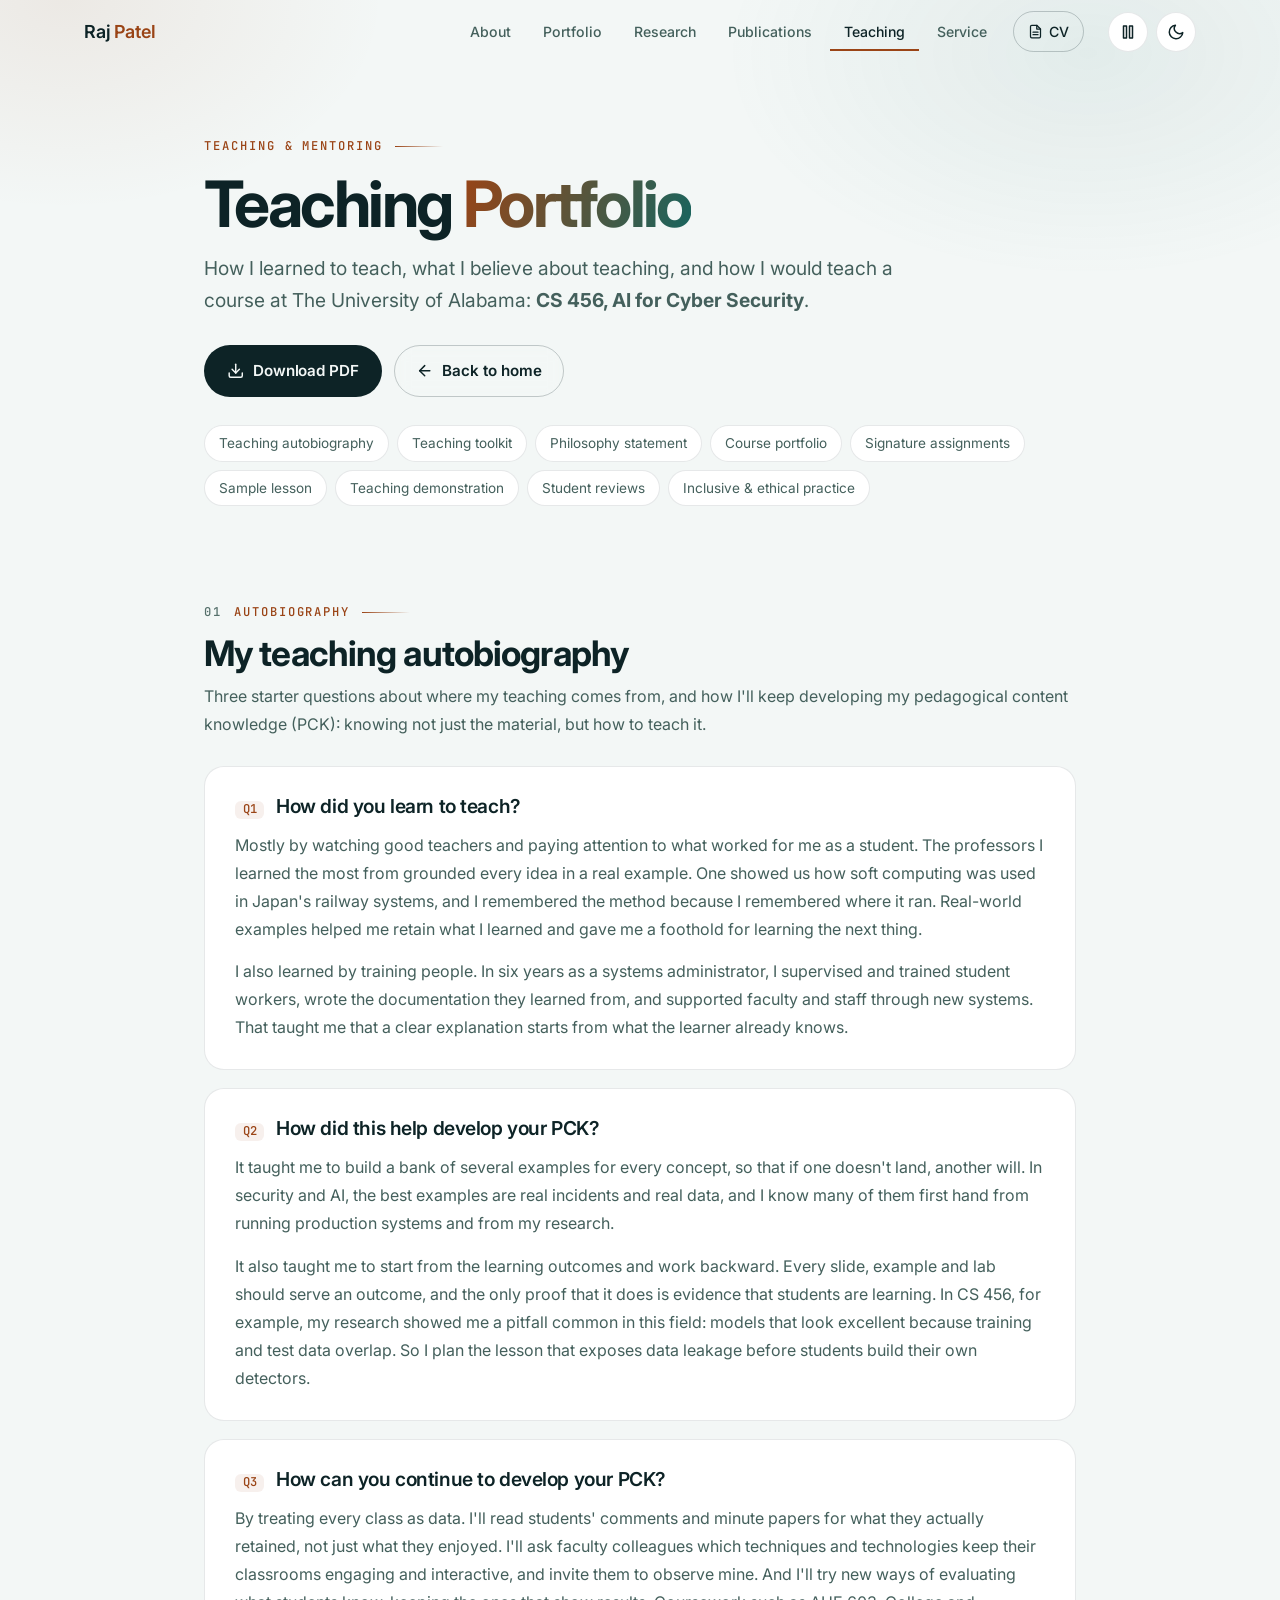
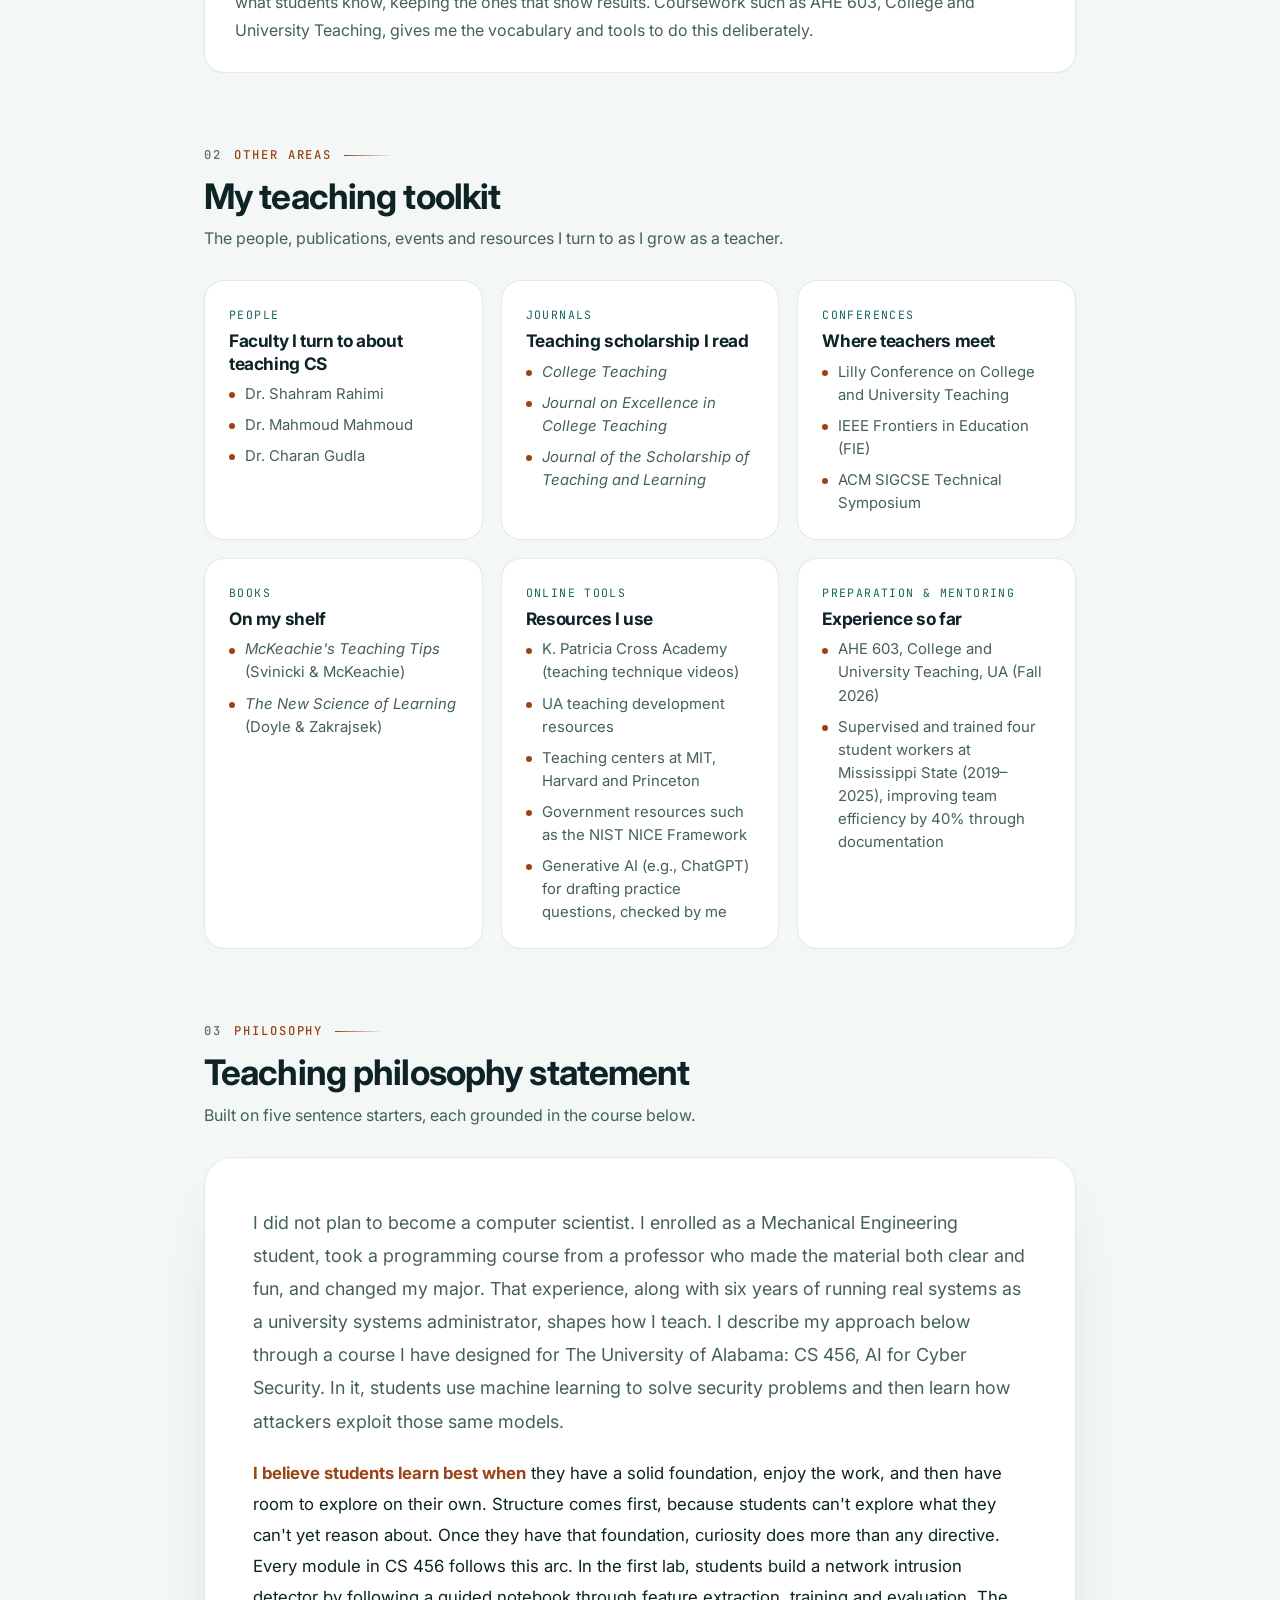
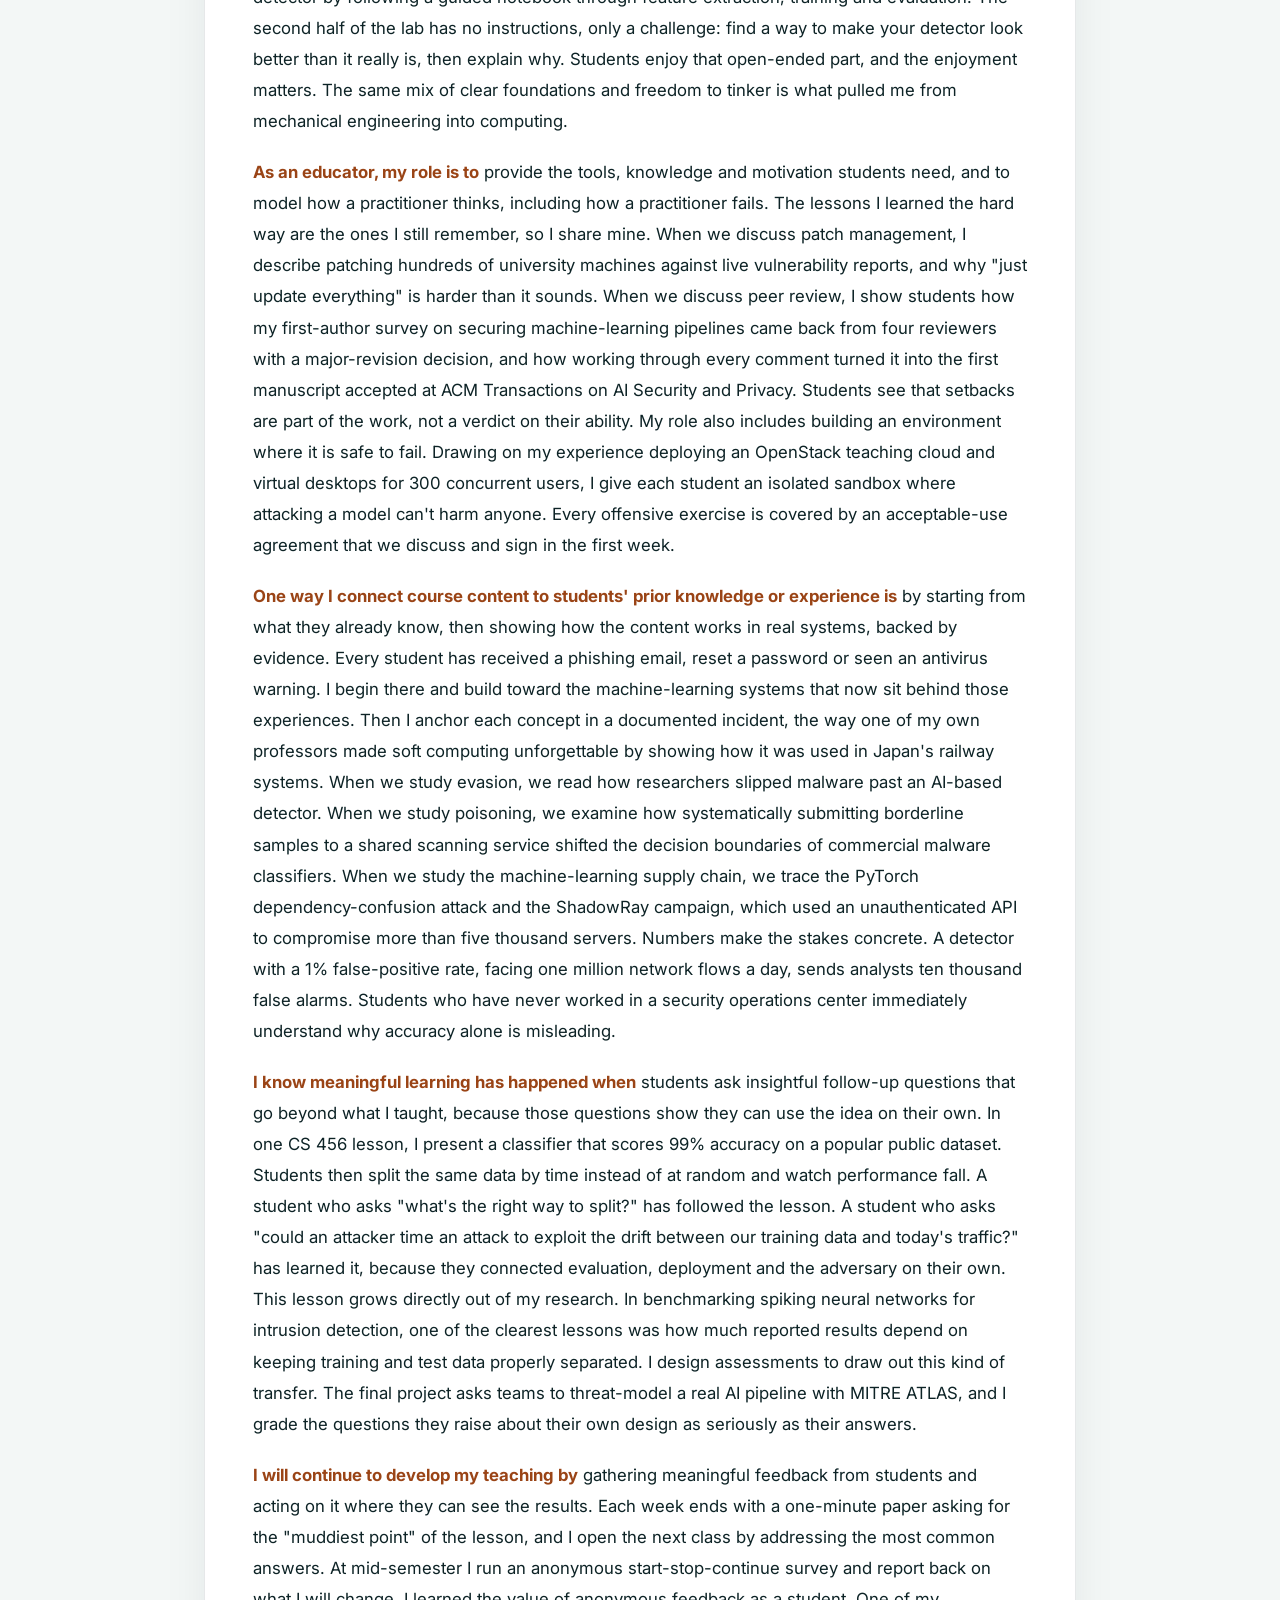
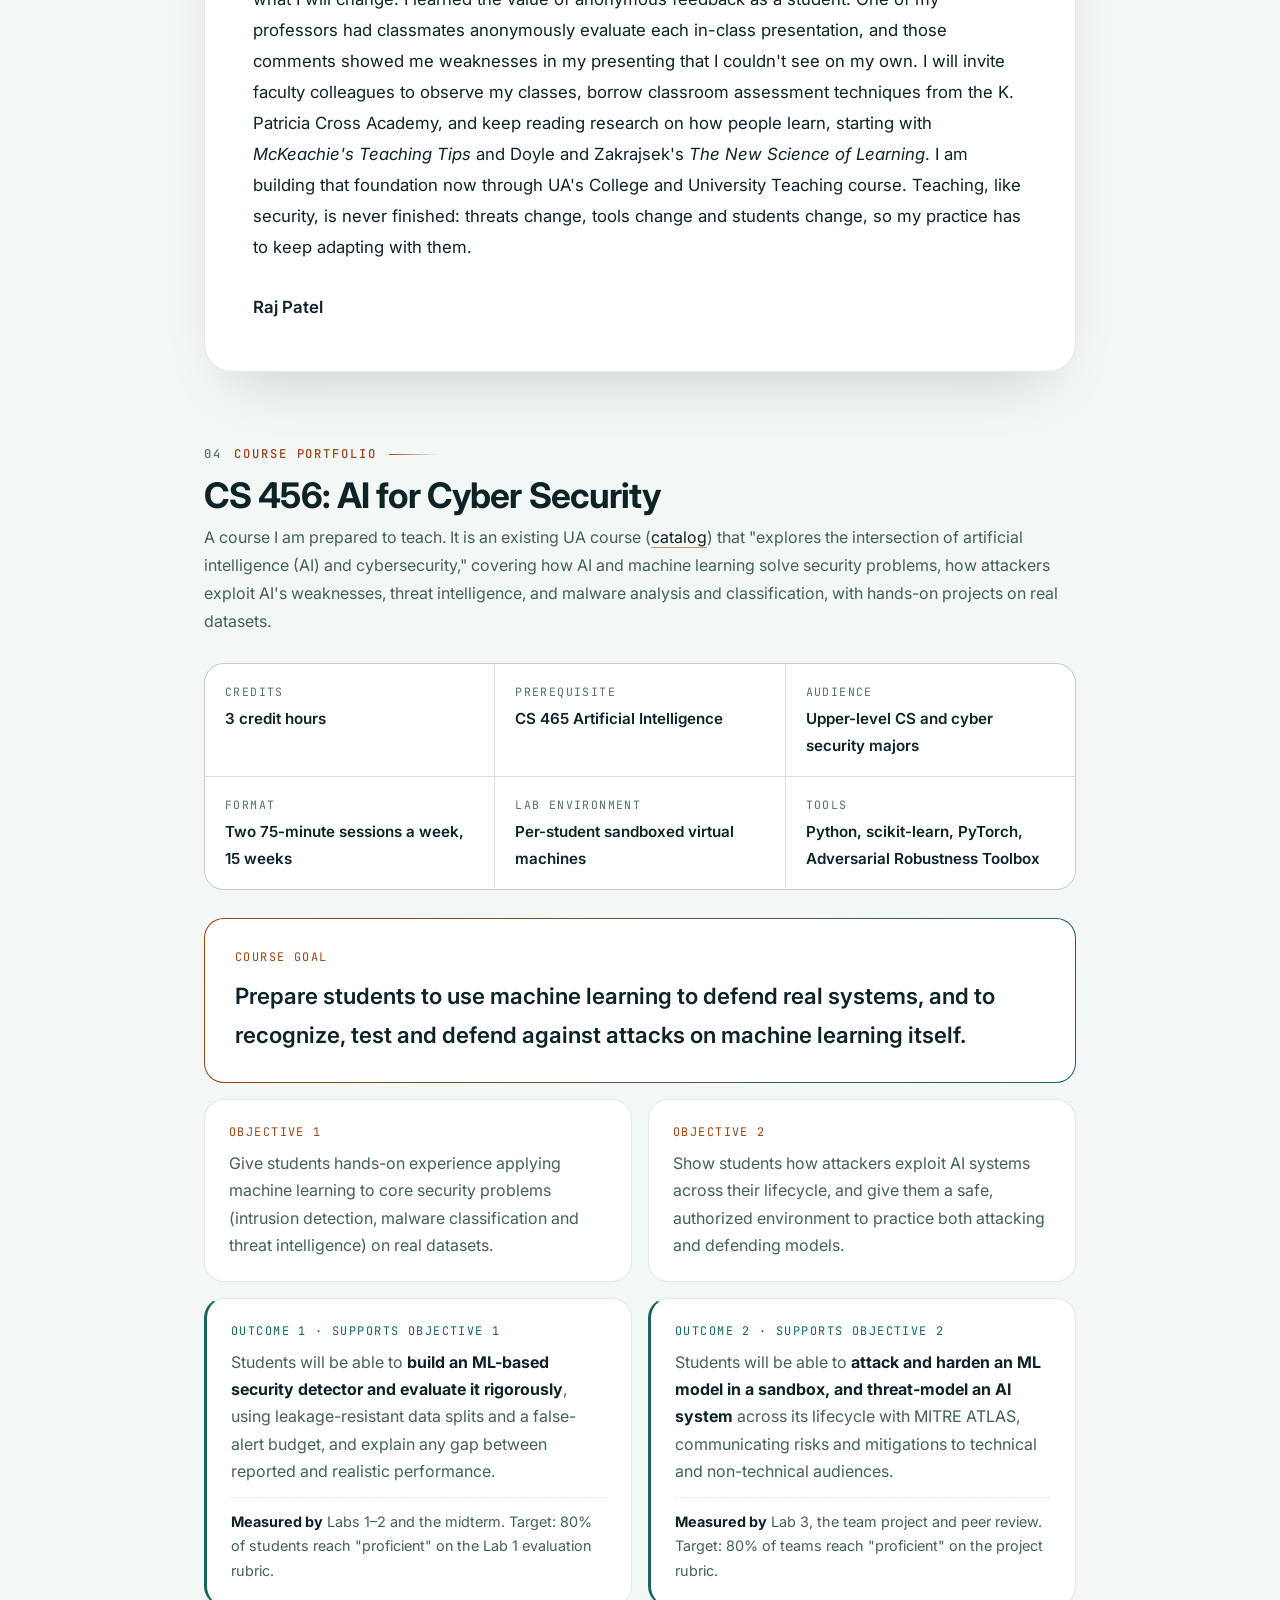
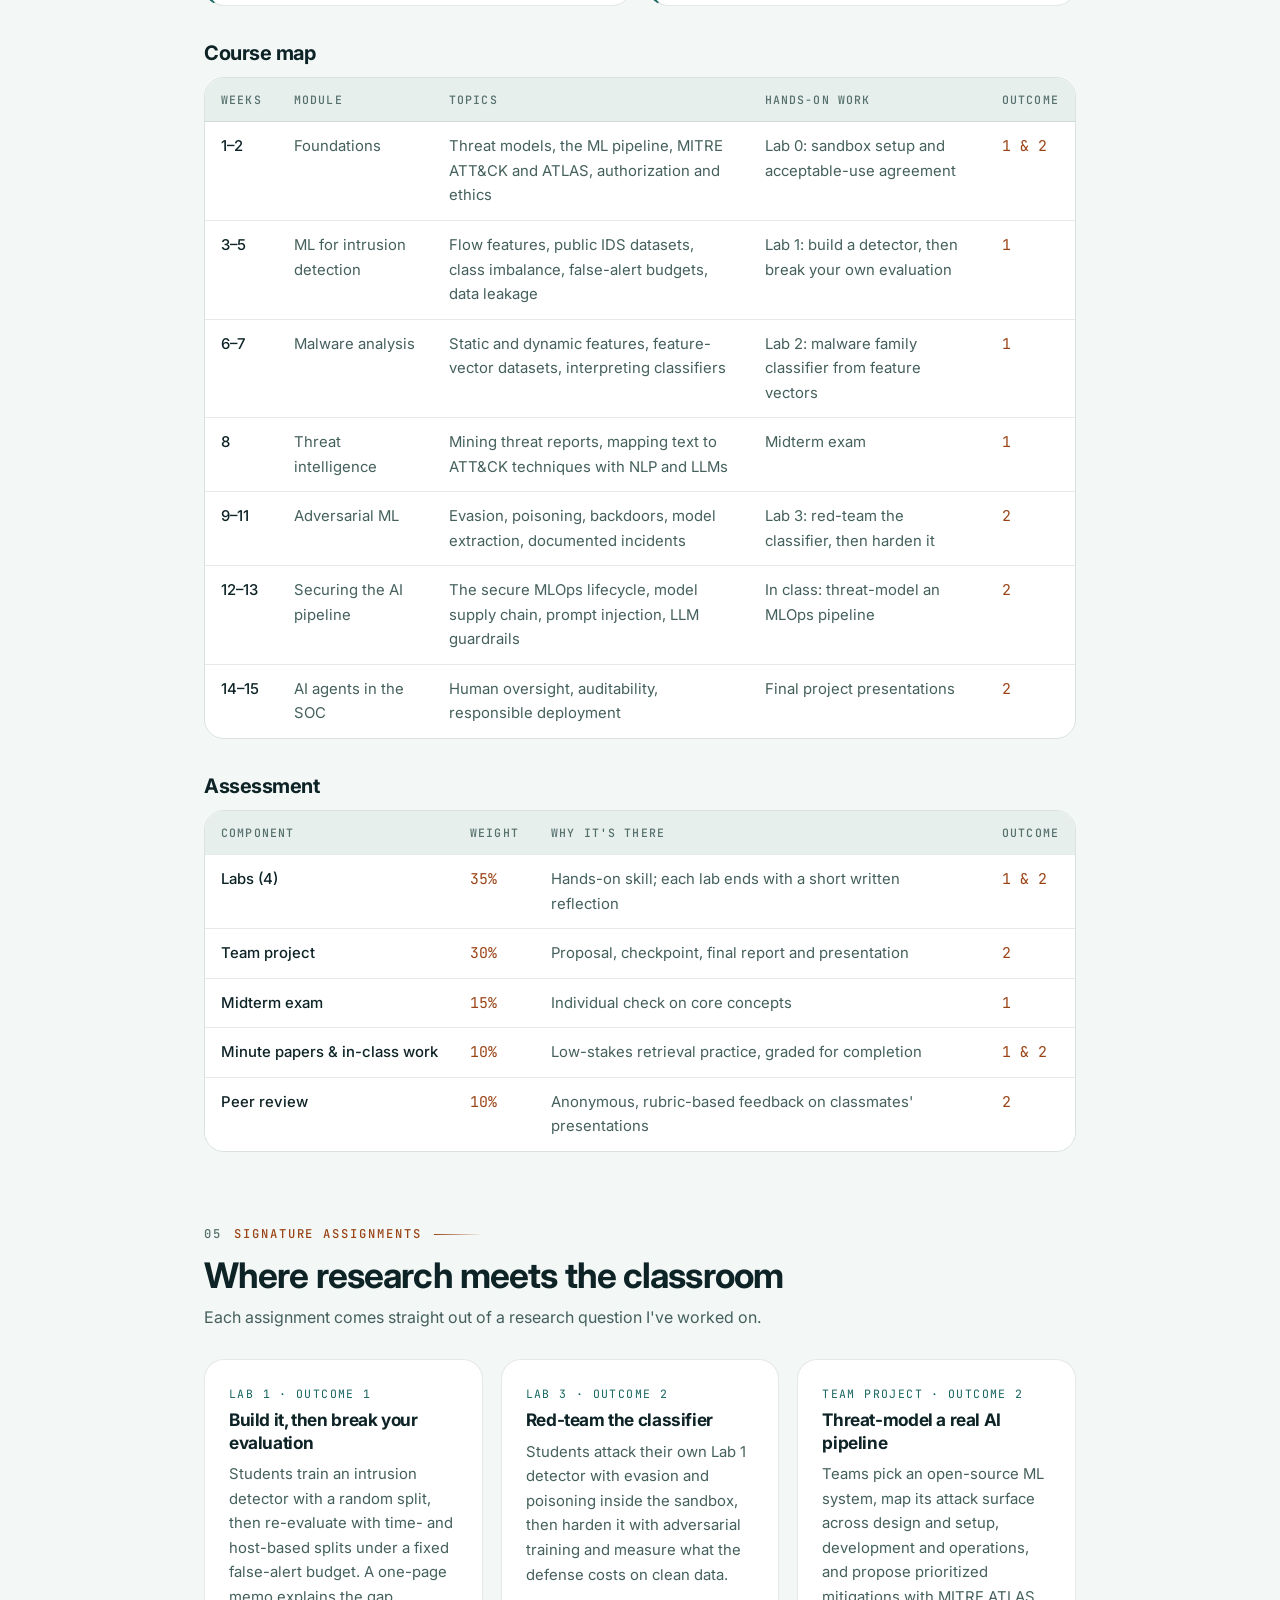
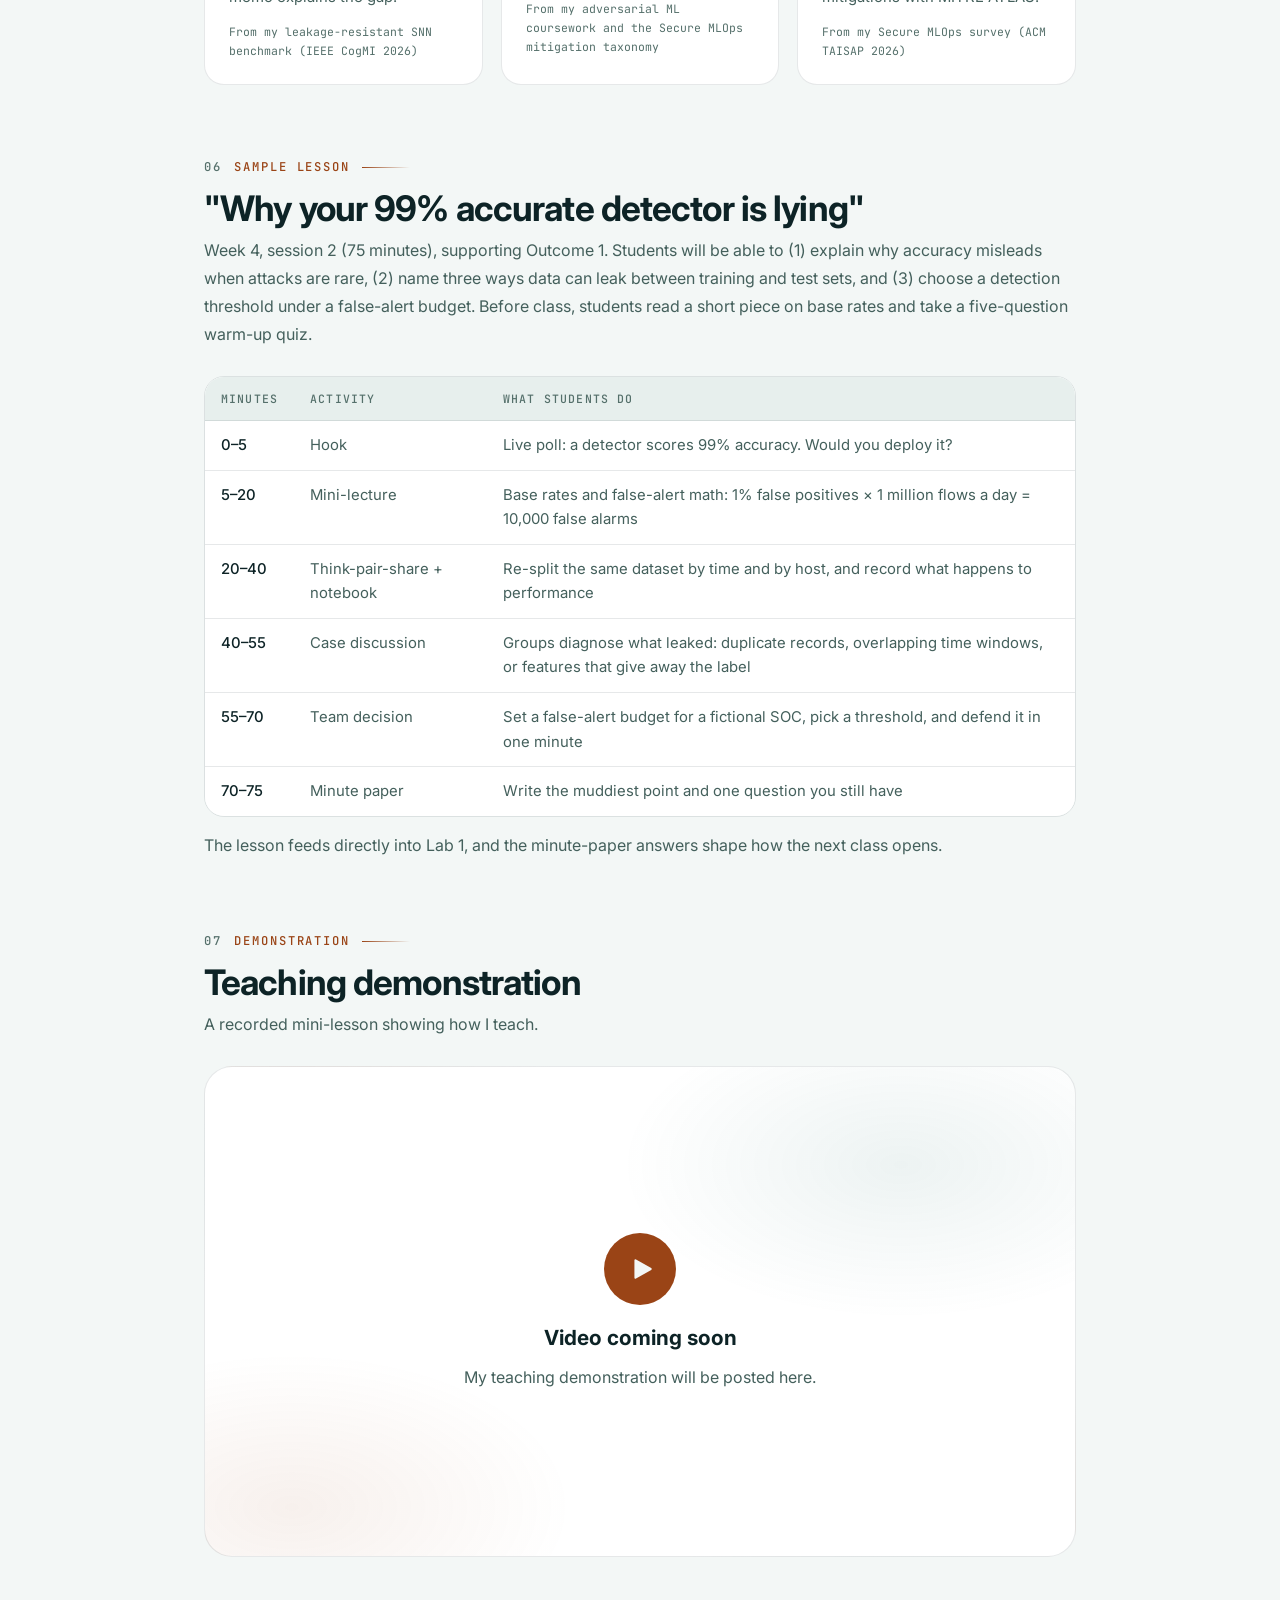
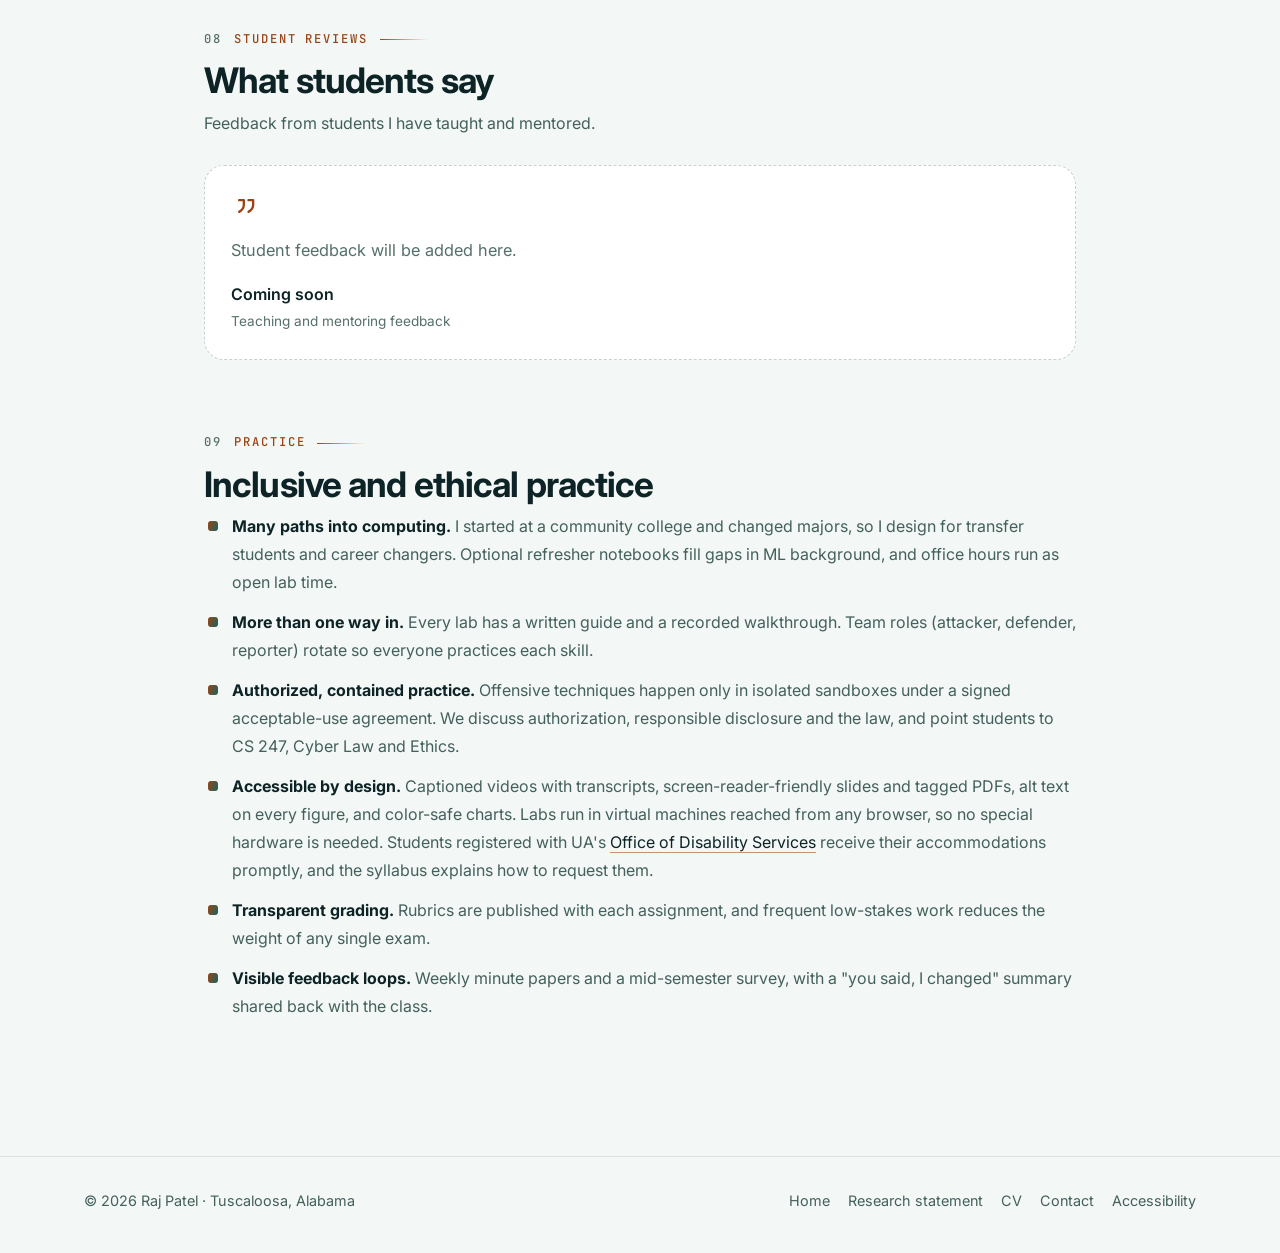
<file: teaching.html>
<!DOCTYPE html>
<html lang="en" data-theme="dark">
<head>
  <meta charset="utf-8">
  <meta name="viewport" content="width=device-width, initial-scale=1">
  <title>Teaching Portfolio · Raj Patel</title>
  <meta name="description" content="Raj Patel's teaching portfolio: teaching autobiography, philosophy statement, and a course portfolio for CS 456: AI for Cyber Security at The University of Alabama.">
  <meta name="author" content="Raj Patel">
  <meta name="theme-color" content="#051416">
  <link rel="canonical" href="https://rajpatel-ua.github.io/teaching.html">
  <meta property="og:title" content="Teaching Portfolio · Raj Patel">
  <meta property="og:description" content="Teaching autobiography, philosophy statement, and a course portfolio for CS 456: AI for Cyber Security.">
  <meta property="og:image" content="https://rajpatel-ua.github.io/assets/img/raj-patel.jpg">

  <link rel="icon" href="assets/img/favicon.svg" type="image/svg+xml">
  <link rel="preconnect" href="https://fonts.googleapis.com">
  <link rel="preconnect" href="https://fonts.gstatic.com" crossorigin>
  <link href="https://fonts.googleapis.com/css2?family=Inter:wght@400;500;600;700;800&family=JetBrains+Mono:wght@400;500&display=swap" rel="stylesheet">
  <link rel="stylesheet" href="assets/css/style.css?v=20261110c">
  <link rel="stylesheet" href="assets/css/doc.css?v=20261110c">

  <script>
    (function () {
      var t = localStorage.getItem('theme');
      if (!t) t = window.matchMedia('(prefers-color-scheme: light)').matches ? 'light' : 'dark';
      document.documentElement.setAttribute('data-theme', t);
      document.documentElement.classList.add('js');
      if (localStorage.getItem('motion') === 'paused') document.documentElement.classList.add('motion-paused');
    })();
  </script>
</head>
<body>
  <svg width="0" height="0" style="position:absolute" aria-hidden="true">
    <defs>
      <symbol id="i-sun" viewBox="0 0 24 24"><circle cx="12" cy="12" r="5"/><line x1="12" y1="1" x2="12" y2="3"/><line x1="12" y1="21" x2="12" y2="23"/><line x1="4.22" y1="4.22" x2="5.64" y2="5.64"/><line x1="18.36" y1="18.36" x2="19.78" y2="19.78"/><line x1="1" y1="12" x2="3" y2="12"/><line x1="21" y1="12" x2="23" y2="12"/><line x1="4.22" y1="19.78" x2="5.64" y2="18.36"/><line x1="18.36" y1="5.64" x2="19.78" y2="4.22"/></symbol>
      <symbol id="i-moon" viewBox="0 0 24 24"><path d="M21 12.79A9 9 0 1 1 11.21 3 7 7 0 0 0 21 12.79z"/></symbol>
      <symbol id="i-menu" viewBox="0 0 24 24"><line x1="3" y1="7" x2="21" y2="7"/><line x1="3" y1="12" x2="21" y2="12"/><line x1="3" y1="17" x2="21" y2="17"/></symbol>
      <symbol id="i-close" viewBox="0 0 24 24"><line x1="18" y1="6" x2="6" y2="18"/><line x1="6" y1="6" x2="18" y2="18"/></symbol>
      <symbol id="i-file" viewBox="0 0 24 24"><path d="M14 2H6a2 2 0 0 0-2 2v16a2 2 0 0 0 2 2h12a2 2 0 0 0 2-2V8z"/><polyline points="14 2 14 8 20 8"/><line x1="16" y1="13" x2="8" y2="13"/><line x1="16" y1="17" x2="8" y2="17"/></symbol>
      <symbol id="i-download" viewBox="0 0 24 24"><path d="M21 15v4a2 2 0 0 1-2 2H5a2 2 0 0 1-2-2v-4"/><polyline points="7 10 12 15 17 10"/><line x1="12" y1="15" x2="12" y2="3"/></symbol>
      <symbol id="i-left" viewBox="0 0 24 24"><line x1="19" y1="12" x2="5" y2="12"/><polyline points="12 19 5 12 12 5"/></symbol>
      <symbol id="i-play" viewBox="0 0 24 24"><polygon points="6 4 20 12 6 20 6 4"/></symbol>
      <symbol id="i-quote" viewBox="0 0 24 24"><path d="M7 7h4v4c0 3-2 5-4 6"/><path d="M15 7h4v4c0 3-2 5-4 6"/></symbol>
      <symbol id="i-pause" viewBox="0 0 24 24"><rect x="6" y="4" width="4" height="16"/><rect x="14" y="4" width="4" height="16"/></symbol>
    </defs>
  </svg>

  <a class="skip-link" href="#main">Skip to content</a>

  <header class="nav is-scrolled" id="nav">
    <div class="container nav__inner">
      <a href="index.html" class="brand" aria-label="Raj Patel, home">
        <span class="brand__name">Raj <i>Patel</i></span>
      </a>
      <nav class="nav__links" id="nav-links" aria-label="Primary">
        <a href="index.html#about">About</a>
        <a href="index.html#portfolio">Portfolio</a>
        <a href="index.html#research">Research</a>
        <a href="index.html#publications">Publications</a>
        <a href="teaching.html" class="is-active" aria-current="page">Teaching</a>
        <a href="index.html#service">Service</a>
        <a href="cv.html" class="nav__cta"><svg aria-hidden="true" focusable="false" class="icon"><use href="#i-file"/></svg> CV</a>
      </nav>
      <div class="nav__actions">
        <button class="icon-btn" id="motion-toggle" aria-pressed="false" aria-label="Pause animations" title="Pause animations">
          <svg aria-hidden="true" focusable="false" class="icon icon--pause"><use href="#i-pause"/></svg>
          <svg aria-hidden="true" focusable="false" class="icon icon--play"><use href="#i-play"/></svg>
        </button>
        <button class="icon-btn" id="theme-toggle" aria-label="Switch color theme" title="Switch color theme">
          <svg aria-hidden="true" focusable="false" class="icon icon--sun"><use href="#i-sun"/></svg>
          <svg aria-hidden="true" focusable="false" class="icon icon--moon"><use href="#i-moon"/></svg>
        </button>
        <button class="icon-btn nav__burger" id="nav-burger" aria-label="Open menu" aria-expanded="false" aria-controls="nav-links">
          <svg aria-hidden="true" focusable="false" class="icon icon--open"><use href="#i-menu"/></svg>
          <svg aria-hidden="true" focusable="false" class="icon icon--close"><use href="#i-close"/></svg>
        </button>
      </div>
    </div>
  </header>

  <main id="main">
    <section class="page-hero">
      <div class="container">
        <p class="eyebrow">Teaching &amp; Mentoring</p>
        <h1>Teaching <span class="grad-text">Portfolio</span></h1>
        <p class="print-only page-hero__lead">Raj Patel · PhD Student, Department of Computer Science, The University of Alabama · rpatel38@ua.edu · rajpatel-ua.github.io</p>
        <p class="page-hero__lead">
          How I learned to teach, what I believe about teaching, and how I would teach a course at The University
          of Alabama: <strong>CS 456, AI for Cyber Security</strong>.
        </p>
        <div class="page-hero__actions">
          <a class="btn btn--primary" href="assets/docs/Raj_Patel_Teaching_Portfolio.pdf" target="_blank" rel="noopener"><svg aria-hidden="true" focusable="false" class="icon"><use href="#i-download"/></svg> Download PDF</a>
          <a class="btn btn--ghost" href="index.html#teaching"><svg aria-hidden="true" focusable="false" class="icon"><use href="#i-left"/></svg> Back to home</a>
        </div>
        <ul class="toc" aria-label="On this page">
          <li><a href="#autobiography">Teaching autobiography</a></li>
          <li><a href="#toolkit">Teaching toolkit</a></li>
          <li><a href="#philosophy">Philosophy statement</a></li>
          <li><a href="#course">Course portfolio</a></li>
          <li><a href="#assignments">Signature assignments</a></li>
          <li><a href="#lesson">Sample lesson</a></li>
          <li><a href="#video">Teaching demonstration</a></li>
          <li><a href="#reviews">Student reviews</a></li>
          <li><a href="#practice">Inclusive &amp; ethical practice</a></li>
        </ul>
      </div>
    </section>

    <div class="doc">
      <!-- ============ AUTOBIOGRAPHY ============ -->
      <section class="doc-section" id="autobiography">
        <p class="eyebrow"><span>01</span> Autobiography</p>
        <h2>My teaching autobiography</h2>
        <p class="doc-section__sub">Three starter questions about where my teaching comes from, and how I'll keep developing my pedagogical content knowledge (PCK): knowing not just the material, but how to teach it.</p>

        <div class="qa">
          <article class="qa__item">
            <h3 class="qa__q"><span>Q1</span> How did you learn to teach?</h3>
            <p>
              Mostly by watching good teachers and paying attention to what worked for me as a student. The professors I
              learned the most from grounded every idea in a real example. One showed us how soft computing was used in
              Japan's railway systems, and I remembered the method because I remembered where it ran. Real-world examples
              helped me retain what I learned and gave me a foothold for learning the next thing.
            </p>
            <p>
              I also learned by training people. In six years as a systems administrator, I supervised and trained
              student workers, wrote the documentation they learned from, and supported faculty and staff through new
              systems. That taught me that a clear explanation starts from what the learner already knows.
            </p>
          </article>

          <article class="qa__item">
            <h3 class="qa__q"><span>Q2</span> How did this help develop your PCK?</h3>
            <p>
              It taught me to build a bank of several examples for every concept, so that if one doesn't land, another
              will. In security and AI, the best examples are real incidents and real data, and I know many of them first
              hand from running production systems and from my research.
            </p>
            <p>
              It also taught me to start from the learning outcomes and work backward. Every slide, example and lab
              should serve an outcome, and the only proof that it does is evidence that students are learning. In CS 456,
              for example, my research showed me a pitfall common in this field: models that look excellent because
              training and test data overlap. So I plan the lesson that exposes data leakage before students build their
              own detectors.
            </p>
          </article>

          <article class="qa__item">
            <h3 class="qa__q"><span>Q3</span> How can you continue to develop your PCK?</h3>
            <p>
              By treating every class as data. I'll read students' comments and minute papers for what they actually
              retained, not just what they enjoyed. I'll ask faculty colleagues which techniques and technologies keep
              their classrooms engaging and interactive, and invite them to observe mine. And I'll try new ways of
              evaluating what students know, keeping the ones that show results. Coursework such as AHE 603, College and
              University Teaching, gives me the vocabulary and tools to do this deliberately.
            </p>
          </article>
        </div>
      </section>

      <!-- ============ TOOLKIT ============ -->
      <section class="doc-section" id="toolkit">
        <p class="eyebrow"><span>02</span> Other areas</p>
        <h2>My teaching toolkit</h2>
        <p class="doc-section__sub">The people, publications, events and resources I turn to as I grow as a teacher.</p>
        <div class="toolkit">
          <article class="card">
            <p class="card__kicker">People</p>
            <h3>Faculty I turn to about teaching CS</h3>
            <ul class="mini-list">
              <li>Dr. Shahram Rahimi</li>
              <li>Dr. Mahmoud Mahmoud</li>
              <li>Dr. Charan Gudla</li>
            </ul>
          </article>
          <article class="card">
            <p class="card__kicker">Journals</p>
            <h3>Teaching scholarship I read</h3>
            <ul class="mini-list">
              <li><em>College Teaching</em></li>
              <li><em>Journal on Excellence in College Teaching</em></li>
              <li><em>Journal of the Scholarship of Teaching and Learning</em></li>
            </ul>
          </article>
          <article class="card">
            <p class="card__kicker">Conferences</p>
            <h3>Where teachers meet</h3>
            <ul class="mini-list">
              <li>Lilly Conference on College and University Teaching</li>
              <li>IEEE Frontiers in Education (FIE)</li>
              <li>ACM SIGCSE Technical Symposium</li>
            </ul>
          </article>
          <article class="card">
            <p class="card__kicker">Books</p>
            <h3>On my shelf</h3>
            <ul class="mini-list">
              <li><em>McKeachie's Teaching Tips</em> (Svinicki &amp; McKeachie)</li>
              <li><em>The New Science of Learning</em> (Doyle &amp; Zakrajsek)</li>
            </ul>
          </article>
          <article class="card">
            <p class="card__kicker">Online tools</p>
            <h3>Resources I use</h3>
            <ul class="mini-list">
              <li>K. Patricia Cross Academy (teaching technique videos)</li>
              <li>UA teaching development resources</li>
              <li>Teaching centers at MIT, Harvard and Princeton</li>
              <li>Government resources such as the NIST NICE Framework</li>
              <li>Generative AI (e.g., ChatGPT) for drafting practice questions, checked by me</li>
            </ul>
          </article>
          <article class="card">
            <p class="card__kicker">Preparation &amp; mentoring</p>
            <h3>Experience so far</h3>
            <ul class="mini-list">
              <li>AHE 603, College and University Teaching, UA (Fall 2026)</li>
              <li>Supervised and trained four student workers at Mississippi State (2019–2025), improving team efficiency by 40% through documentation</li>
            </ul>
          </article>
        </div>
      </section>

      <!-- ============ PHILOSOPHY ============ -->
      <section class="doc-section doc-section--break" id="philosophy">
        <p class="eyebrow"><span>03</span> Philosophy</p>
        <h2>Teaching philosophy statement</h2>
        <p class="doc-section__sub">Built on five sentence starters, each grounded in the course below.</p>

        <article class="statement">
          <p class="statement__intro">
            I did not plan to become a computer scientist. I enrolled as a Mechanical Engineering student, took a
            programming course from a professor who made the material both clear and fun, and changed my major. That
            experience, along with six years of running real systems as a university systems administrator, shapes how
            I teach. I describe my approach below through a course I have designed for The University of Alabama:
            CS 456, AI for Cyber Security. In it, students use machine learning to solve security problems and then
            learn how attackers exploit those same models.
          </p>

          <p>
            <span class="prompt">I believe students learn best when</span> they have a solid foundation, enjoy the
            work, and then have room to explore on their own. Structure comes first, because students can't explore
            what they can't yet reason about. Once they have that foundation, curiosity does more than any directive.
            Every module in CS 456 follows this arc. In the first lab, students build a network intrusion detector by
            following a guided notebook through feature extraction, training and evaluation. The second half of the
            lab has no instructions, only a challenge: find a way to make your detector look better than it really is,
            then explain why. Students enjoy that open-ended part, and the enjoyment matters. The same mix of clear
            foundations and freedom to tinker is what pulled me from mechanical engineering into computing.
          </p>

          <p>
            <span class="prompt">As an educator, my role is to</span> provide the tools, knowledge and motivation
            students need, and to model how a practitioner thinks, including how a practitioner fails. The lessons I
            learned the hard way are the ones I still remember, so I share mine. When we discuss patch management, I
            describe patching hundreds of university machines against live vulnerability reports, and why "just update
            everything" is harder than it sounds. When we discuss peer review, I show students how my first-author
            survey on securing machine-learning pipelines came back from four reviewers with a major-revision
            decision, and how working through every comment turned it into the first manuscript accepted at ACM
            Transactions on AI Security and Privacy. Students see that setbacks are part of the work, not a verdict on
            their ability. My role also includes building an environment where it is safe to fail. Drawing on my
            experience deploying an OpenStack teaching cloud and virtual desktops for 300 concurrent users, I give
            each student an isolated sandbox where attacking a model can't harm anyone. Every offensive exercise is
            covered by an acceptable-use agreement that we discuss and sign in the first week.
          </p>

          <p>
            <span class="prompt">One way I connect course content to students' prior knowledge or experience is</span>
            by starting from what they already know, then showing how the content works in real systems, backed by
            evidence. Every student has received a phishing email, reset a password or seen an antivirus warning. I
            begin there and build toward the machine-learning systems that now sit behind those experiences. Then I
            anchor each concept in a documented incident, the way one of my own professors made soft computing
            unforgettable by showing how it was used in Japan's railway systems. When we study evasion, we read how
            researchers slipped malware past an AI-based detector. When we study poisoning, we examine how
            systematically submitting borderline samples to a shared scanning service shifted the decision boundaries of
            commercial malware classifiers. When we study the machine-learning supply chain, we trace the PyTorch
            dependency-confusion attack and the ShadowRay campaign, which used an unauthenticated API to compromise
            more than five thousand servers. Numbers make the stakes concrete. A detector with a 1% false-positive rate,
            facing one million network flows a day, sends analysts ten thousand false alarms. Students who have never
            worked in a security operations center immediately understand why accuracy alone is misleading.
          </p>

          <p>
            <span class="prompt">I know meaningful learning has happened when</span> students ask insightful
            follow-up questions that go beyond what I taught, because those questions show they can use the idea on
            their own. In one CS 456 lesson, I present a classifier that scores 99% accuracy on a popular public
            dataset. Students then split the same data by time instead of at random and watch performance fall. A
            student who asks "what's the right way to split?" has followed the lesson. A student who asks "could an
            attacker time an attack to exploit the drift between our training data and today's traffic?" has learned
            it, because they connected evaluation, deployment and the adversary on their own. This lesson grows directly
            out of my research. In benchmarking spiking neural networks for intrusion detection, one of the clearest
            lessons was how much reported results depend on keeping training and test data properly separated. I
            design assessments to draw out this kind of transfer. The final project asks teams to threat-model a real
            AI pipeline with MITRE ATLAS, and I grade the questions they raise about their own design as seriously as
            their answers.
          </p>

          <p>
            <span class="prompt">I will continue to develop my teaching by</span> gathering meaningful feedback from
            students and acting on it where they can see the results. Each week ends with a one-minute paper asking for
            the "muddiest point" of the lesson, and I open the next class by addressing the most common answers. At
            mid-semester I run an anonymous start-stop-continue survey and report back on what I will change. I learned
            the value of anonymous feedback as a student. One of my professors had classmates anonymously evaluate each
            in-class presentation, and those comments showed me weaknesses in my presenting that I couldn't see on my
            own. I will invite faculty colleagues to observe my classes, borrow classroom assessment techniques from
            the K. Patricia Cross Academy, and keep reading research on how people learn, starting with
            <em>McKeachie's Teaching Tips</em> and Doyle and Zakrajsek's <em>The New Science of Learning</em>. I am
            building that foundation now through UA's College and University Teaching course. Teaching, like security,
            is never finished: threats change, tools change and students change, so my practice has to keep adapting
            with them.
          </p>

          <p class="statement__sign">Raj Patel</p>
        </article>
      </section>

      <!-- ============ COURSE PORTFOLIO ============ -->
      <section class="doc-section doc-section--break" id="course">
        <p class="eyebrow"><span>04</span> Course portfolio</p>
        <h2>CS 456: AI for Cyber Security</h2>
        <p class="doc-section__sub">
          A course I am prepared to teach. It is an existing UA course
          (<a href="https://catalog.ua.edu/undergraduate/engineering/computer-science/courses/" target="_blank" rel="noopener">catalog</a>)
          that "explores the intersection of artificial intelligence (AI) and cybersecurity," covering how AI and
          machine learning solve security problems, how attackers exploit AI's weaknesses, threat intelligence, and
          malware analysis and classification, with hands-on projects on real datasets.
        </p>

        <div class="glance">
          <div><span>Credits</span><strong>3 credit hours</strong></div>
          <div><span>Prerequisite</span><strong>CS 465 Artificial Intelligence</strong></div>
          <div><span>Audience</span><strong>Upper-level CS and cyber security majors</strong></div>
          <div><span>Format</span><strong>Two 75-minute sessions a week, 15 weeks</strong></div>
          <div><span>Lab environment</span><strong>Per-student sandboxed virtual machines</strong></div>
          <div><span>Tools</span><strong>Python, scikit-learn, PyTorch, Adversarial Robustness Toolbox</strong></div>
        </div>

        <!-- Goal → objectives → outcomes -->
        <div class="gob">
          <article class="gob__goal">
            <p class="gob__label">Course goal</p>
            <p class="gob__text">Prepare students to use machine learning to defend real systems, and to recognize, test and defend against attacks on machine learning itself.</p>
          </article>

          <div class="gob__row">
            <article class="gob__card">
              <p class="gob__label">Objective 1</p>
              <p>Give students hands-on experience applying machine learning to core security problems (intrusion detection, malware classification and threat intelligence) on real datasets.</p>
            </article>
            <article class="gob__card">
              <p class="gob__label">Objective 2</p>
              <p>Show students how attackers exploit AI systems across their lifecycle, and give them a safe, authorized environment to practice both attacking and defending models.</p>
            </article>
          </div>

          <div class="gob__row">
            <article class="gob__card gob__card--outcome">
              <p class="gob__label">Outcome 1 · supports Objective 1</p>
              <p>Students will be able to <b>build an ML-based security detector and evaluate it rigorously</b>, using leakage-resistant data splits and a false-alert budget, and explain any gap between reported and realistic performance.</p>
              <p class="gob__measure"><b>Measured by</b> Labs 1–2 and the midterm. Target: 80% of students reach "proficient" on the Lab 1 evaluation rubric.</p>
            </article>
            <article class="gob__card gob__card--outcome">
              <p class="gob__label">Outcome 2 · supports Objective 2</p>
              <p>Students will be able to <b>attack and harden an ML model in a sandbox, and threat-model an AI system</b> across its lifecycle with MITRE ATLAS, communicating risks and mitigations to technical and non-technical audiences.</p>
              <p class="gob__measure"><b>Measured by</b> Lab 3, the team project and peer review. Target: 80% of teams reach "proficient" on the project rubric.</p>
            </article>
          </div>
        </div>

        <h3>Course map</h3>
        <div class="table-wrap">
          <table class="doc-table">
            <caption class="sr-only">Course map: weeks, modules, topics, hands-on work and the outcome each supports</caption>
            <thead><tr><th scope="col">Weeks</th><th scope="col">Module</th><th scope="col">Topics</th><th scope="col">Hands-on work</th><th scope="col">Outcome</th></tr></thead>
            <tbody>
              <tr><td>1–2</td><td>Foundations</td><td>Threat models, the ML pipeline, MITRE ATT&amp;CK and ATLAS, authorization and ethics</td><td>Lab 0: sandbox setup and acceptable-use agreement</td><td class="num">1 &amp; 2</td></tr>
              <tr><td>3–5</td><td>ML for intrusion detection</td><td>Flow features, public IDS datasets, class imbalance, false-alert budgets, data leakage</td><td>Lab 1: build a detector, then break your own evaluation</td><td class="num">1</td></tr>
              <tr><td>6–7</td><td>Malware analysis</td><td>Static and dynamic features, feature-vector datasets, interpreting classifiers</td><td>Lab 2: malware family classifier from feature vectors</td><td class="num">1</td></tr>
              <tr><td>8</td><td>Threat intelligence</td><td>Mining threat reports, mapping text to ATT&amp;CK techniques with NLP and LLMs</td><td>Midterm exam</td><td class="num">1</td></tr>
              <tr><td>9–11</td><td>Adversarial ML</td><td>Evasion, poisoning, backdoors, model extraction, documented incidents</td><td>Lab 3: red-team the classifier, then harden it</td><td class="num">2</td></tr>
              <tr><td>12–13</td><td>Securing the AI pipeline</td><td>The secure MLOps lifecycle, model supply chain, prompt injection, LLM guardrails</td><td>In class: threat-model an MLOps pipeline</td><td class="num">2</td></tr>
              <tr><td>14–15</td><td>AI agents in the SOC</td><td>Human oversight, auditability, responsible deployment</td><td>Final project presentations</td><td class="num">2</td></tr>
            </tbody>
          </table>
        </div>

        <h3>Assessment</h3>
        <div class="table-wrap">
          <table class="doc-table">
            <caption class="sr-only">Assessment components, weights, purpose and the outcome each measures</caption>
            <thead><tr><th scope="col">Component</th><th scope="col">Weight</th><th scope="col">Why it's there</th><th scope="col">Outcome</th></tr></thead>
            <tbody>
              <tr><td>Labs (4)</td><td class="num">35%</td><td>Hands-on skill; each lab ends with a short written reflection</td><td class="num">1 &amp; 2</td></tr>
              <tr><td>Team project</td><td class="num">30%</td><td>Proposal, checkpoint, final report and presentation</td><td class="num">2</td></tr>
              <tr><td>Midterm exam</td><td class="num">15%</td><td>Individual check on core concepts</td><td class="num">1</td></tr>
              <tr><td>Minute papers &amp; in-class work</td><td class="num">10%</td><td>Low-stakes retrieval practice, graded for completion</td><td class="num">1 &amp; 2</td></tr>
              <tr><td>Peer review</td><td class="num">10%</td><td>Anonymous, rubric-based feedback on classmates' presentations</td><td class="num">2</td></tr>
            </tbody>
          </table>
        </div>
      </section>

      <!-- ============ SIGNATURE ASSIGNMENTS ============ -->
      <section class="doc-section" id="assignments">
        <p class="eyebrow"><span>05</span> Signature assignments</p>
        <h2>Where research meets the classroom</h2>
        <p class="doc-section__sub">Each assignment comes straight out of a research question I've worked on.</p>
        <div class="cards">
          <article class="card">
            <p class="card__kicker">Lab 1 · Outcome 1</p>
            <h3>Build it, then break your evaluation</h3>
            <p>Students train an intrusion detector with a random split, then re-evaluate with time- and host-based splits under a fixed false-alert budget. A one-page memo explains the gap.</p>
            <p class="card__meta">From my leakage-resistant SNN benchmark (IEEE CogMI 2026)</p>
          </article>
          <article class="card">
            <p class="card__kicker">Lab 3 · Outcome 2</p>
            <h3>Red-team the classifier</h3>
            <p>Students attack their own Lab 1 detector with evasion and poisoning inside the sandbox, then harden it with adversarial training and measure what the defense costs on clean data.</p>
            <p class="card__meta">From my adversarial ML coursework and the Secure MLOps mitigation taxonomy</p>
          </article>
          <article class="card">
            <p class="card__kicker">Team project · Outcome 2</p>
            <h3>Threat-model a real AI pipeline</h3>
            <p>Teams pick an open-source ML system, map its attack surface across design and setup, development and operations, and propose prioritized mitigations with MITRE ATLAS.</p>
            <p class="card__meta">From my Secure MLOps survey (ACM TAISAP 2026)</p>
          </article>
        </div>
      </section>

      <!-- ============ SAMPLE LESSON ============ -->
      <section class="doc-section" id="lesson">
        <p class="eyebrow"><span>06</span> Sample lesson</p>
        <h2>"Why your 99% accurate detector is lying"</h2>
        <p class="doc-section__sub">
          Week 4, session 2 (75 minutes), supporting Outcome 1. Students will be able to (1) explain why accuracy
          misleads when attacks are rare, (2) name three ways data can leak between training and test sets, and
          (3) choose a detection threshold under a false-alert budget. Before class, students read a short piece on
          base rates and take a five-question warm-up quiz.
        </p>
        <div class="table-wrap">
          <table class="doc-table">
            <caption class="sr-only">Sample lesson timeline: minutes, activity and what students do</caption>
            <thead><tr><th scope="col">Minutes</th><th scope="col">Activity</th><th scope="col">What students do</th></tr></thead>
            <tbody>
              <tr><td>0–5</td><td>Hook</td><td>Live poll: a detector scores 99% accuracy. Would you deploy it?</td></tr>
              <tr><td>5–20</td><td>Mini-lecture</td><td>Base rates and false-alert math: 1% false positives × 1 million flows a day = 10,000 false alarms</td></tr>
              <tr><td>20–40</td><td>Think-pair-share + notebook</td><td>Re-split the same dataset by time and by host, and record what happens to performance</td></tr>
              <tr><td>40–55</td><td>Case discussion</td><td>Groups diagnose what leaked: duplicate records, overlapping time windows, or features that give away the label</td></tr>
              <tr><td>55–70</td><td>Team decision</td><td>Set a false-alert budget for a fictional SOC, pick a threshold, and defend it in one minute</td></tr>
              <tr><td>70–75</td><td>Minute paper</td><td>Write the muddiest point and one question you still have</td></tr>
            </tbody>
          </table>
        </div>
        <p style="margin-top:14px;color:var(--muted)">The lesson feeds directly into Lab 1, and the minute-paper answers shape how the next class opens.</p>
      </section>

      <!-- ============ VIDEO ============
           To publish the video, replace the .video__placeholder div with:
           <iframe src="https://www.youtube-nocookie.com/embed/VIDEO_ID" title="Teaching demonstration by Raj Patel"
                   allow="accelerometer; encrypted-media; picture-in-picture" allowfullscreen></iframe>
           Upload the video with accurate captions (not only auto-generated ones) and link a transcript below it.
           Then remove "no-print" from this section so the PDF mentions it. -->
      <section class="doc-section no-print" id="video">
        <p class="eyebrow"><span>07</span> Demonstration</p>
        <h2>Teaching demonstration</h2>
        <p class="doc-section__sub">A recorded mini-lesson showing how I teach.</p>
        <div class="video">
          <div class="video__placeholder">
            <span class="video__play"><svg aria-hidden="true" focusable="false" class="icon"><use href="#i-play"/></svg></span>
            <strong>Video coming soon</strong>
            <span>My teaching demonstration will be posted here.</span>
          </div>
        </div>
      </section>

      <!-- ============ STUDENT REVIEWS ============
           Add each review as:
           <figure class="review">
             <blockquote>"What the student said."</blockquote>
             <figcaption><strong>Student name or "Student"</strong><span>Course or context · Term</span></figcaption>
           </figure>
           then delete the placeholder figure and remove "no-print" from this section. -->
      <section class="doc-section no-print" id="reviews">
        <p class="eyebrow"><span>08</span> Student reviews</p>
        <h2>What students say</h2>
        <p class="doc-section__sub">Feedback from students I have taught and mentored.</p>
        <div class="reviews">
          <figure class="review review--empty">
            <svg aria-hidden="true" focusable="false" class="icon review__mark"><use href="#i-quote"/></svg>
            <blockquote>Student feedback will be added here.</blockquote>
            <figcaption><strong>Coming soon</strong><span>Teaching and mentoring feedback</span></figcaption>
          </figure>
        </div>
      </section>

      <!-- ============ PRACTICE ============ -->
      <section class="doc-section" id="practice">
        <p class="eyebrow"><span>09</span> Practice</p>
        <h2>Inclusive and ethical practice</h2>
        <ul class="checklist">
          <li><b>Many paths into computing.</b> I started at a community college and changed majors, so I design for transfer students and career changers. Optional refresher notebooks fill gaps in ML background, and office hours run as open lab time.</li>
          <li><b>More than one way in.</b> Every lab has a written guide and a recorded walkthrough. Team roles (attacker, defender, reporter) rotate so everyone practices each skill.</li>
          <li><b>Authorized, contained practice.</b> Offensive techniques happen only in isolated sandboxes under a signed acceptable-use agreement. We discuss authorization, responsible disclosure and the law, and point students to CS 247, Cyber Law and Ethics.</li>
          <li><b>Accessible by design.</b> Captioned videos with transcripts, screen-reader-friendly slides and tagged PDFs, alt text on every figure, and color-safe charts. Labs run in virtual machines reached from any browser, so no special hardware is needed. Students registered with UA's <a href="https://ods.ua.edu/" target="_blank" rel="noopener">Office of Disability Services</a> receive their accommodations promptly, and the syllabus explains how to request them.</li>
          <li><b>Transparent grading.</b> Rubrics are published with each assignment, and frequent low-stakes work reduces the weight of any single exam.</li>
          <li><b>Visible feedback loops.</b> Weekly minute papers and a mid-semester survey, with a "you said, I changed" summary shared back with the class.</li>
        </ul>
      </section>
    </div>
  </main>

  <footer class="footer">
    <div class="container footer__inner">
      <p>© <span id="year">2026</span> Raj Patel · Tuscaloosa, Alabama</p>
      <p class="footer__links"><a href="index.html">Home</a><a href="research.html">Research statement</a><a href="cv.html">CV</a><a href="index.html#contact">Contact</a><a href="accessibility.html">Accessibility</a></p>
    </div>
  </footer>

  <script src="assets/js/main.js?v=20261110c" defer></script>
</body>
</html>
</file>
<file: assets/css/style.css>
/* ==========================================================================
   Raj Patel · personal site · "Deep Teal & Copper"
   Deep teal (the complement of the burgundy suit) with copper accents.
   System fonts (SF Pro on Apple devices, Inter elsewhere). Every text color meets
   WCAG 2.2 AA (4.5:1) on every surface in both themes.
   ========================================================================== */

:root {
  --font-display: -apple-system, BlinkMacSystemFont, "SF Pro Display", "Inter", "Segoe UI", Roboto, sans-serif;
  --font-body: -apple-system, BlinkMacSystemFont, "SF Pro Text", "Inter", "Segoe UI", Roboto, sans-serif;
  --font-mono: ui-monospace, "SF Mono", "JetBrains Mono", SFMono-Regular, Menlo, monospace;

  --radius-sm: 10px;
  --radius: 20px;
  --radius-lg: 28px;
  --nav-h: 64px;
  --ease: cubic-bezier(.25, .1, .25, 1);
  --ease-out: cubic-bezier(.16, 1, .3, 1);
}

[data-theme="dark"] {
  --bg: #051416;
  --bg-2: #081c1f;
  --surface: rgba(255, 255, 255, .045);
  --surface-solid: #0b2124;
  --surface-hover: rgba(255, 255, 255, .075);
  --border: rgba(255, 255, 255, .09);
  --border-strong: rgba(255, 255, 255, .18);
  --text: #eef6f4;
  --muted: #a7c0bb;
  --faint: #8aa6a1;
  --accent: #f0a57a;
  --accent-deep: #d9875a;
  --accent-2: #e6cf9a;
  --accent-3: #f0a57a;
  --signal: #7fd8c4;
  --fill: #f0a57a;
  --on-fill: #1c0f07;
  --block: #a8552b;
  --accent-soft: rgba(240, 165, 122, .12);
  --plum-soft: rgba(127, 216, 196, .1);
  --signal-soft: rgba(127, 216, 196, .1);
  --glow-1: rgba(20, 130, 128, .5);
  --glow-2: rgba(240, 165, 122, .15);
  --hero-top: #06191b;
  --name-grad: linear-gradient(180deg, #ffe2cc 0%, #f0a57a 45%, #2a8c86 100%);
  --shadow: 0 30px 60px -30px rgba(0, 0, 0, .7);
  --nav-bg: rgba(5, 20, 22, .72);
  color-scheme: dark;
}

[data-theme="light"] {
  --bg: #f3f7f6;
  --bg-2: #e7efed;
  --surface: #ffffff;
  --surface-solid: #ffffff;
  --surface-hover: #ffffff;
  --border: rgba(13, 35, 38, .1);
  --border-strong: rgba(13, 35, 38, .22);
  --text: #0d2326;
  --muted: #44605c;
  --faint: #55706b;
  --accent: #9a4416;
  --accent-deep: #7f3711;
  --accent-2: #6f5418;
  --accent-3: #9a4416;
  --signal: #17655f;
  --fill: #0d2326;
  --on-fill: #f3f7f6;
  --block: #9a4416;
  --accent-soft: rgba(154, 68, 22, .08);
  --plum-soft: rgba(23, 101, 95, .08);
  --signal-soft: rgba(23, 101, 95, .08);
  --glow-1: rgba(42, 140, 134, .26);
  --glow-2: rgba(240, 165, 122, .3);
  --hero-top: #e3eeec;
  --name-grad: linear-gradient(180deg, #0d2326 0%, #17655f 55%, #b4622f 100%);
  --shadow: 0 30px 60px -34px rgba(13, 35, 38, .25);
  --nav-bg: rgba(243, 247, 246, .78);
  color-scheme: light;
}

:root {
  --grad: linear-gradient(110deg, var(--accent) 0%, var(--signal) 100%);
  --grad-fill: linear-gradient(var(--fill), var(--fill));
}

/* ---------- Base ---------- */
*, *::before, *::after { box-sizing: border-box; }

html {
  scroll-behavior: smooth;
  scroll-padding-top: calc(var(--nav-h) + 16px);
  -webkit-text-size-adjust: 100%;
}

body {
  margin: 0;
  font-family: var(--font-body);
  font-size: 1rem;
  line-height: 1.65;
  color: var(--text);
  background: var(--bg);
  -webkit-font-smoothing: antialiased;
  text-rendering: optimizeLegibility;
  transition: background-color .4s var(--ease), color .4s var(--ease);
  overflow-x: hidden;
}

img { max-width: 100%; display: block; }
a { color: inherit; text-decoration: none; }
p { margin: 0 0 1rem; }
h1, h2, h3, h4 {
  font-family: var(--font-display);
  line-height: 1.15;
  margin: 0;
  letter-spacing: -.02em;
}
ul, ol { margin: 0; padding: 0; }
button { font: inherit; color: inherit; cursor: pointer; }
::selection { background: var(--accent); color: var(--on-fill); }

:focus-visible {
  outline: 2px solid var(--accent);
  outline-offset: 3px;
  border-radius: 6px;
}

.container {
  width: 100%;
  max-width: 1160px;
  margin: 0 auto;
  padding: 0 24px;
}

.icon {
  width: 1.15em;
  height: 1.15em;
  flex-shrink: 0;
  fill: none;
  stroke: currentColor;
  stroke-width: 2;
  stroke-linecap: round;
  stroke-linejoin: round;
}

.mono { font-family: var(--font-mono); font-size: .82rem; }
.muted { color: var(--faint); }

.grad-text {
  background: var(--grad);
  background-size: 200% 100%;
  -webkit-background-clip: text;
  background-clip: text;
  color: transparent;
  animation: shimmer 8s ease-in-out infinite;
}

@keyframes shimmer {
  0%, 100% { background-position: 0% 50%; }
  50% { background-position: 100% 50%; }
}

.skip-link {
  position: absolute;
  left: 16px;
  top: -60px;
  z-index: 100;
  padding: 10px 16px;
  background: var(--accent);
  color: #fff;
  border-radius: var(--radius-sm);
  transition: top .2s;
}
.skip-link:focus { top: 16px; }

/* ---------- Buttons ---------- */
.btn {
  display: inline-flex;
  align-items: center;
  gap: .55rem;
  padding: .8rem 1.35rem;
  border-radius: 999px;
  font-weight: 600;
  font-size: .95rem;
  border: 1px solid transparent;
  transition: transform .25s var(--ease), box-shadow .25s var(--ease), background-color .25s, border-color .25s;
  white-space: nowrap;
}
.btn:hover { transform: translateY(-2px); }

.btn--primary {
  background: var(--grad-fill);
  background-size: 150% 100%;
  color: #fff;
  box-shadow: 0 10px 30px -10px var(--accent);
}
.btn--primary:hover {
  background-position: 100% 0;
  box-shadow: 0 16px 40px -12px var(--accent);
}

.btn--ghost {
  background: var(--surface);
  border-color: var(--border-strong);
  backdrop-filter: blur(8px);
}
.btn--ghost:hover { border-color: var(--accent); }

.btn--icon {
  width: 46px;
  height: 46px;
  padding: 0;
  justify-content: center;
  background: var(--surface);
  border-color: var(--border-strong);
}
.btn--icon:hover { border-color: var(--accent); color: var(--accent); }

.btn--sm { padding: .6rem 1.1rem; font-size: .88rem; }

.icon-btn {
  display: inline-grid;
  place-items: center;
  width: 40px;
  height: 40px;
  border-radius: 50%;
  background: var(--surface);
  border: 1px solid var(--border);
  transition: border-color .2s, color .2s, transform .2s;
}
.icon-btn:hover { border-color: var(--accent); color: var(--accent); }
.icon-btn .icon { width: 18px; height: 18px; }

/* ---------- Nav ---------- */
.nav {
  position: fixed;
  inset: 0 0 auto 0;
  height: var(--nav-h);
  z-index: 50;
  transition: background-color .3s, border-color .3s, backdrop-filter .3s;
  border-bottom: 1px solid transparent;
}
.nav.is-scrolled {
  background: var(--nav-bg);
  backdrop-filter: saturate(160%) blur(14px);
  -webkit-backdrop-filter: saturate(160%) blur(14px);
  border-bottom-color: var(--border);
}

.nav__inner {
  height: 100%;
  display: flex;
  align-items: center;
  justify-content: space-between;
  gap: 24px;
}

.brand {
  display: inline-flex;
  align-items: center;
  gap: 10px;
  font-family: var(--font-display);
  font-weight: 700;
  font-size: 1.08rem;
}
.brand__mark {
  display: grid;
  place-items: center;
  width: 36px;
  height: 36px;
  border-radius: 11px;
  background: var(--grad-fill);
  color: #fff;
  font-size: .9rem;
  letter-spacing: .02em;
  box-shadow: 0 6px 20px -6px var(--accent);
  transition: transform .4s var(--ease);
}
.brand:hover .brand__mark { transform: rotate(-8deg) scale(1.05); }

.nav__links {
  display: flex;
  align-items: center;
  gap: 4px;
  margin-left: auto;
}
.nav__links a {
  position: relative;
  padding: 8px 14px;
  font-size: .92rem;
  font-weight: 500;
  color: var(--muted);
  border-radius: 999px;
  transition: color .2s, background-color .2s;
}
.nav__links a:hover { color: var(--text); }
.nav__links a.is-active { color: var(--text); background: var(--surface-hover); }
.nav__links .nav__cta {
  margin-left: 8px;
  color: var(--text);
  border: 1px solid var(--border-strong);
}
.nav__links .nav__cta:hover { border-color: var(--accent); color: var(--accent); }

.nav__actions { display: flex; gap: 8px; align-items: center; }

[data-theme="dark"] .icon--moon,
[data-theme="light"] .icon--sun { display: none; }

.nav__burger { display: none; }
.nav__burger .icon--close { display: none; }
.nav__burger[aria-expanded="true"] .icon--open { display: none; }
.nav__burger[aria-expanded="true"] .icon--close { display: block; }

/* ---------- Hero ---------- */
.hero {
  position: relative;
  min-height: 100vh;
  min-height: 100svh;
  display: flex;
  align-items: center;
  padding: calc(var(--nav-h) + 48px) 0 96px;
  overflow: hidden;
  isolation: isolate;
}

.hero__canvas {
  position: absolute;
  inset: 0;
  width: 100%;
  height: 100%;
  z-index: -1;
  opacity: var(--canvas-alpha);
  -webkit-mask-image: linear-gradient(to bottom, #000 55%, transparent);
  mask-image: linear-gradient(to bottom, #000 55%, transparent);
}

.hero__glow {
  position: absolute;
  inset: 0;
  z-index: -2;
  background:
    radial-gradient(600px 420px at 78% 35%, var(--plum-soft), transparent 70%),
    radial-gradient(520px 380px at 12% 20%, var(--accent-soft), transparent 70%),
    radial-gradient(500px 300px at 50% 110%, var(--signal-soft), transparent 70%);
}

.hero__grid {
  display: grid;
  grid-template-columns: 1.12fr .88fr;
  gap: 64px;
  align-items: center;
}

.pill {
  display: inline-flex;
  align-items: center;
  gap: 10px;
  padding: 7px 14px 7px 12px;
  margin-bottom: 26px;
  font-family: var(--font-mono);
  font-size: .76rem;
  color: var(--muted);
  border: 1px solid var(--border-strong);
  border-radius: 999px;
  background: var(--surface);
  backdrop-filter: blur(8px);
}
.pill__dot, .live-dot {
  position: relative;
  width: 8px;
  height: 8px;
  border-radius: 50%;
  background: var(--signal);
  flex-shrink: 0;
}
.pill__dot::after, .live-dot::after {
  content: "";
  position: absolute;
  inset: -4px;
  border-radius: 50%;
  border: 2px solid var(--signal);
  opacity: 0;
  animation: ping 2.4s var(--ease) infinite;
}
@keyframes ping {
  0% { transform: scale(.5); opacity: .8; }
  100% { transform: scale(1.8); opacity: 0; }
}

.hero__title {
  font-size: clamp(2.9rem, 6.4vw, 5.4rem);
  font-weight: 700;
  letter-spacing: -.035em;
  line-height: 1.02;
  margin-bottom: 22px;
}

.hero__lead {
  font-size: clamp(1.15rem, 1.9vw, 1.45rem);
  line-height: 1.5;
  color: var(--muted);
  max-width: 32ch;
  margin-bottom: 26px;
}

.terminal {
  display: inline-flex;
  flex-wrap: wrap;
  align-items: center;
  gap: 10px;
  padding: 12px 18px;
  margin-bottom: 32px;
  font-family: var(--font-mono);
  font-size: .9rem;
  background: var(--surface-solid);
  border: 1px solid var(--border);
  border-radius: 14px;
  box-shadow: var(--shadow);
  max-width: 100%;
}
.terminal__prompt { color: var(--signal); }
.terminal__cmd { color: var(--faint); }
.terminal__out { color: var(--text); font-weight: 500; min-height: 1.4em; }
.terminal__caret {
  display: inline-block;
  width: 9px;
  height: 1.15em;
  margin-left: -6px;
  background: var(--accent);
  border-radius: 2px;
  animation: blink 1s steps(1) infinite;
}
@keyframes blink { 50% { opacity: 0; } }

.hero__ctas {
  display: flex;
  flex-wrap: wrap;
  gap: 12px;
  margin-bottom: 44px;
}

.stats {
  display: grid;
  grid-template-columns: repeat(4, minmax(0, 1fr));
  gap: 8px;
  margin: 0;
  padding-top: 26px;
  border-top: 1px solid var(--border);
  max-width: 520px;
}
.stat { display: flex; flex-direction: column-reverse; }
.stat dt {
  font-family: var(--font-mono);
  font-size: .74rem;
  text-transform: uppercase;
  letter-spacing: .1em;
  color: var(--faint);
}
.stat dd {
  margin: 0;
  font-family: var(--font-display);
  font-size: clamp(1.7rem, 3vw, 2.2rem);
  font-weight: 700;
  line-height: 1.1;
}
.stats__note {
  margin-top: 10px;
  font-family: var(--font-mono);
  font-size: .72rem;
  color: var(--faint);
}

/* Portrait */
.hero__visual { display: flex; justify-content: center; }

.portrait {
  position: relative;
  width: min(420px, 100%);
  aspect-ratio: 4 / 5;
}

.portrait__ring {
  position: absolute;
  inset: -3px;
  border-radius: calc(var(--radius-lg) + 3px);
  overflow: hidden;
  z-index: 0;
}
.portrait__ring::before {
  content: "";
  position: absolute;
  inset: -50%;
  background: conic-gradient(from 0deg, var(--accent-3), var(--accent), var(--accent-2), var(--signal), var(--accent-3));
  animation: spin 10s linear infinite;
}
.portrait::before {
  content: "";
  position: absolute;
  inset: 8%;
  z-index: -1;
  background: var(--grad);
  filter: blur(60px);
  opacity: .45;
  border-radius: 50%;
}
@keyframes spin { to { transform: rotate(360deg); } }

.portrait__frame {
  position: relative;
  z-index: 1;
  width: 100%;
  height: 100%;
  border-radius: var(--radius-lg);
  overflow: hidden;
  background: var(--surface-solid);
}
.portrait__frame img {
  width: 100%;
  height: 100%;
  object-fit: cover;
  object-position: 50% 12%;
  transform: scale(1.02);
  transition: transform .8s var(--ease);
}
.portrait:hover .portrait__frame img { transform: scale(1.06); }



.scroll-cue {
  position: absolute;
  left: 50%;
  bottom: 28px;
  width: 26px;
  height: 42px;
  margin-left: -13px;
  border: 2px solid var(--border-strong);
  border-radius: 14px;
}
.scroll-cue span {
  position: absolute;
  left: 50%;
  top: 8px;
  width: 4px;
  height: 8px;
  margin-left: -2px;
  border-radius: 2px;
  background: var(--accent);
  animation: scroll 1.8s var(--ease) infinite;
}
@keyframes scroll {
  0% { transform: translateY(0); opacity: 1; }
  80% { transform: translateY(14px); opacity: 0; }
  100% { opacity: 0; }
}

/* ---------- Sections ---------- */
.section { padding: 112px 0; position: relative; }
.section--tight { padding: 0 0 24px; }

.section__head { max-width: 760px; margin-bottom: 56px; }
.section__head h2 {
  font-size: clamp(2rem, 4.2vw, 3.2rem);
  font-weight: 700;
  letter-spacing: -.03em;
}
.section__sub {
  margin: 18px 0 0;
  font-size: 1.08rem;
  color: var(--muted);
}
.section__sub a {
  color: var(--text);
  border-bottom: 1px solid var(--accent);
}
.section__sub a:hover { color: var(--accent); }

.eyebrow {
  display: flex;
  align-items: center;
  gap: 12px;
  margin-bottom: 14px;
  font-family: var(--font-mono);
  font-size: .76rem;
  font-weight: 500;
  text-transform: uppercase;
  letter-spacing: .16em;
  color: var(--accent);
}
.eyebrow span {
  color: var(--faint);
}
.eyebrow::after {
  content: "";
  height: 1px;
  width: 48px;
  background: linear-gradient(90deg, var(--accent), transparent);
}
.eyebrow--inline::after { display: none; }

/* ---------- About ---------- */
.about {
  display: grid;
  grid-template-columns: 1.55fr 1fr;
  gap: 56px;
  align-items: start;
}
.about__body p {
  color: var(--muted);
  font-size: 1.05rem;
  line-height: 1.8;
}
.about__body strong { color: var(--text); font-weight: 600; }
.about__body .about__intro {
  font-size: clamp(1.15rem, 1.8vw, 1.32rem);
  line-height: 1.6;
  color: var(--text);
  margin-bottom: 1.4rem;
}

.toolbox { margin-top: 32px; }
.toolbox__label {
  font-family: var(--font-mono);
  font-size: .72rem;
  text-transform: uppercase;
  letter-spacing: .14em;
  color: var(--faint) !important;
  margin-bottom: 12px !important;
}

.tags {
  display: flex;
  flex-wrap: wrap;
  gap: 8px;
  list-style: none;
}
.tags li {
  padding: 6px 13px;
  font-size: .84rem;
  color: var(--muted);
  background: var(--surface);
  border: 1px solid var(--border);
  border-radius: 999px;
  transition: border-color .2s, color .2s, transform .2s;
}
.tags li:hover { border-color: var(--accent); color: var(--text); transform: translateY(-1px); }
.tags--outline li { border-color: color-mix(in srgb, var(--accent) 40%, transparent); color: var(--text); }
.tags--sm li { font-size: .78rem; padding: 4px 11px; }

.facts {
  position: sticky;
  top: calc(var(--nav-h) + 24px);
  padding: 8px;
  border-radius: var(--radius);
  background: var(--surface);
  border: 1px solid var(--border);
  box-shadow: var(--shadow);
}
.facts__row {
  display: flex;
  align-items: center;
  gap: 16px;
  padding: 16px;
  border-radius: 12px;
  transition: background-color .2s;
}
.facts__row + .facts__row { border-top: 1px solid var(--border); }
.facts__row:hover { background: var(--surface-hover); }
.facts__row .icon {
  width: 40px;
  height: 40px;
  padding: 10px;
  border-radius: 12px;
  color: var(--accent);
  background: var(--accent-soft);
}
.facts__row span {
  display: block;
  font-family: var(--font-mono);
  font-size: .74rem;
  text-transform: uppercase;
  letter-spacing: .1em;
  color: var(--faint);
}
.facts__row strong { font-weight: 600; font-size: .98rem; }

/* ---------- News ---------- */
.news {
  display: grid;
  grid-template-columns: 180px 1fr;
  gap: 32px;
  padding: 32px 36px;
  border-radius: var(--radius);
  background: var(--surface);
  border: 1px solid var(--border);
}
.news__title {
  display: flex;
  align-items: center;
  gap: 12px;
  font-size: 1.3rem;
  height: fit-content;
}
.news__list { list-style: none; }
.news__list li {
  display: grid;
  grid-template-columns: 96px 1fr;
  gap: 16px;
  padding: 12px 0;
  border-bottom: 1px dashed var(--border);
}
.news__list li:first-child { padding-top: 0; }
.news__list li:last-child { border-bottom: 0; padding-bottom: 0; }
.news__list time {
  font-family: var(--font-mono);
  font-size: .78rem;
  color: var(--accent);
  padding-top: 3px;
  white-space: nowrap;
}
.news__list p { margin: 0; color: var(--muted); font-size: .97rem; }
.news__list strong { color: var(--text); font-weight: 600; }
.news__list a { color: var(--text); border-bottom: 1px solid color-mix(in srgb, var(--accent) 50%, transparent); transition: color .2s; }
.news__list a:hover { color: var(--accent); }

/* ---------- Research ---------- */
.spotlight {
  display: grid;
  grid-template-columns: 1.2fr .8fr;
  gap: 48px;
  padding: 48px;
  border-radius: var(--radius-lg);
  border: 1px solid transparent;
  background:
    linear-gradient(var(--surface-solid), var(--surface-solid)) padding-box,
    linear-gradient(135deg, color-mix(in srgb, var(--accent) 70%, transparent), var(--border) 40%, var(--border) 60%, color-mix(in srgb, var(--accent-2) 70%, transparent)) border-box;
  box-shadow: var(--shadow);
  margin-bottom: 24px;
  position: relative;
  overflow: hidden;
}
.spotlight::before {
  content: "";
  position: absolute;
  width: 420px;
  height: 420px;
  top: -200px;
  right: -120px;
  background: radial-gradient(circle, var(--plum-soft), transparent 70%);
  pointer-events: none;
}
.spotlight__badge {
  display: inline-flex;
  align-items: center;
  gap: 8px;
  padding: 6px 12px;
  border-radius: 999px;
  font-family: var(--font-mono);
  font-size: .72rem;
  text-transform: uppercase;
  letter-spacing: .1em;
  color: var(--accent);
  background: var(--accent-soft);
  margin-bottom: 18px;
}
.spotlight h3 {
  font-size: clamp(1.45rem, 2.4vw, 1.95rem);
  font-weight: 700;
  line-height: 1.22;
  margin-bottom: 12px;
}
.spotlight__venue {
  font-family: var(--font-mono);
  font-size: .82rem;
  color: var(--accent-2);
  margin-bottom: 18px;
}

.spotlight__text > p:not([class]) { color: var(--muted); line-height: 1.75; }
.spotlight__note {
  padding: 12px 16px;
  border-left: 3px solid var(--accent);
  background: var(--accent-soft);
  border-radius: 0 10px 10px 0;
  font-size: .95rem;
  color: var(--muted);
}
.spotlight__note strong { color: var(--text); }
.spotlight__links {
  display: flex;
  flex-wrap: wrap;
  align-items: center;
  gap: 16px;
  margin-top: 24px;
}

.pipeline {
  position: relative;
  display: flex;
  flex-direction: column;
  justify-content: center;
}
.pipeline__stage {
  position: relative;
  padding: 18px 20px 18px 64px;
  border-radius: 14px;
  background: var(--surface);
  border: 1px solid var(--border);
  transition: border-color .3s, transform .3s var(--ease);
}
.pipeline__stage:hover { border-color: var(--accent); transform: translateX(4px); }
.pipeline__stage strong { display: block; font-family: var(--font-display); font-size: 1.02rem; }
.pipeline__meta { font-family: var(--font-mono); font-size: .72rem; color: var(--faint); }
.pipeline__num {
  position: absolute;
  left: 16px;
  top: 50%;
  transform: translateY(-50%);
  display: grid;
  place-items: center;
  width: 34px;
  height: 34px;
  border-radius: 10px;
  font-family: var(--font-mono);
  font-size: .78rem;
  font-weight: 500;
  color: #fff;
  background: var(--grad-fill);
}
.pipeline__link {
  position: relative;
  height: 26px;
  margin-left: 32px;
  width: 2px;
  background: var(--border-strong);
  overflow: hidden;
}
.pipeline__link::after {
  content: "";
  position: absolute;
  left: 0;
  top: -12px;
  width: 2px;
  height: 12px;
  background: var(--signal);
  box-shadow: 0 0 8px var(--signal);
  animation: packet 1.6s linear infinite;
}
.pipeline__link:nth-of-type(4)::after { animation-delay: .8s; }
@keyframes packet { to { transform: translateY(40px); } }

.pipeline__legend {
  display: flex;
  flex-wrap: wrap;
  gap: 8px 18px;
  margin-top: 18px;
  font-family: var(--font-mono);
  font-size: .72rem;
  color: var(--faint);
}
.pipeline__legend span { display: inline-flex; align-items: center; gap: 8px; }
.dot { width: 8px; height: 8px; border-radius: 50%; display: inline-block; }
.dot--threat { background: var(--accent); box-shadow: 0 0 10px var(--accent); }
.dot--defense { background: var(--signal); box-shadow: 0 0 10px var(--signal); }

.themes {
  display: grid;
  grid-template-columns: repeat(2, minmax(0, 1fr));
  gap: 24px;
}
.theme {
  --mx: 50%;
  --my: 0%;
  position: relative;
  padding: 32px;
  border-radius: var(--radius);
  background: var(--surface);
  border: 1px solid var(--border);
  overflow: hidden;
  transition: border-color .3s, transform .4s var(--ease), box-shadow .4s;
}
.theme::before {
  content: "";
  position: absolute;
  inset: 0;
  background: radial-gradient(360px circle at var(--mx) var(--my), var(--accent-soft), transparent 60%);
  opacity: 0;
  transition: opacity .3s;
  pointer-events: none;
}
.theme:hover {
  border-color: color-mix(in srgb, var(--accent) 45%, transparent);
  transform: translateY(-4px);
  box-shadow: var(--shadow);
}
.theme:hover::before { opacity: 1; }
.theme > * { position: relative; }

.theme__icon {
  display: grid;
  place-items: center;
  width: 50px;
  height: 50px;
  margin-bottom: 20px;
  border-radius: 14px;
  color: var(--accent);
  background: linear-gradient(135deg, var(--accent-soft), var(--plum-soft));
  border: 1px solid color-mix(in srgb, var(--accent) 25%, transparent);
}
.theme__icon .icon { width: 22px; height: 22px; }
.theme h3 { font-size: 1.3rem; margin-bottom: 10px; }
.theme p { color: var(--muted); font-size: .98rem; line-height: 1.7; }
.theme__papers {
  list-style: none;
  display: flex;
  flex-wrap: wrap;
  gap: 6px;
  margin-top: 18px;
}
.theme__papers li {
  font-family: var(--font-mono);
  font-size: .74rem;
  padding: 4px 10px;
  border-radius: 6px;
  color: var(--muted);
  background: var(--bg-2);
  border: 1px solid var(--border);
}

.next {
  display: grid;
  grid-template-columns: auto 1fr;
  gap: 28px;
  margin-top: 24px;
  padding: 36px;
  border-radius: var(--radius);
  border: 1px dashed color-mix(in srgb, var(--signal) 50%, transparent);
  background:
    radial-gradient(500px 200px at 0% 0%, var(--signal-soft), transparent 70%),
    var(--surface);
}
.next__icon {
  display: grid;
  place-items: center;
  width: 60px;
  height: 60px;
  border-radius: 18px;
  color: var(--signal);
  background: var(--signal-soft);
}
.next__icon .icon { width: 28px; height: 28px; }
.next .eyebrow { color: var(--signal); margin-bottom: 6px; }
.next h3 { font-size: 1.45rem; margin-bottom: 12px; }
.next p { color: var(--muted); line-height: 1.75; max-width: 75ch; }
.next .tags { margin-top: 6px; }
.next .tags li { border-color: color-mix(in srgb, var(--signal) 40%, transparent); }

/* ---------- Publications ---------- */
.filters {
  display: flex;
  flex-wrap: wrap;
  gap: 8px;
  margin-bottom: 20px;
}
.filter {
  display: inline-flex;
  align-items: center;
  gap: 8px;
  padding: 8px 16px;
  font-size: .9rem;
  font-weight: 500;
  border-radius: 999px;
  border: 1px solid var(--border-strong);
  background: var(--surface);
  color: var(--muted);
  transition: all .25s var(--ease);
}
.filter span {
  font-family: var(--font-mono);
  font-size: .72rem;
  padding: 1px 7px;
  border-radius: 999px;
  background: var(--bg-2);
  color: var(--faint);
}
.filter:hover { color: var(--text); border-color: var(--accent); }
.filter.is-active {
  color: #fff;
  border-color: transparent;
  background: var(--grad-fill);
  box-shadow: 0 8px 24px -10px var(--accent);
}
.filter.is-active span { background: rgba(255, 255, 255, .22); color: #fff; }

.pubs { list-style: none; }
.pub {
  display: grid;
  grid-template-columns: 76px 1fr;
  gap: 24px;
  padding: 26px 20px;
  margin: 0 -20px;
  border-radius: 14px;
  border-bottom: 1px solid var(--border);
  transition: background-color .25s;
}
.pub:hover { background: var(--surface); }
.pub.is-hidden { display: none; }
.pub__year {
  font-family: var(--font-mono);
  font-size: .85rem;
  color: var(--faint);
  padding-top: 3px;
}
.pub h3 {
  font-size: 1.12rem;
  font-weight: 600;
  line-height: 1.4;
  letter-spacing: -.01em;
  margin-bottom: 8px;
}
.pub h3 a {
  background-image: linear-gradient(var(--accent), var(--accent));
  background-size: 0% 1px;
  background-position: 0 100%;
  background-repeat: no-repeat;
  transition: background-size .35s var(--ease), color .2s;
}
.pub h3 a:hover { color: var(--accent); background-size: 100% 1px; }
.pub h3 a::after {
  content: " ↗";
  content: " ↗" / "";
  font-size: .85em;
  color: var(--faint);
  transition: color .2s;
}
.pub h3 a:hover::after { color: var(--accent); }
.pub__authors { color: var(--muted); font-size: .94rem; margin-bottom: 8px; }
.pub__authors b {
  color: var(--text);
  font-weight: 600;
  background: linear-gradient(transparent 62%, color-mix(in srgb, var(--accent) 30%, transparent) 62%);
}
.pub__meta {
  display: flex;
  flex-wrap: wrap;
  align-items: center;
  gap: 8px;
  margin: 0;
  font-size: .86rem;
  color: var(--faint);
}
.pub__meta a { color: var(--muted); border-bottom: 1px solid var(--border-strong); }
.pub__meta a:hover { color: var(--accent); }

.pub--featured {
  background: linear-gradient(90deg, var(--accent-soft), transparent 60%);
  border-left: 3px solid var(--accent);
}

.badge {
  display: inline-block;
  padding: 2px 9px;
  font-family: var(--font-mono);
  font-size: .72rem;
  font-weight: 500;
  text-transform: uppercase;
  letter-spacing: .08em;
  border-radius: 6px;
  border: 1px solid;
}
.badge--journal { color: var(--accent-2); border-color: color-mix(in srgb, var(--accent-2) 45%, transparent); background: var(--plum-soft); }

.badge--conf { color: var(--accent); border-color: color-mix(in srgb, var(--accent) 45%, transparent); background: var(--accent-soft); }
.badge--preprint { color: var(--muted); border-color: var(--border-strong); background: var(--surface); }
.badge--first { color: var(--signal); border-color: color-mix(in srgb, var(--signal) 45%, transparent); background: var(--signal-soft); }

/* ---------- Experience ---------- */
.exp {
  display: grid;
  grid-template-columns: 1.55fr 1fr;
  gap: 56px;
  align-items: start;
}

.timeline {
  list-style: none;
  position: relative;
  padding-left: 36px;
}
.timeline::before {
  content: "";
  position: absolute;
  left: 7px;
  top: 8px;
  bottom: 8px;
  width: 2px;
  background: linear-gradient(to bottom, var(--accent), var(--accent-2) 50%, var(--border));
  border-radius: 2px;
}
.tl { position: relative; padding-bottom: 40px; }
.tl:last-child { padding-bottom: 0; }
.tl::before {
  content: "";
  position: absolute;
  left: -36px;
  top: 4px;
  width: 16px;
  height: 16px;
  border-radius: 50%;
  background: var(--bg);
  border: 3px solid var(--accent);
  box-shadow: 0 0 0 5px var(--accent-soft);
}
.tl:nth-child(n+3)::before { border-color: var(--accent-2); box-shadow: 0 0 0 5px var(--plum-soft); }
.tl__date {
  font-family: var(--font-mono);
  font-size: .76rem;
  text-transform: uppercase;
  letter-spacing: .08em;
  color: var(--accent);
}
.tl h3 { font-size: 1.28rem; margin: 6px 0 4px; }
.tl__org { color: var(--text); opacity: .75; font-weight: 500; margin-bottom: 10px; font-size: .95rem; }
.tl p:not(.tl__org) { color: var(--muted); font-size: .97rem; }
.tl ul { list-style: none; }
.tl ul li {
  position: relative;
  padding-left: 20px;
  margin-bottom: 8px;
  color: var(--muted);
  font-size: .97rem;
}
.tl ul li::before {
  content: "";
  position: absolute;
  left: 2px;
  top: .7em;
  width: 8px;
  height: 2px;
  background: var(--accent);
  border-radius: 2px;
}
.tl ul b { color: var(--text); font-weight: 600; }

.edu {
  position: sticky;
  top: calc(var(--nav-h) + 24px);
  padding: 30px;
  border-radius: var(--radius);
  background: var(--surface);
  border: 1px solid var(--border);
  box-shadow: var(--shadow);
}
.edu__title {
  display: flex;
  align-items: center;
  gap: 10px;
  font-size: 1.25rem;
  margin-bottom: 18px;
}
.edu__title .icon { color: var(--accent); }
.edu__item { padding: 14px 0; border-bottom: 1px solid var(--border); }
.edu__item strong { display: block; font-family: var(--font-display); font-weight: 600; }
.edu__item span { font-size: .9rem; color: var(--muted); }
.edu__sub {
  margin: 24px 0 12px;
  font-family: var(--font-mono);
  font-size: .72rem;
  font-weight: 500;
  text-transform: uppercase;
  letter-spacing: .14em;
  color: var(--faint);
}

/* ---------- Teaching ---------- */
.principles {
  display: grid;
  grid-template-columns: repeat(3, minmax(0, 1fr));
  gap: 24px;
}
.principle {
  padding: 32px;
  border-radius: var(--radius);
  background: var(--surface);
  border: 1px solid var(--border);
  transition: transform .4s var(--ease), border-color .3s;
}
.principle:hover { transform: translateY(-4px); border-color: color-mix(in srgb, var(--accent-2) 50%, transparent); }
.principle__num {
  display: block;
  font-family: var(--font-display);
  font-size: 3.2rem;
  font-weight: 700;
  line-height: 1;
  margin-bottom: 18px;
  color: transparent;
  -webkit-text-stroke: 1.5px var(--accent);
  opacity: .85;
}
.principle h3 { font-size: 1.22rem; margin-bottom: 10px; }
.principle p { color: var(--muted); font-size: .97rem; line-height: 1.7; margin: 0; }

/* ---------- Contact ---------- */
.contact {
  position: relative;
  text-align: center;
  padding: 80px 32px;
  border-radius: 32px;
  border: 1px solid var(--border);
  background: var(--surface);
  overflow: hidden;
  isolation: isolate;
}
.contact__glow {
  position: absolute;
  inset: 0;
  z-index: -1;
  background:
    radial-gradient(500px 260px at 50% 0%, var(--accent-soft), transparent 70%),
    radial-gradient(400px 260px at 100% 100%, var(--plum-soft), transparent 70%),
    radial-gradient(400px 260px at 0% 100%, var(--signal-soft), transparent 70%);
}
.contact .eyebrow { justify-content: center; }
.contact .eyebrow::after { display: none; }
.contact h2 {
  font-size: clamp(2rem, 4.6vw, 3.4rem);
  letter-spacing: -.03em;
  margin-bottom: 16px;
}
.contact__text { max-width: 560px; margin: 0 auto 28px; color: var(--muted); font-size: 1.08rem; }
.contact__email {
  display: inline-flex;
  align-items: center;
  gap: 12px;
  margin-bottom: 32px;
}
.contact__address {
  font-family: var(--font-display);
  font-size: clamp(1.5rem, 4vw, 2.5rem);
  font-weight: 700;
  letter-spacing: -.02em;
  background: var(--grad);
  -webkit-background-clip: text;
  background-clip: text;
  color: transparent;
}
#copy-email .icon--done { display: none; }
#copy-email.is-copied .icon--copy { display: none; }
#copy-email.is-copied .icon--done { display: block; color: var(--signal); }
.contact__links { display: flex; flex-wrap: wrap; justify-content: center; gap: 12px; }

/* ---------- Footer ---------- */
.footer { padding: 32px 0 40px; border-top: 1px solid var(--border); margin-top: 40px; }
.footer__inner {
  display: flex;
  flex-wrap: wrap;
  justify-content: space-between;
  gap: 12px;
  font-size: .9rem;
  color: var(--muted);
}
.footer p { margin: 0; }

/* ---------- Toast ---------- */
.toast {
  position: fixed;
  left: 50%;
  bottom: 28px;
  z-index: 60;
  padding: 10px 18px;
  border-radius: 999px;
  font-size: .9rem;
  color: var(--text);
  background: var(--surface-solid);
  border: 1px solid var(--border-strong);
  box-shadow: var(--shadow);
  transform: translate(-50%, 20px);
  opacity: 0;
  pointer-events: none;
  transition: opacity .3s, transform .3s var(--ease);
}
.toast.is-visible { opacity: 1; transform: translate(-50%, 0); }

/* ---------- Reveal on scroll ---------- */
.js .reveal {
  opacity: 0;
  transform: translateY(24px);
  transition: opacity .8s var(--ease), transform .8s var(--ease);
  transition-delay: var(--delay, 0s);
}
.js .reveal.is-visible { opacity: 1; transform: none; }

/* ---------- Responsive ---------- */
@media (max-width: 1024px) {
  .hero__grid { grid-template-columns: 1fr; gap: 56px; }
  .hero__visual { order: -1; }
  .portrait { width: min(320px, 80vw); }
  .hero__lead { max-width: 40ch; }
  .scroll-cue { display: none; }
}

@media (max-width: 900px) {
  :root { --nav-h: 64px; }

  .nav__burger { display: inline-grid; }
  .nav__links {
    position: fixed;
    top: var(--nav-h);
    left: 0;
    right: 0;
    flex-direction: column;
    align-items: stretch;
    gap: 4px;
    padding: 16px 24px 24px;
    background: var(--nav-bg);
    backdrop-filter: blur(18px);
    -webkit-backdrop-filter: blur(18px);
    border-bottom: 1px solid var(--border);
    transform: translateY(-8px);
    opacity: 0;
    visibility: hidden;
    transition: opacity .25s, transform .25s var(--ease), visibility .25s;
  }
  .nav__links.is-open { opacity: 1; transform: none; visibility: visible; }
  .nav__links a { padding: 12px 16px; font-size: 1rem; }
  .nav__links .nav__cta { margin: 8px 0 0; text-align: center; }
  .nav.menu-open { background: var(--nav-bg); backdrop-filter: blur(18px); -webkit-backdrop-filter: blur(18px); }

  .about, .exp, .spotlight { grid-template-columns: 1fr; }
  .facts, .edu { position: static; }
  .spotlight { padding: 32px; gap: 36px; }
  .principles { grid-template-columns: 1fr; }
  .news { grid-template-columns: 1fr; gap: 20px; padding: 28px; }
  .section { padding: 88px 0; }
}

@media (max-width: 720px) {
  .themes { grid-template-columns: 1fr; }
  .next { grid-template-columns: 1fr; padding: 28px; }
}

@media (max-width: 560px) {
  .container { padding: 0 20px; }
  .hero { padding-top: calc(var(--nav-h) + 32px); }
  .stats { grid-template-columns: repeat(2, minmax(0, 1fr)); row-gap: 20px; }
  .terminal { font-size: .8rem; }
  .pub { grid-template-columns: 1fr; gap: 6px; padding: 22px 16px; margin: 0 -16px; }
  .news__list li { grid-template-columns: 1fr; gap: 2px; }
  .theme, .principle { padding: 26px; }
  .spotlight { padding: 26px; }
  .contact { padding: 56px 20px; border-radius: 24px; }
  .contact__address { font-size: 1.45rem; }
}

@media (prefers-reduced-motion: reduce) {
  html { scroll-behavior: auto; }
  *, *::before, *::after {
    animation-duration: .001ms !important;
    animation-iteration-count: 1 !important;
    transition-duration: .001ms !important;
  }
  .js .reveal { opacity: 1; transform: none; }
}

/* ==========================================================================
   Additions: survey counts, projects + dialogs, course card, live Scholar data
   ========================================================================== */
[data-theme="dark"] { --warn: #f2c063; --warn-soft: rgba(242, 192, 99, .12); }
[data-theme="light"] { --warn: #8a5600; --warn-soft: rgba(138, 86, 0, .08); }

.pipeline__counts { display: flex; flex-wrap: wrap; gap: 6px; margin-top: 8px; }
.pipeline__counts b {
  font-family: var(--font-mono);
  font-size: .72rem;
  font-weight: 500;
  padding: 2px 8px;
  border-radius: 6px;
}
.pipeline__counts .t { color: var(--accent); background: var(--accent-soft); }
.pipeline__counts .d { color: var(--signal); background: var(--signal-soft); }

.facts__row strong a { border-bottom: 1px solid color-mix(in srgb, var(--accent) 50%, transparent); }
.facts__row strong a:hover { color: var(--accent); }

/* Projects */
.projects {
  display: grid;
  grid-template-columns: repeat(2, minmax(0, 1fr));
  gap: 24px;
}
.project {
  position: relative;
  display: flex;
  flex-direction: column;
  align-items: flex-start;
  text-align: left;
  padding: 32px;
  border-radius: var(--radius);
  background: var(--surface);
  border: 1px solid var(--border);
  overflow: hidden;
  transition: transform .4s var(--ease), border-color .3s, box-shadow .4s;
}
.project::before {
  content: "";
  position: absolute;
  width: 260px;
  height: 260px;
  top: -130px;
  right: -90px;
  border-radius: 50%;
  background: radial-gradient(circle, var(--plum-soft), transparent 70%);
  transition: transform .6s var(--ease);
  pointer-events: none;
}
.project:hover {
  transform: translateY(-4px);
  border-color: color-mix(in srgb, var(--accent) 45%, transparent);
  box-shadow: var(--shadow);
}
.project:hover::before { transform: scale(1.4); }
.project > * { position: relative; }
.project__tag {
  font-family: var(--font-mono);
  font-size: .74rem;
  text-transform: uppercase;
  letter-spacing: .1em;
  color: var(--faint);
}
.project__metric {
  margin: 14px 0 4px;
  font-family: var(--font-display);
  font-size: clamp(2.2rem, 4vw, 3rem);
  font-weight: 700;
  line-height: 1.1;
  letter-spacing: -.03em;
  background: var(--grad);
  -webkit-background-clip: text;
  background-clip: text;
  color: transparent;
}
.project__metric i { font-style: normal; opacity: .55; }
.project__label { font-size: .86rem; color: var(--muted); max-width: 36ch; margin-bottom: 22px; }
.project__title { font-family: var(--font-display); font-size: 1.25rem; font-weight: 600; }
.project__desc { color: var(--muted); font-size: .95rem; margin-top: 6px; }
.project__more {
  display: inline-flex;
  align-items: center;
  gap: 6px;
  margin-top: 18px;
  font-weight: 600;
  font-size: .9rem;
  color: var(--accent);
}
.project__more .icon { transition: transform .3s var(--ease); }
.project:hover .project__more .icon { transform: translateX(4px); }

/* Dialog */
body:has(dialog[open]) { overflow: hidden; }
.dialog {
  width: min(680px, calc(100% - 32px));
  max-height: calc(100vh - 64px);
  padding: 40px;
  border-radius: var(--radius-lg);
  border: 1px solid var(--border-strong);
  background: var(--surface-solid);
  color: var(--text);
  box-shadow: 0 30px 80px -20px rgba(0, 0, 0, .6);
}
.dialog::backdrop { background: rgba(5, 5, 10, .6); backdrop-filter: blur(6px); }
.dialog[open] { animation: dialogIn .35s var(--ease); }
@keyframes dialogIn { from { opacity: 0; transform: translateY(16px) scale(.98); } }
.dialog__close { position: absolute; top: 16px; right: 16px; }
.dialog__tag {
  font-family: var(--font-mono);
  font-size: .72rem;
  text-transform: uppercase;
  letter-spacing: .1em;
  color: var(--accent);
  margin-bottom: 6px;
}
.dialog h3 { font-size: 1.4rem; line-height: 1.28; margin: 0 40px 8px 0; }
.dialog h4 {
  margin: 22px 0 6px;
  font-family: var(--font-mono);
  font-size: .74rem;
  font-weight: 500;
  text-transform: uppercase;
  letter-spacing: .12em;
  color: var(--signal);
}
.dialog p { color: var(--muted); line-height: 1.7; margin: 0; }
.dialog .btn { margin-top: 24px; }

/* Publication extras */
.badge--review { color: var(--warn); border-color: color-mix(in srgb, var(--warn) 45%, transparent); background: var(--warn-soft); }
.pub__cites {
  font-family: var(--font-mono);
  font-size: .72rem;
  color: var(--text);
  padding: 2px 8px;
  border-radius: 6px;
  background: var(--bg-2);
  border: 1px solid var(--border);
}

/* Course card */
.course {
  display: grid;
  grid-template-columns: 1.1fr .9fr;
  gap: 40px;
  padding: 40px;
  margin-bottom: 24px;
  border-radius: var(--radius-lg);
  border: 1px solid var(--border);
  background:
    radial-gradient(500px 240px at 100% 0%, var(--plum-soft), transparent 70%),
    var(--surface);
}
.course__code {
  font-family: var(--font-mono);
  font-size: .74rem;
  text-transform: uppercase;
  letter-spacing: .1em;
  color: var(--accent);
  margin-bottom: 8px;
}
.course h3 { font-size: clamp(1.6rem, 3vw, 2.2rem); margin-bottom: 12px; }
.course p:not(.course__code) { color: var(--muted); line-height: 1.75; }
.course__links { display: flex; flex-wrap: wrap; gap: 12px; margin-top: 20px; }
.course__labs { list-style: none; display: flex; flex-direction: column; justify-content: center; gap: 12px; }
.course__labs li {
  display: flex;
  flex-direction: column;
  gap: 4px;
  padding: 16px 18px;
  border-radius: 14px;
  background: var(--bg-2);
  border: 1px solid var(--border);
  border-left: 3px solid var(--signal);
}
.course__labs span {
  font-family: var(--font-mono);
  font-size: .72rem;
  text-transform: uppercase;
  letter-spacing: .12em;
  color: var(--signal);
}
.course__labs strong { font-family: var(--font-display); font-weight: 600; line-height: 1.35; }

.edu__cv { margin-top: 22px; }

.footer__links { display: flex; flex-wrap: wrap; gap: 18px; }
.footer__links a:hover { color: var(--accent); }

.nav__links .nav__cta { display: inline-flex; align-items: center; gap: 6px; }
.nav__links .nav__cta .icon { width: 15px; height: 15px; }

@media (max-width: 900px) {
  .course { grid-template-columns: 1fr; padding: 28px; gap: 28px; }
}
@media (max-width: 720px) {
  .projects { grid-template-columns: 1fr; }
}
@media (max-width: 560px) {
  .project { padding: 26px; }
  .dialog { padding: 28px 22px; }
}

/* ==========================================================================
   Portfolio additions: bio, portfolio index, service
   ========================================================================== */
.bio { margin-top: 64px; }
.bio__head { display: flex; align-items: baseline; flex-wrap: wrap; gap: 6px 16px; margin-bottom: 18px; }
.bio__head h3 { font-size: 1.5rem; }
.bio__head p { margin: 0; color: var(--faint); font-size: .92rem; }
.bio__grid { display: grid; grid-template-columns: 1fr 1.6fr; gap: 20px; align-items: start; }
.bio__card {
  padding: 24px 26px;
  border-radius: var(--radius);
  background: var(--surface);
  border: 1px solid var(--border);
}
.bio__bar { display: flex; justify-content: space-between; align-items: center; margin-bottom: 12px; }
.bio__bar span {
  font-family: var(--font-mono);
  font-size: .74rem;
  text-transform: uppercase;
  letter-spacing: .12em;
  color: var(--accent);
}
.bio__card p { color: var(--muted); font-size: .97rem; line-height: 1.75; }
.bio__card p:last-child { margin-bottom: 0; }

.copy-btn {
  padding: 5px 12px;
  font-size: .78rem;
  font-weight: 600;
  border-radius: 999px;
  border: 1px solid var(--border-strong);
  background: transparent;
  color: var(--text);
  transition: border-color .2s, color .2s;
}
.copy-btn:hover { border-color: var(--accent); color: var(--accent); }
.copy-btn.is-copied { border-color: var(--signal); color: var(--signal); }

.pgrid { display: grid; grid-template-columns: repeat(5, minmax(0, 1fr)); gap: 14px; }
.ptile {
  position: relative;
  display: flex;
  flex-direction: column;
  gap: 6px;
  min-height: 150px;
  padding: 20px;
  border-radius: var(--radius);
  background: var(--surface);
  border: 1px solid var(--border);
  overflow: hidden;
  transition: transform .35s var(--ease), border-color .3s, background-color .3s;
}
.ptile::after {
  content: "→";
  content: "→" / "";
  position: absolute;
  right: 18px;
  bottom: 14px;
  color: var(--faint);
  transition: transform .3s var(--ease), color .3s;
}
.ptile:hover { transform: translateY(-3px); border-color: color-mix(in srgb, var(--accent) 45%, transparent); background: var(--surface-hover); }
.ptile:hover::after { color: var(--accent); transform: translateX(4px); }
.ptile__num { font-family: var(--font-mono); font-size: .72rem; color: var(--accent); }
.ptile strong { font-family: var(--font-display); font-size: 1.05rem; font-weight: 600; line-height: 1.25; }
.ptile > span:last-child { font-size: .84rem; color: var(--muted); line-height: 1.5; padding-right: 14px; }

.next__link { margin-top: 18px; }

.service { display: grid; grid-template-columns: repeat(3, minmax(0, 1fr)); gap: 20px; }
.svc {
  display: flex;
  flex-direction: column;
  padding: 28px;
  border-radius: var(--radius);
  background: var(--surface);
  border: 1px solid var(--border);
}
.svc__kicker {
  font-family: var(--font-mono);
  font-size: .74rem;
  text-transform: uppercase;
  letter-spacing: .12em;
  color: var(--signal);
  margin-bottom: 6px;
}
.svc h3 { font-size: 1.2rem; margin-bottom: 14px; }
.svc__list { list-style: none; display: grid; gap: 10px; }
.svc__list li { position: relative; padding-left: 18px; color: var(--muted); font-size: .95rem; line-height: 1.6; }
.svc__list li::before { content: ""; position: absolute; left: 2px; top: .7em; width: 8px; height: 2px; background: var(--accent); border-radius: 2px; }
.svc__venues { list-style: none; display: grid; gap: 10px; }
.svc__venues li { display: flex; flex-direction: column; padding-bottom: 10px; border-bottom: 1px dashed var(--border); }
.svc__venues li:last-child { border-bottom: 0; padding-bottom: 0; }
.svc__venues strong { font-weight: 600; }
.svc__venues span { font-size: .85rem; color: var(--muted); }
.svc__empty {
  flex: 1;
  display: grid;
  place-items: center;
  margin: 0;
  padding: 22px;
  text-align: center;
  font-size: .92rem;
  color: var(--faint);
  border: 1px dashed var(--border-strong);
  border-radius: 12px;
}
.svc__meta { margin: auto 0 0; padding-top: 14px; font-family: var(--font-mono); font-size: .74rem; color: var(--faint); }

@media (max-width: 1024px) {
  .pgrid { grid-template-columns: repeat(3, minmax(0, 1fr)); }
}
@media (max-width: 900px) {
  .bio__grid, .service { grid-template-columns: 1fr; }
}
@media (max-width: 560px) {
  .pgrid { grid-template-columns: repeat(2, minmax(0, 1fr)); }
  .ptile { min-height: 130px; padding: 16px; }
}


/* ==========================================================================
   Accessibility
   ========================================================================== */
.sr-only {
  position: absolute !important;
  width: 1px;
  height: 1px;
  padding: 0;
  margin: -1px;
  overflow: hidden;
  clip: rect(0, 0, 0, 0);
  white-space: nowrap;
  border: 0;
}

:focus-visible { outline-width: 3px; }

/* Pause-animations toggle */
#motion-toggle .icon--play { display: none; }
#motion-toggle[aria-pressed="true"] .icon--pause { display: none; }
#motion-toggle[aria-pressed="true"] .icon--play { display: block; }
#motion-toggle[aria-pressed="true"] { border-color: var(--accent); color: var(--accent); }

/* When paused, nothing moves on its own */
.motion-paused { scroll-behavior: auto; }
.motion-paused *, .motion-paused *::before, .motion-paused *::after { animation: none !important; }
.js.motion-paused .reveal { opacity: 1; transform: none; transition: none; }

@media (prefers-reduced-motion: reduce) {
  #motion-toggle { display: none; }
}

/* Windows High Contrast and other forced-color modes */
@media (forced-colors: active) {
  .grad-text, .project__metric, .contact__address {
    background: none !important;
    color: CanvasText !important;
    -webkit-text-fill-color: CanvasText;
  }
  .btn, .filter, .icon-btn, .copy-btn { border: 1px solid ButtonText; }
  .hero__canvas, .hero__glow, .portrait__ring, .portrait::before { display: none; }
}


/* ==========================================================================
   Type, controls, hero scene and scroll-linked motion
   ========================================================================== */
body { -webkit-font-smoothing: antialiased; -moz-osx-font-smoothing: grayscale; }
h1, h2, h3, h4 { letter-spacing: -.022em; }
.section__head h2 { font-weight: 700; letter-spacing: -.035em; font-size: clamp(2.2rem, 4.6vw, 3.6rem); line-height: 1.05; }
.section__sub { font-size: 1.15rem; }
.contact h2 { font-weight: 700; letter-spacing: -.035em; }

/* Gradient headline accents, like Apple's product pages */
.grad-text {
  background: var(--grad);
  -webkit-background-clip: text;
  background-clip: text;
  color: transparent;
  animation: none;
}

/* Brand: wordmark */
.brand { font-family: var(--font-display); font-weight: 600; font-size: 1.12rem; letter-spacing: -.01em; }
.brand i { font-style: normal; color: var(--accent); }
.brand__mark { display: none; }

/* Nav: thin glass bar, lighter blur for smooth scrolling */
.nav { height: var(--nav-h); }
.nav.is-scrolled { backdrop-filter: saturate(180%) blur(12px); -webkit-backdrop-filter: saturate(180%) blur(12px); }
.nav__links a { font-size: .88rem; }
.nav__links a.is-active { background: none; color: var(--text); box-shadow: inset 0 -2px 0 var(--accent); border-radius: 0; }

/* Buttons: Apple-style pills */
.btn { font-weight: 600; letter-spacing: -.005em; transition: transform .35s var(--ease-out), background-color .25s, border-color .25s, color .25s; }
.btn--primary { background: var(--fill); color: var(--on-fill); box-shadow: none; }
.btn--primary:hover { background: color-mix(in srgb, var(--fill) 88%, #fff); color: var(--on-fill); box-shadow: none; }
.btn--ghost { background: transparent; border-color: var(--border-strong); }
.btn--ghost:hover { border-color: var(--accent); color: var(--accent); }
.filter.is-active { background: var(--fill); color: var(--on-fill); box-shadow: none; }
.filter.is-active span { background: color-mix(in srgb, var(--on-fill) 18%, transparent); color: var(--on-fill); }
.pipeline__num { background: var(--block); color: #fff; }
.spotlight__venue { color: var(--accent-2); }
.skip-link { background: var(--fill); color: var(--on-fill); }

/* Calmer surfaces: hairline borders, no heavy glows */
.spotlight::before, .project::before { opacity: .6; }
.project__metric { background: var(--grad); -webkit-background-clip: text; background-clip: text; color: transparent; }

/* ---------- Hero: your photo is the backdrop ---------- */
.hero {
  position: relative;
  display: block;
  min-height: 0;
  padding: 0;
  overflow: clip;
}
.hero__sticky {
  /* Photo height drives the gap in the name, so the name always frames the head */
  --subject-h: min(82vh, 780px);
  position: relative;
  height: 100vh;
  height: 100svh;
  min-height: 640px;
  overflow: hidden;
  isolation: isolate;
}
.hero__backdrop {
  position: absolute;
  inset: 0;
  z-index: -1;
  background:
    radial-gradient(38% 55% at 50% 62%, var(--glow-1), transparent 72%),
    radial-gradient(28% 36% at 74% 28%, var(--glow-2), transparent 70%),
    radial-gradient(26% 30% at 24% 34%, var(--glow-2), transparent 70%),
    linear-gradient(180deg, var(--hero-top) 0%, var(--bg) 88%);
}
.hero__layer {
  position: absolute;
  inset: 0;
  pointer-events: none;
  will-change: transform, opacity;
}
.hero__layer--name { z-index: 0; display: flex; flex-direction: column; align-items: stretch; padding-top: calc(var(--nav-h) + 3.5vh); }
.hero__layer--subject { z-index: 1; display: flex; justify-content: center; align-items: flex-end; }
.hero__bigname {
  margin: 0;
  font-family: var(--font-display);
  font-weight: 800;
  /* Width- and height-capped so the "j" never reaches the shoulders on short screens */
  font-size: clamp(4rem, min(17vw, calc(40vh - 70px)), 16.5rem);
  line-height: .9;
  letter-spacing: -.055em;
  white-space: nowrap;
  /* "Raj" | head | "Patel": the middle column is the head's width (0.19 of photo height)
     plus breathing room, shifted left 0.02 to match where the head sits in the photo. */
  display: grid;
  grid-template-columns: 1fr calc(var(--subject-h) * .24) 1fr;
  width: 100%;
  padding-right: calc(var(--subject-h) * .04);
  background: var(--name-grad);
  -webkit-background-clip: text;
  background-clip: text;
  color: transparent;
  animation: heroNameIn .8s var(--ease-out) both;
}
.hero__subject {
  display: block;
  height: var(--subject-h);
  aspect-ratio: 1399 / 2271;
}
/* The bottom fade is baked into the image, so no CSS mask is needed. The photo fades in only
   after it has finished decoding (main.js adds .is-ready), so it never pops in mid-animation. */
.hero__subject img { display: block; width: 100%; height: 100%; object-fit: contain; object-position: bottom; }
.js .hero__subject img { opacity: 0; transform: translate3d(0, 3vh, 0); transition: opacity .7s var(--ease-out), transform .9s var(--ease-out); }
.js .hero.is-ready .hero__subject img { opacity: 1; transform: none; }
.motion-paused .hero__subject img { transition: none; }
.hero__veil { position: absolute; inset: 0; z-index: 3; background: var(--bg); opacity: 0; pointer-events: none; will-change: opacity; }

.hero__content {
  position: absolute;
  left: 0;
  right: 0;
  bottom: 0;
  z-index: 2;
  display: grid;
  grid-template-columns: minmax(0, 316px) 1fr minmax(0, 280px);
  align-items: end;
  gap: 24px;
  padding-bottom: 7vh;
  will-change: transform, opacity;
}
.hero__aside { grid-column: 3; }
.hero__content:focus-within { opacity: 1 !important; transform: none !important; }
.hero__eyebrow {
  margin-bottom: 14px;
  font-family: var(--font-mono);
  font-size: .74rem;
  letter-spacing: .08em;
  text-transform: uppercase;
  color: var(--accent);
}
.hero__lead { font-size: 1.2rem; line-height: 1.5; color: var(--text); max-width: 30ch; margin-bottom: 24px; }
.hero__ctas { max-width: 316px; }
.hero__ctas { margin-bottom: 0; gap: 10px 8px; }
.hero__aside .stats { grid-template-columns: repeat(2, minmax(0, 1fr)); gap: 18px 24px; padding-top: 0; border-top: 0; max-width: none; }
.hero__aside .stat dd { font-size: clamp(1.9rem, 2.6vw, 2.4rem); font-weight: 700; letter-spacing: -.03em; }
.hero__aside .stats__note { margin-top: 14px; }

/* Entrance: opacity and transform only, so it stays on the GPU */
@keyframes heroNameIn { from { opacity: 0; transform: translate3d(0, 3vh, 0); } }

/* Pinned scroll scene on larger screens: the backdrop stays put while the layers move at different speeds */
@media (min-width: 1200px) {
  .hero--scene { height: 175vh; }
  .hero--scene .hero__sticky { position: sticky; top: 0; }
}
@keyframes sceneName { to { transform: translate3d(0, -16vh, 0) scale(1.08); opacity: .18; } }
@keyframes sceneSubject { to { transform: translate3d(0, 4vh, 0) scale(.9); } }
@keyframes sceneContent { 55%, 100% { transform: translate3d(0, -8vh, 0); opacity: 0; } }
@keyframes sceneVeil { 40% { opacity: 0; } to { opacity: 1; } }

@supports (animation-timeline: view()) {
  @media (min-width: 1200px) and (prefers-reduced-motion: no-preference) {
    /* Inset 0: otherwise the timeline inherits scroll-padding-top and starts part-way through */
    .hero--scene { view-timeline: --hero block; view-timeline-inset: 0; }
    .hero--scene .hero__layer--name    { animation: sceneName linear both;    animation-timeline: --hero; animation-range: contain 0% contain 100%; }
    .hero--scene .hero__layer--subject { animation: sceneSubject linear both; animation-timeline: --hero; animation-range: contain 0% contain 100%; }
    .hero--scene .hero__content        { animation: sceneContent linear both; animation-timeline: --hero; animation-range: contain 0% contain 100%; }
    .hero--scene .hero__veil           { animation: sceneVeil linear both;    animation-timeline: --hero; animation-range: contain 0% contain 100%; }
  }
}
/* Fallback for browsers without scroll-driven animations: JS sets --p from 0 to 1 */
@supports not (animation-timeline: view()) {
  @media (min-width: 1200px) {
    .hero--scene .hero__layer--name { transform: translate3d(0, calc(var(--p, 0) * -16vh), 0) scale(calc(1 + var(--p, 0) * .08)); opacity: calc(1 - var(--p, 0) * .82); }
    .hero--scene .hero__layer--subject { transform: translate3d(0, calc(var(--p, 0) * 4vh), 0) scale(calc(1 - var(--p, 0) * .1)); }
    .hero--scene .hero__content { transform: translate3d(0, calc(min(var(--p, 0) / .55, 1) * -8vh), 0); opacity: calc(1 - min(var(--p, 0) / .55, 1)); }
    .hero--scene .hero__veil { opacity: calc(max(var(--p, 0) - .4, 0) / .6); }
  }
}

/* Tablet and phone: no pinning, content flows under the photo */
@media (max-width: 1199px) {
  .hero__sticky { height: auto; min-height: 0; padding-top: calc(var(--nav-h) + 16px); display: flex; flex-direction: column; }
  .hero__layer { position: relative; inset: auto; }
  .hero__layer--name { padding-top: 0; }
  .hero__sticky { --subject-h: min(64svh, 620px); }
  .hero__bigname { font-size: clamp(3.4rem, 17vw, 10rem); display: block; width: auto; padding: 0; text-align: center; }
  .hero__layer--subject { margin-top: 2vw; }
  .hero__content { position: relative; grid-template-columns: 1fr; gap: 28px; padding: 8px 24px 56px; }
  .hero__aside { grid-column: auto; }
  .hero__aside .stats { grid-template-columns: repeat(4, minmax(0, 1fr)); }
}
@media (max-width: 560px) {
  .hero__aside .stats { grid-template-columns: repeat(2, minmax(0, 1fr)); }
  .hero__lead { font-size: 1.1rem; }
}

/* ---------- Scroll-linked reveals (tied to scroll position, like Apple's pages) ---------- */
@keyframes revealIn { from { opacity: 0; transform: translate3d(0, 36px, 0) scale(.985); } to { opacity: 1; transform: none; } }
@supports (animation-timeline: view()) {
  @media (prefers-reduced-motion: no-preference) {
    .js .reveal {
      opacity: 1;
      transform: none;
      transition: none;
      animation: revealIn linear both;
      animation-timeline: view();
      animation-range: entry 0% cover 22%;
    }
  }
}

/* Paused or reduced motion: the hero becomes a normal, unpinned section */
.motion-paused .hero--scene { height: auto; }
.motion-paused .hero--scene .hero__sticky { position: relative; }
@media (prefers-reduced-motion: reduce) {
  .hero--scene { height: auto; }
  .hero--scene .hero__sticky { position: relative; }
}

.hero__w1 { grid-column: 1; justify-self: end; }
.hero__w2 { grid-column: 3; justify-self: start; }
@media (max-width: 1199px) {
  .hero__w1::after { content: "\00a0"; }
}

/* Role line under the name: split around the head like the name, with rules leading toward the photo.
   Its middle column is wider than the name's so the text also clears the shoulders. */
.hero__role {
  display: grid;
  grid-template-columns: 1fr calc(var(--subject-h) * .5) 1fr;
  padding-right: calc(var(--subject-h) * .04);
  margin: clamp(10px, 1.6vh, 18px) 0 0;
  font-family: var(--font-mono);
  font-size: .78rem;
  letter-spacing: .14em;
  text-transform: uppercase;
  color: var(--accent);
  animation: heroNameIn .8s var(--ease-out) both;
}
.hero__role-a { grid-column: 1; justify-self: end; display: inline-flex; align-items: center; gap: 14px; }
.hero__role-b { grid-column: 3; justify-self: start; display: inline-flex; align-items: center; gap: 14px; }
.hero__role-a::after, .hero__role-b::before {
  content: "";
  width: clamp(28px, 4vw, 64px);
  height: 1px;
  background: currentColor;
  opacity: .7;
}
@media (max-width: 1199px) {
  /* Small screens: the name sits above the photo, so the role line is a simple centered pair of lines */
  .hero__role { display: block; padding: 0 24px; text-align: center; letter-spacing: .1em; }
  .hero__role-a, .hero__role-b { display: block; justify-self: auto; }
  .hero__role-a::after, .hero__role-b::before { display: none; }
}

/* ==========================================================================
   Awards
   ========================================================================== */
.hero__honor {
  display: inline-flex;
  align-items: center;
  gap: 8px;
  margin-bottom: 14px;
  font-family: var(--font-mono);
  font-size: .76rem;
  letter-spacing: .06em;
  text-transform: uppercase;
  color: var(--accent);
  border-bottom: 1px solid color-mix(in srgb, var(--accent) 45%, transparent);
  padding-bottom: 2px;
  transition: border-color .2s;
}
.hero__honor:hover { border-color: var(--accent); }
.hero__honor .icon { width: 15px; height: 15px; }

.section--awards { padding-top: 96px; }
.awards { display: grid; grid-template-columns: repeat(2, minmax(0, 1fr)); gap: 24px; }
.award {
  position: relative;
  display: flex;
  flex-direction: column;
  padding: 32px;
  border-radius: var(--radius);
  border: 1px solid transparent;
  background:
    linear-gradient(var(--surface-solid), var(--surface-solid)) padding-box,
    linear-gradient(135deg, color-mix(in srgb, var(--accent) 75%, transparent), var(--border) 45%, var(--border) 60%, color-mix(in srgb, var(--signal) 60%, transparent)) border-box;
  box-shadow: var(--shadow);
}
.award__figure {
  display: block;
  margin: -12px -12px 24px;
  border-radius: calc(var(--radius) - 8px);
  overflow: hidden;
  border: 1px solid var(--border);
  box-shadow: 0 10px 30px -12px rgba(0, 0, 0, .45);
  transition: transform .4s cubic-bezier(.2, .7, .2, 1), box-shadow .4s ease;
}
.award__figure img { display: block; width: 100%; height: auto; aspect-ratio: 1000 / 566; }
.award__figure:hover { transform: translateY(-3px); box-shadow: 0 18px 40px -14px rgba(0, 0, 0, .55); }
@media (max-width: 760px) { .award { padding: 24px; } .award__figure { margin: -8px -8px 20px; } }
.award__icon {
  display: grid;
  place-items: center;
  width: 52px;
  height: 52px;
  margin-bottom: 18px;
  border-radius: 14px;
  color: var(--accent);
  background: var(--accent-soft);
}
.award__icon .icon { width: 26px; height: 26px; }
.award__kicker {
  margin: 0 0 6px;
  font-family: var(--font-mono);
  font-size: .74rem;
  letter-spacing: .1em;
  text-transform: uppercase;
  color: var(--accent);
}
.award__venue { font-size: clamp(1.6rem, 2.6vw, 2.1rem); font-weight: 700; letter-spacing: -.03em; margin: 0 0 6px; }
.award__conf { color: var(--faint); font-size: .9rem; margin-bottom: 18px; }
.award__paper { font-weight: 600; font-size: 1.05rem; line-height: 1.45; margin-bottom: 6px; }
.award__paper a { border-bottom: 1px solid color-mix(in srgb, var(--accent) 45%, transparent); }
.award__paper a:hover { color: var(--accent); }
.award__authors { color: var(--muted); font-size: .92rem; }
.award__authors b { color: var(--text); }
.award__cert { margin-top: auto; padding-top: 10px; align-self: flex-start; font-weight: 600; font-size: .9rem; color: var(--accent); }
.award__cert:hover { text-decoration: underline; }

.badge--award {
  display: inline-flex;
  align-items: center;
  gap: 5px;
  color: var(--accent);
  border-color: color-mix(in srgb, var(--accent) 55%, transparent);
  background: var(--accent-soft);
}
.badge--award .icon { width: 12px; height: 12px; }

@media (max-width: 760px) {
  .awards { grid-template-columns: 1fr; }
  .award { padding: 26px; }
}
</file>
<file: assets/css/doc.css>
/* ==========================================================================
   Document pages (CV, teaching portfolio). Loaded after style.css.
   On screen they match the site; in print they become clean black-on-white
   documents, which is how the PDFs in assets/docs/ are generated.
   ========================================================================== */

.page-hero {
  position: relative;
  padding: calc(var(--nav-h) + 72px) 0 24px;
  overflow: hidden;
  isolation: isolate;
}
.page-hero::before {
  content: "";
  position: absolute;
  inset: 0;
  z-index: -1;
  background:
    radial-gradient(520px 320px at 85% 10%, var(--plum-soft), transparent 70%),
    radial-gradient(460px 300px at 5% 0%, var(--accent-soft), transparent 70%);
}
.page-hero h1 {
  font-size: clamp(2.4rem, 5.4vw, 4rem);
  font-weight: 700;
  letter-spacing: -.035em;
  line-height: 1.05;
}
.page-hero__lead {
  max-width: 62ch;
  margin-top: 16px;
  font-size: clamp(1.05rem, 1.6vw, 1.2rem);
  color: var(--muted);
}
.page-hero__actions { display: flex; flex-wrap: wrap; gap: 12px; margin-top: 28px; }

.toc { display: flex; flex-wrap: wrap; gap: 8px; margin-top: 28px; list-style: none; }
.toc a {
  display: inline-block;
  padding: 6px 14px;
  font-size: .85rem;
  color: var(--muted);
  border: 1px solid var(--border);
  border-radius: 999px;
  background: var(--surface);
  transition: color .2s, border-color .2s;
}
.toc a:hover { color: var(--text); border-color: var(--accent); }

.doc { max-width: 920px; margin: 0 auto; padding: 0 24px 96px; }
.doc-section { margin-top: 72px; scroll-margin-top: calc(var(--nav-h) + 24px); }
.doc-section > h2 {
  font-size: clamp(1.6rem, 3vw, 2.2rem);
  font-weight: 700;
  letter-spacing: -.025em;
  margin-bottom: 8px;
}
.doc-section > .eyebrow { margin-bottom: 10px; }
.doc-section__sub { color: var(--muted); margin-bottom: 28px; }
.doc h3 { font-size: 1.25rem; margin: 36px 0 12px; }
.doc p, .doc li { line-height: 1.75; }
.doc a:not(.btn) { color: var(--text); border-bottom: 1px solid color-mix(in srgb, var(--accent) 55%, transparent); }
.doc a:not(.btn):hover { color: var(--accent); }

.print-only { display: none; }

/* ---------- Teaching statement ---------- */
.statement {
  padding: 48px;
  border-radius: var(--radius-lg);
  background: var(--surface-solid);
  border: 1px solid var(--border);
  box-shadow: var(--shadow);
}
.statement p { font-size: 1.05rem; line-height: 1.85; color: var(--text); margin-bottom: 1.25rem; }
.statement p:last-child { margin-bottom: 0; }
.statement .prompt { font-weight: 700; color: var(--accent); }
.statement__intro { font-size: 1.12rem !important; color: var(--muted) !important; }
.statement__sign { margin-top: 28px !important; font-family: var(--font-display); font-weight: 600; }

/* ---------- Info grids, tables, cards ---------- */
.glance {
  display: grid;
  grid-template-columns: repeat(3, minmax(0, 1fr));
  gap: 1px;
  overflow: hidden;
  border-radius: var(--radius);
  border: 1px solid var(--border);
  background: var(--border);
}
.glance div { padding: 18px 20px; background: var(--surface-solid); }
.glance span {
  display: block;
  font-family: var(--font-mono);
  font-size: .72rem;
  text-transform: uppercase;
  letter-spacing: .12em;
  color: var(--faint);
  margin-bottom: 4px;
}
.glance strong { font-weight: 600; font-size: .95rem; }

.outcomes { list-style: none; counter-reset: lo; display: grid; gap: 10px; }
.outcomes li {
  counter-increment: lo;
  position: relative;
  padding: 14px 18px 14px 58px;
  border-radius: 12px;
  background: var(--surface);
  border: 1px solid var(--border);
}
.outcomes li::before {
  content: "LO" counter(lo);
  position: absolute;
  left: 16px;
  top: 15px;
  font-family: var(--font-mono);
  font-size: .72rem;
  font-weight: 500;
  color: var(--accent);
}
.outcomes b { color: var(--text); }

.table-wrap { overflow-x: auto; border-radius: var(--radius); border: 1px solid var(--border); }
.doc-table { width: 100%; border-collapse: collapse; font-size: .93rem; background: var(--surface-solid); }
.doc-table th {
  text-align: left;
  padding: 12px 16px;
  font-family: var(--font-mono);
  font-size: .72rem;
  font-weight: 500;
  text-transform: uppercase;
  letter-spacing: .1em;
  color: var(--faint);
  background: var(--bg-2);
  border-bottom: 1px solid var(--border);
}
.doc-table td { padding: 12px 16px; border-bottom: 1px solid var(--border); vertical-align: top; color: var(--muted); }
.doc-table tr:last-child td { border-bottom: 0; }
.doc-table td:first-child { color: var(--text); font-weight: 500; white-space: nowrap; }
.doc-table .num { font-family: var(--font-mono); color: var(--accent); white-space: nowrap; }

.cards { display: grid; grid-template-columns: repeat(3, minmax(0, 1fr)); gap: 18px; }
.cards--2 { grid-template-columns: repeat(2, minmax(0, 1fr)); }
.card {
  padding: 24px;
  border-radius: var(--radius);
  background: var(--surface);
  border: 1px solid var(--border);
}
.card .card__kicker {
  font-family: var(--font-mono);
  font-size: .72rem;
  text-transform: uppercase;
  letter-spacing: .12em;
  color: var(--signal);
  margin-bottom: 6px;
}
.doc .card h3, .card h4 { font-family: var(--font-display); font-size: 1.08rem; margin: 0 0 8px; line-height: 1.3; }
.card p { font-size: .93rem; color: var(--muted); margin: 0; line-height: 1.65; }
.card__meta { margin-top: 12px !important; font-family: var(--font-mono); font-size: .72rem !important; color: var(--faint) !important; }

.checklist { list-style: none; display: grid; gap: 12px; }
.checklist li { position: relative; padding-left: 28px; color: var(--muted); }
.checklist li::before {
  content: "";
  position: absolute;
  left: 4px;
  top: .55em;
  width: 10px;
  height: 10px;
  border-radius: 3px;
  background: var(--grad);
}
.checklist b { color: var(--text); }

/* ---------- CV ---------- */
.cv-paper {
  padding: 56px;
  border-radius: var(--radius-lg);
  background: var(--surface-solid);
  border: 1px solid var(--border);
  box-shadow: var(--shadow);
}
.cv-head { padding-bottom: 22px; border-bottom: 2px solid var(--accent); }
.cv-head h1 { font-size: clamp(2.2rem, 5vw, 3rem); letter-spacing: -.03em; }
.page-hero__title { margin: 0; font-family: var(--font-display); font-size: clamp(2.4rem, 5.4vw, 4rem); font-weight: 700; letter-spacing: -.035em; line-height: 1.05; }
.cv-head__role { margin-top: 6px; font-size: 1.05rem; color: var(--text); }
.cv-head__contact { margin-top: 10px; display: flex; flex-wrap: wrap; gap: 4px 18px; font-size: .9rem; color: var(--muted); }

.cv-section { margin-top: 30px; }
.cv-section > h2 {
  display: flex;
  align-items: center;
  gap: 14px;
  margin-bottom: 14px;
  font-family: var(--font-mono);
  font-size: .78rem;
  font-weight: 500;
  text-transform: uppercase;
  letter-spacing: .16em;
  color: var(--accent);
}
.cv-section > h2::after { content: ""; flex: 1; height: 1px; background: var(--border-strong); }
.cv-section > h3 { font-size: .95rem; margin: 18px 0 8px; color: var(--text); }
.cv-section p { margin: 0; color: var(--muted); }

.cv-entry { display: grid; grid-template-columns: 1fr auto; gap: 2px 24px; margin-bottom: 16px; }
.cv-entry__title { font-weight: 600; color: var(--text); }
.cv-entry__date { font-family: var(--font-mono); font-size: .8rem; color: var(--faint); white-space: nowrap; text-align: right; }
.cv-entry__sub { grid-column: 1 / -1; color: var(--muted); font-size: .94rem; }
.cv-entry ul { grid-column: 1 / -1; margin-top: 6px; padding-left: 18px; color: var(--muted); font-size: .94rem; }
.cv-entry li { margin-bottom: 3px; line-height: 1.55; }

.cv-pubs { list-style: none; display: grid; gap: 10px; }
.cv-pubs li { display: grid; grid-template-columns: 40px 1fr; gap: 10px; font-size: .94rem; line-height: 1.55; color: var(--muted); }
.cv-pubs .tag { font-family: var(--font-mono); font-size: .76rem; color: var(--accent); padding-top: 2px; }
.cv-pubs b { color: var(--text); }
.cv-pubs i { color: var(--text); }
.cv-note { margin-top: 2px; font-size: .86rem; color: var(--signal) !important; }

.cv-skills { display: grid; grid-template-columns: 170px 1fr; gap: 8px 18px; font-size: .94rem; }
.cv-skills dt { font-weight: 600; color: var(--text); }
.cv-skills dd { margin: 0; color: var(--muted); }

.cv-updated { margin-top: 32px !important; font-family: var(--font-mono); font-size: .75rem; color: var(--faint) !important; }

@media screen and (max-width: 760px) {
  .glance { grid-template-columns: 1fr 1fr; }
  .statement, .cv-paper { padding: 28px 22px; }
  .cards, .cards--2 { grid-template-columns: 1fr; }
  .cv-entry { grid-template-columns: 1fr; }
  .cv-entry__date { text-align: left; grid-row: 2; }
  .cv-skills { grid-template-columns: 1fr; gap: 2px; }
  .cv-skills dd { margin-bottom: 10px; }
}

/* ==========================================================================
   Print / PDF
   ========================================================================== */
@page {
  size: Letter;
  margin: 0.6in 0.7in 0.7in;
  @bottom-right {
    content: "Raj Patel  ·  " counter(page);
    font-family: Inter, Arial, sans-serif;
    font-size: 8pt;
    color: #777;
  }
}

@media print {
  :root, [data-theme="dark"], [data-theme="light"] {
    --bg: #fff; --bg-2: #f4f2f2; --surface: #fff; --surface-solid: #fff; --surface-hover: #fff;
    --border: #d9d4d6; --border-strong: #bdb5b8;
    --text: #141014; --muted: #2f2a30; --faint: #6a6370;
    --accent: #8a3a12; --accent-2: #6b4f12; --signal: #0b5f58;
    --accent-soft: #f7eef0; --plum-soft: transparent; --signal-soft: #eef6f4;
    --shadow: none;
    color-scheme: light;
  }
  html { font-size: 9.6pt; }
  body { background: #fff !important; color: var(--text); }
  .nav, .footer, .skip-link, .toast, .page-hero__actions, .toc, .no-print { display: none !important; }
  .print-only { display: block; }
  .js .reveal { opacity: 1 !important; transform: none !important; }
  *, *::before, *::after { animation: none !important; transition: none !important; }
  a { text-decoration: none; }
  .doc a:not(.btn) { border-bottom: 0; color: inherit; }

  .page-hero { padding: 0 0 6px; }
  .page-hero::before { display: none; }
  .page-hero h1 { font-size: 22pt; }
  .page-hero__lead { font-size: 10.5pt; margin-top: 4px; }
  .container, .doc { max-width: none; padding: 0; }

  .doc-section { margin-top: 22px; }
  .doc-section > h2 { font-size: 15pt; }
  .doc h3 { margin: 16px 0 8px; font-size: 11.5pt; }
  .doc-section--break { break-before: page; margin-top: 0; }
  h2, h3, h4 { break-after: avoid; }

  .statement { padding: 0; border: 0; box-shadow: none; }
  .statement p { font-size: 10.4pt; line-height: 1.55; margin-bottom: 9pt; text-align: justify; }

  .cv-paper { padding: 0; border: 0; box-shadow: none; }
  .cv-section { margin-top: 16px; }
  .cv-entry { margin-bottom: 9px; }
  .cv-entry, .cv-pubs li, .card, .outcomes li, .doc-table tr, .glance { break-inside: avoid; }

  .table-wrap { overflow: visible; }
  .doc-table { font-size: 9pt; }
  .doc-table th, .doc-table td { padding: 6px 10px; }
  .cards { gap: 10px; }
  .card { padding: 12px 14px; }
  .glance div { padding: 9px 12px; }
  .outcomes li { padding: 8px 12px 8px 50px; }
  .outcomes li::before { top: 9px; }
}

/* Align page headers with the document column. */
.page-hero .container { max-width: 920px; }

/* ==========================================================================
   Teaching / research page components
   ========================================================================== */
.qa { display: grid; gap: 18px; }
.qa__item {
  padding: 28px 30px;
  border-radius: var(--radius);
  background: var(--surface-solid);
  border: 1px solid var(--border);
}
.qa .qa__q {
  display: flex;
  align-items: baseline;
  gap: 12px;
  margin-bottom: 12px !important;
  font-family: var(--font-display);
  font-size: 1.2rem;
  font-weight: 600;
  color: var(--text);
}
.qa .qa__q span {
  font-family: var(--font-mono);
  font-size: .76rem;
  font-weight: 500;
  color: var(--accent);
  padding: 2px 8px;
  border-radius: 6px;
  background: var(--accent-soft);
}
.qa__item p:not(.qa__q) { color: var(--muted); margin-bottom: .9rem; }
.qa__item p:last-child { margin-bottom: 0; }

.toolkit { display: grid; grid-template-columns: repeat(3, minmax(0, 1fr)); gap: 18px; }
.mini-list { list-style: none; display: grid; gap: 8px; }
.mini-list li { position: relative; padding-left: 16px; font-size: .93rem; color: var(--muted); line-height: 1.55; }
.mini-list li::before { content: ""; position: absolute; left: 0; top: .62em; width: 6px; height: 6px; border-radius: 50%; background: var(--accent); }

/* Goal → objectives → outcomes */
.gob { display: grid; gap: 16px; margin-top: 28px; }
.gob__row { display: grid; grid-template-columns: repeat(2, minmax(0, 1fr)); gap: 16px; }
.gob .gob__label {
  font-family: var(--font-mono);
  font-size: .74rem;
  text-transform: uppercase;
  letter-spacing: .12em;
  color: var(--accent);
  margin-bottom: 8px !important;
}
.gob__goal {
  padding: 28px 30px;
  border-radius: var(--radius);
  border: 1px solid transparent;
  background:
    linear-gradient(var(--surface-solid), var(--surface-solid)) padding-box,
    var(--grad) border-box;
}
.gob__text { font-family: var(--font-display); font-size: clamp(1.15rem, 2vw, 1.4rem); font-weight: 600; line-height: 1.4; margin: 0; }
.gob__card {
  padding: 22px 24px;
  border-radius: var(--radius);
  background: var(--surface);
  border: 1px solid var(--border);
}
.gob__card p { color: var(--muted); margin: 0; line-height: 1.7; }
.gob__card b { color: var(--text); }
.gob__card--outcome { border-left: 3px solid var(--signal); }
.gob .gob__card--outcome .gob__label { color: var(--signal); }
.gob__measure { margin-top: 12px !important; padding-top: 12px; border-top: 1px dashed var(--border); font-size: .9rem; }

.rq {
  margin: 0 0 20px;
  padding: 26px 30px;
  border-radius: var(--radius);
  font-family: var(--font-display);
  font-size: clamp(1.1rem, 2vw, 1.35rem);
  font-weight: 600;
  line-height: 1.45;
  color: var(--text);
  border: 1px solid transparent;
  background:
    linear-gradient(var(--surface-solid), var(--surface-solid)) padding-box,
    var(--grad) border-box;
}

/* Teaching video */
.video {
  position: relative;
  aspect-ratio: 16 / 9;
  border-radius: var(--radius-lg);
  overflow: hidden;
  border: 1px solid var(--border);
  background:
    radial-gradient(400px 220px at 80% 20%, var(--plum-soft), transparent 70%),
    radial-gradient(400px 220px at 10% 90%, var(--accent-soft), transparent 70%),
    var(--surface-solid);
}
.video iframe, .video video { position: absolute; inset: 0; width: 100%; height: 100%; border: 0; }
.video__placeholder {
  position: absolute;
  inset: 0;
  display: flex;
  flex-direction: column;
  align-items: center;
  justify-content: center;
  gap: 8px;
  text-align: center;
  color: var(--muted);
}
.video__placeholder strong { font-family: var(--font-display); font-size: 1.3rem; color: var(--text); }
.video__play {
  display: grid;
  place-items: center;
  width: 72px;
  height: 72px;
  margin-bottom: 8px;
  border-radius: 50%;
  background: var(--accent);
  color: var(--on-fill);
  box-shadow: none;
}
.video__play .icon { width: 26px; height: 26px; fill: currentColor; margin-left: 4px; }

/* Student reviews */
.reviews { display: grid; grid-template-columns: repeat(auto-fit, minmax(260px, 1fr)); gap: 18px; }
.review {
  position: relative;
  margin: 0;
  padding: 26px;
  border-radius: var(--radius);
  background: var(--surface);
  border: 1px solid var(--border);
}
.review__mark { width: 28px; height: 28px; color: var(--accent); margin-bottom: 10px; }
.review blockquote { margin: 0 0 16px; font-size: 1.02rem; line-height: 1.7; color: var(--text); }
.review figcaption strong { display: block; font-weight: 600; }
.review figcaption span { font-size: .85rem; color: var(--faint); }
.review--empty { border-style: dashed; border-color: var(--border-strong); }
.review--empty blockquote { color: var(--faint); }

@media screen and (max-width: 760px) {
  .toolkit, .gob__row { grid-template-columns: 1fr; }
  .qa__item, .gob__goal, .rq { padding: 22px; }
}
@media print {
  .qa__item, .gob__goal, .gob__card, .rq { padding: 10px 14px; break-inside: avoid; }
  .toolkit { gap: 10px; }
  .toolkit .card { break-inside: avoid; }
  .gob__text, .rq { font-size: 11.5pt; }
}

.card .card__kicker { margin-bottom: 6px; }
@media print { .card .card__kicker { font-size: 7.5pt; } }

.a11y-list { list-style: none; display: grid; grid-template-columns: repeat(2, minmax(0, 1fr)); gap: 14px; }
.a11y-list li { padding: 18px 20px; border-radius: 14px; background: var(--surface); border: 1px solid var(--border); color: var(--muted); line-height: 1.6; }
.a11y-list b { display: block; color: var(--text); margin-bottom: 4px; }
@media screen and (max-width: 760px) { .a11y-list { grid-template-columns: 1fr; } }
/* Let long DOIs and URLs wrap on narrow screens */
.cv-pubs li > span:last-child, .cv-entry > *, .cv-head__contact { min-width: 0; overflow-wrap: anywhere; }

/* Scholar's Edition */
.page-hero h1 { font-weight: 700; letter-spacing: -.04em; }
.cv-head h1 { font-weight: 700; letter-spacing: -.035em; }

.qa .qa__q { margin-top: 0; }
</file>
